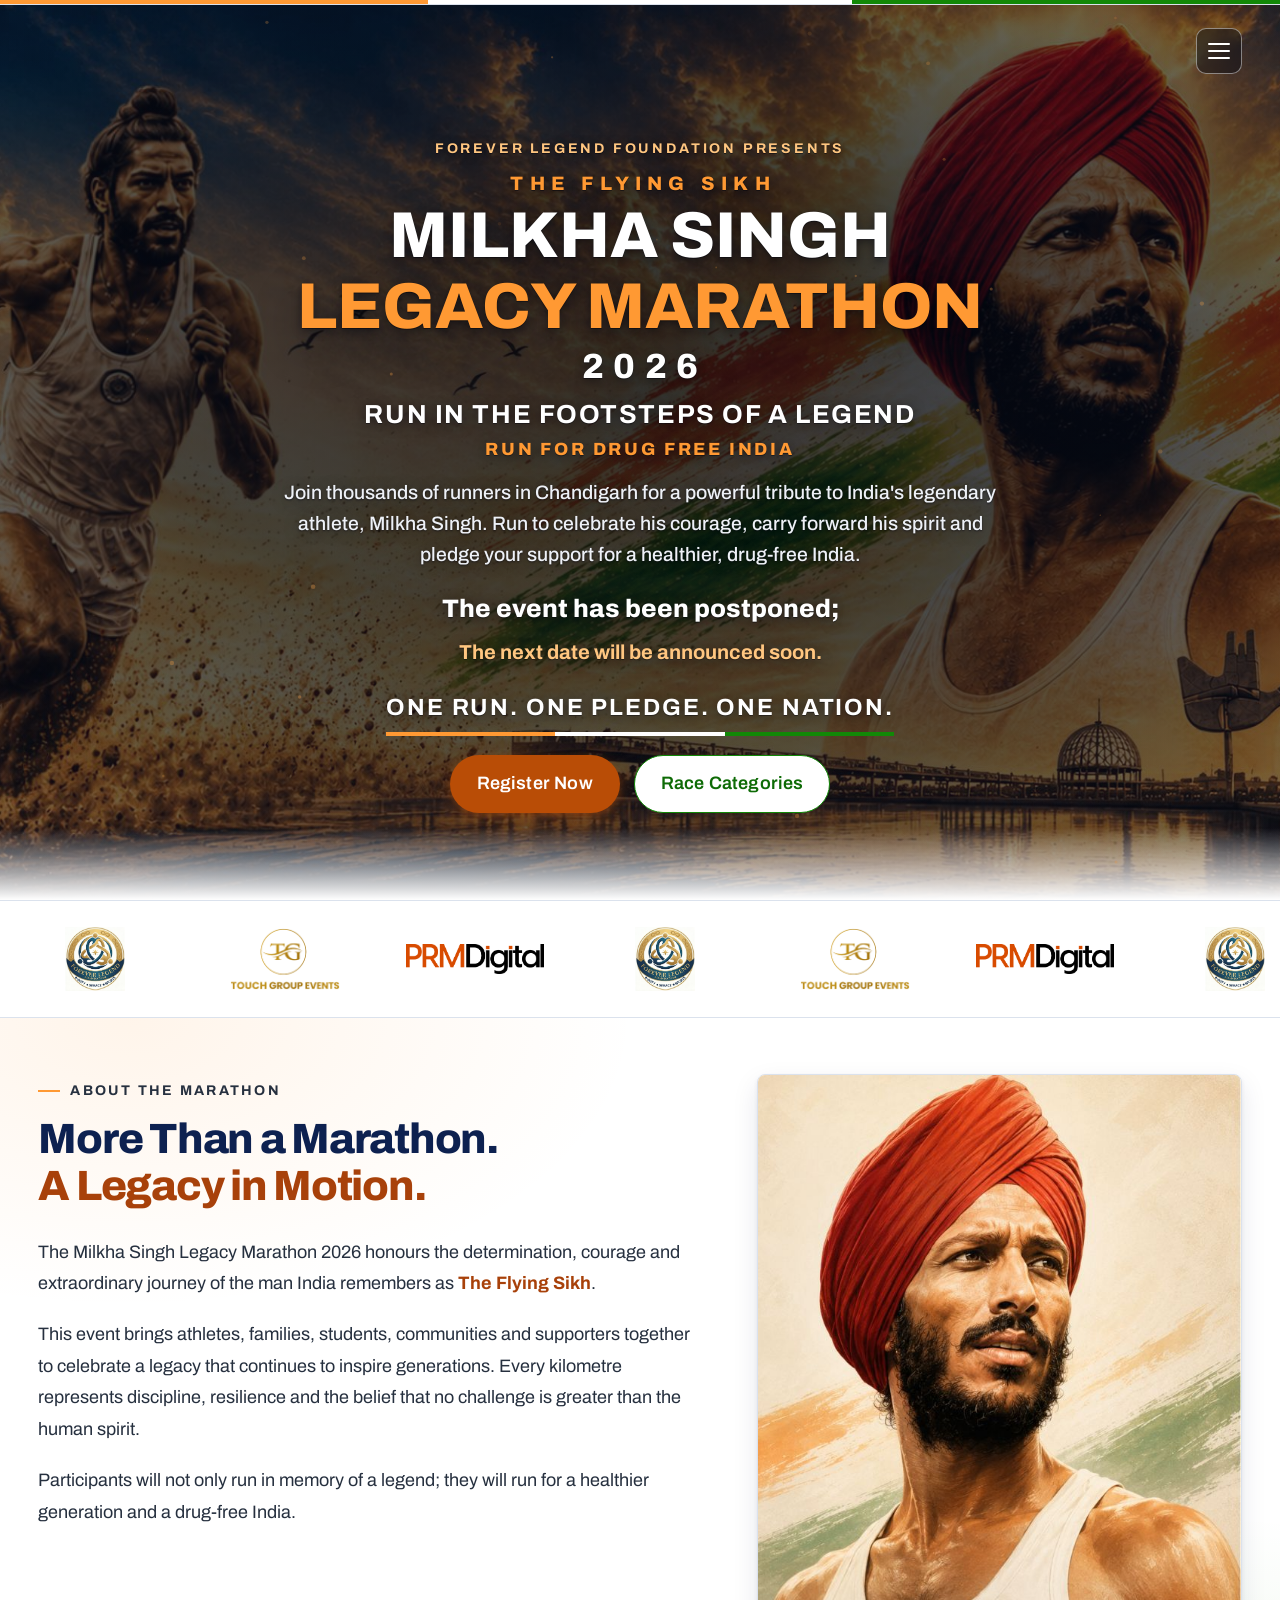
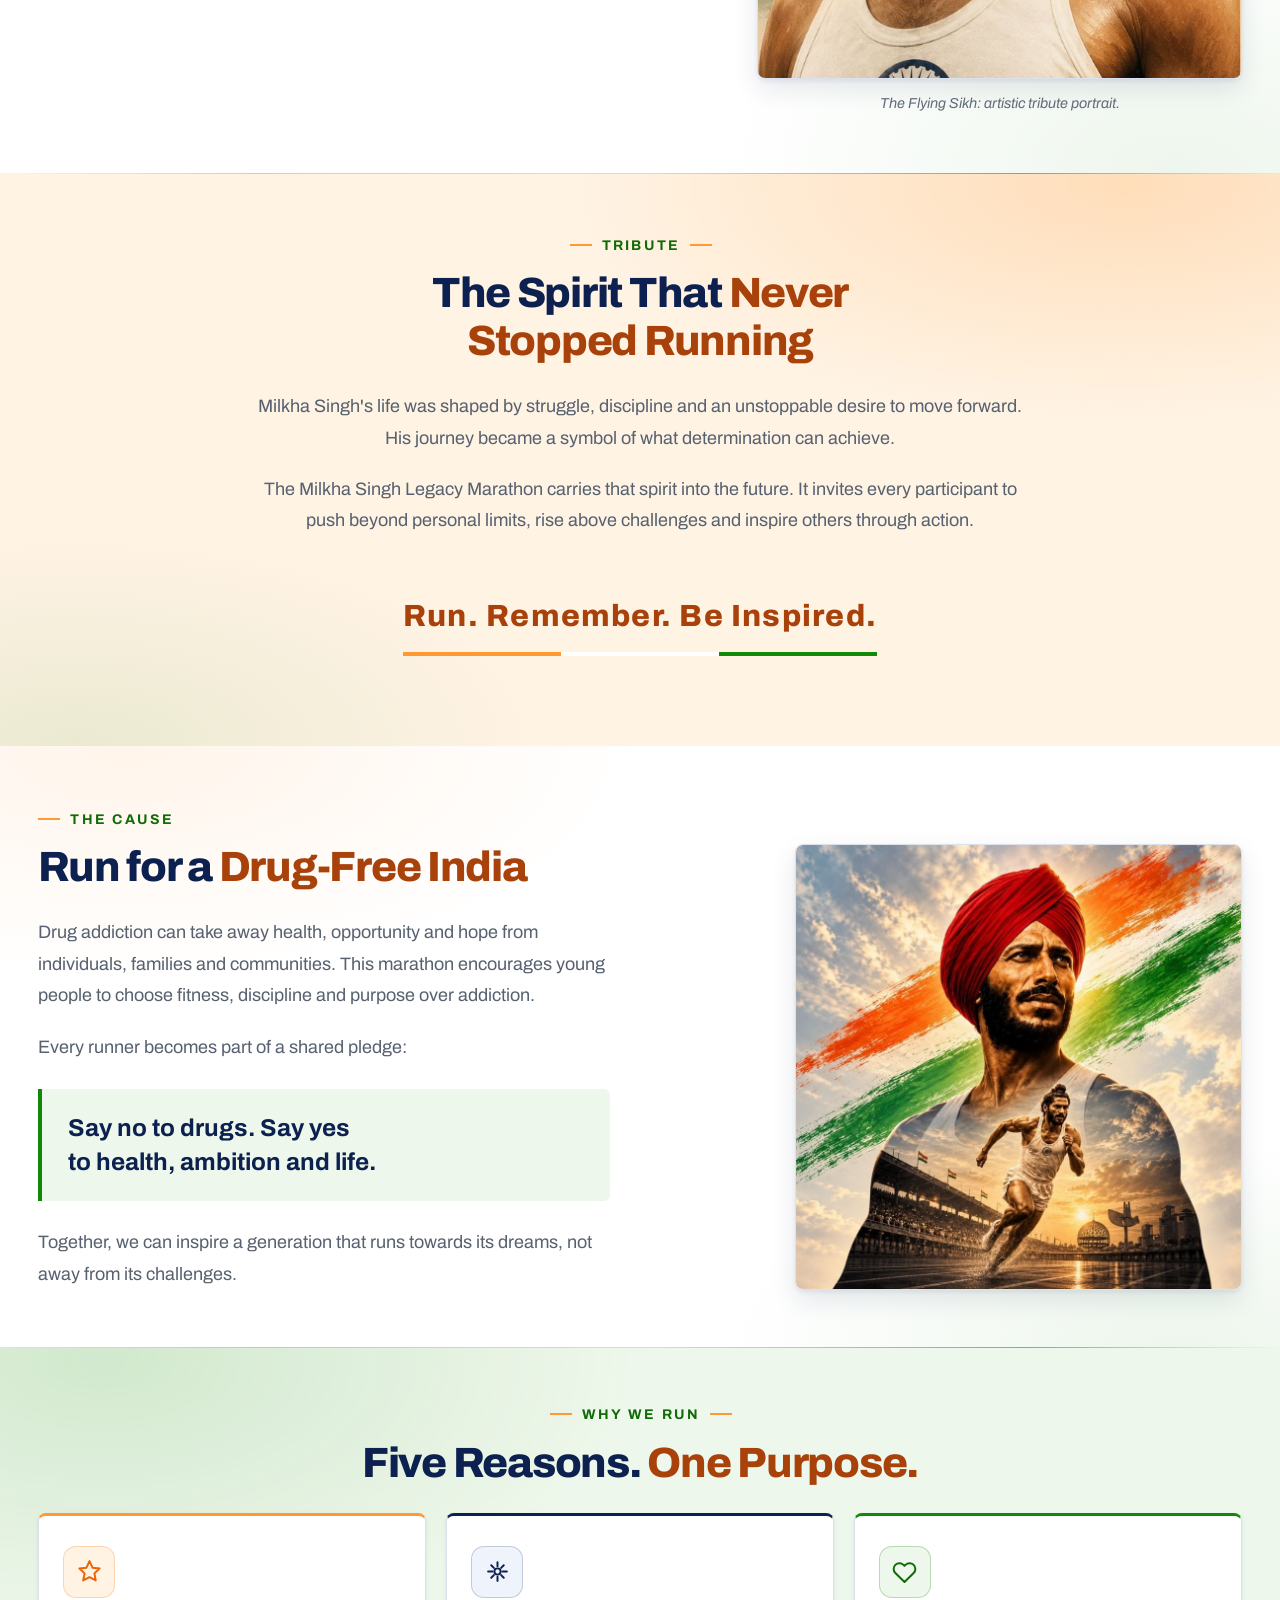
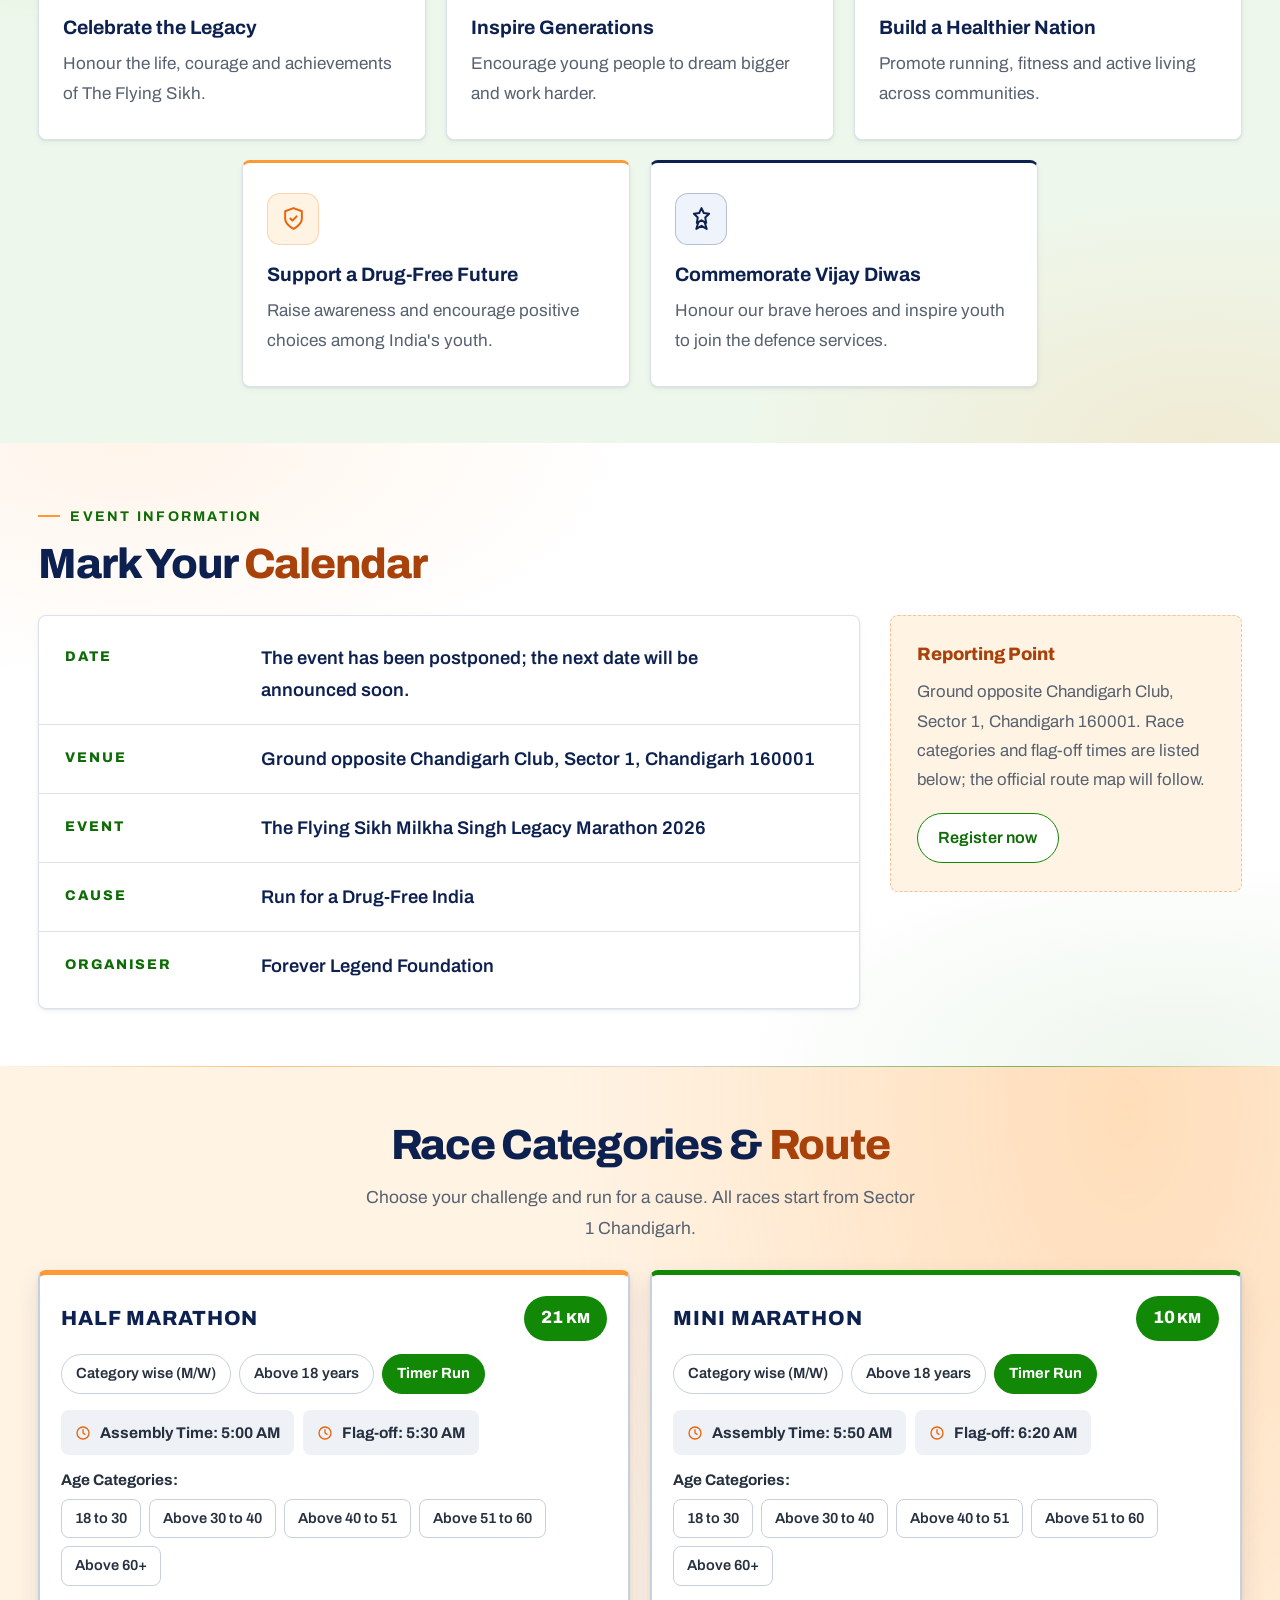
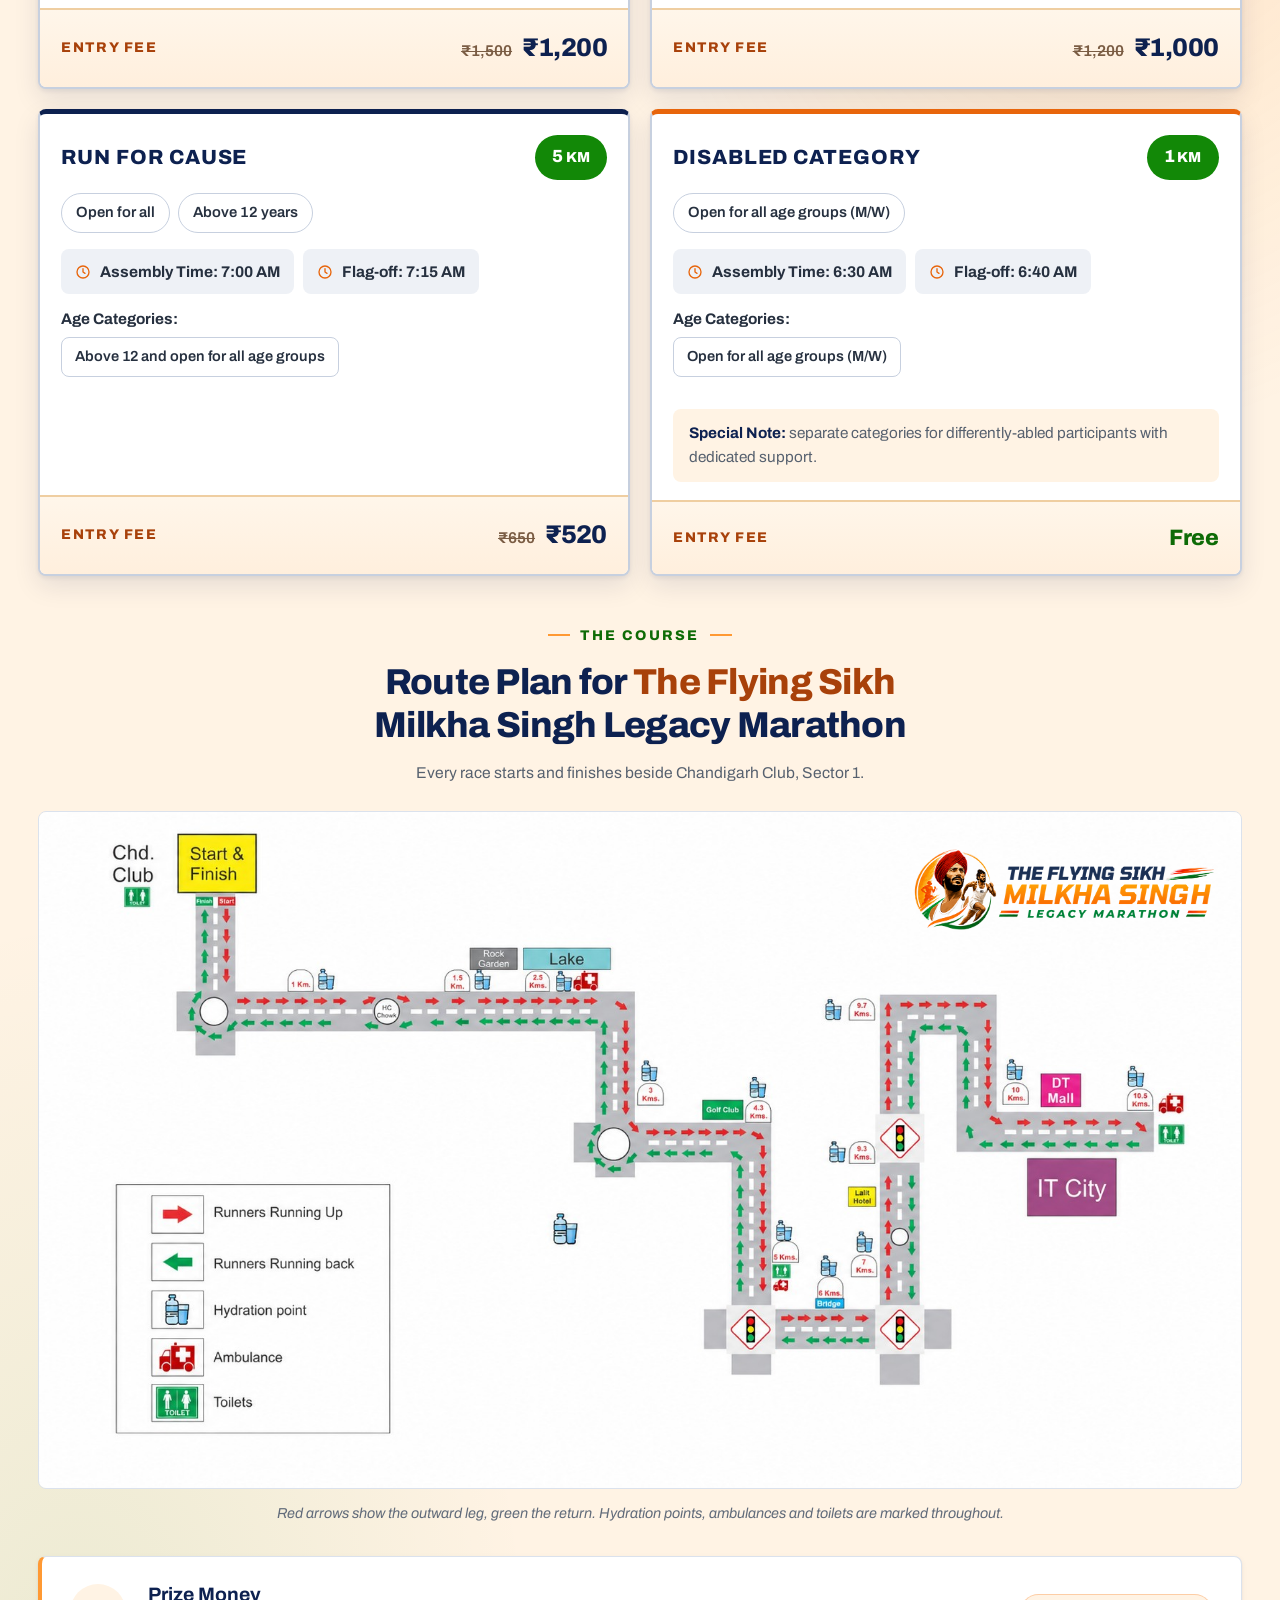
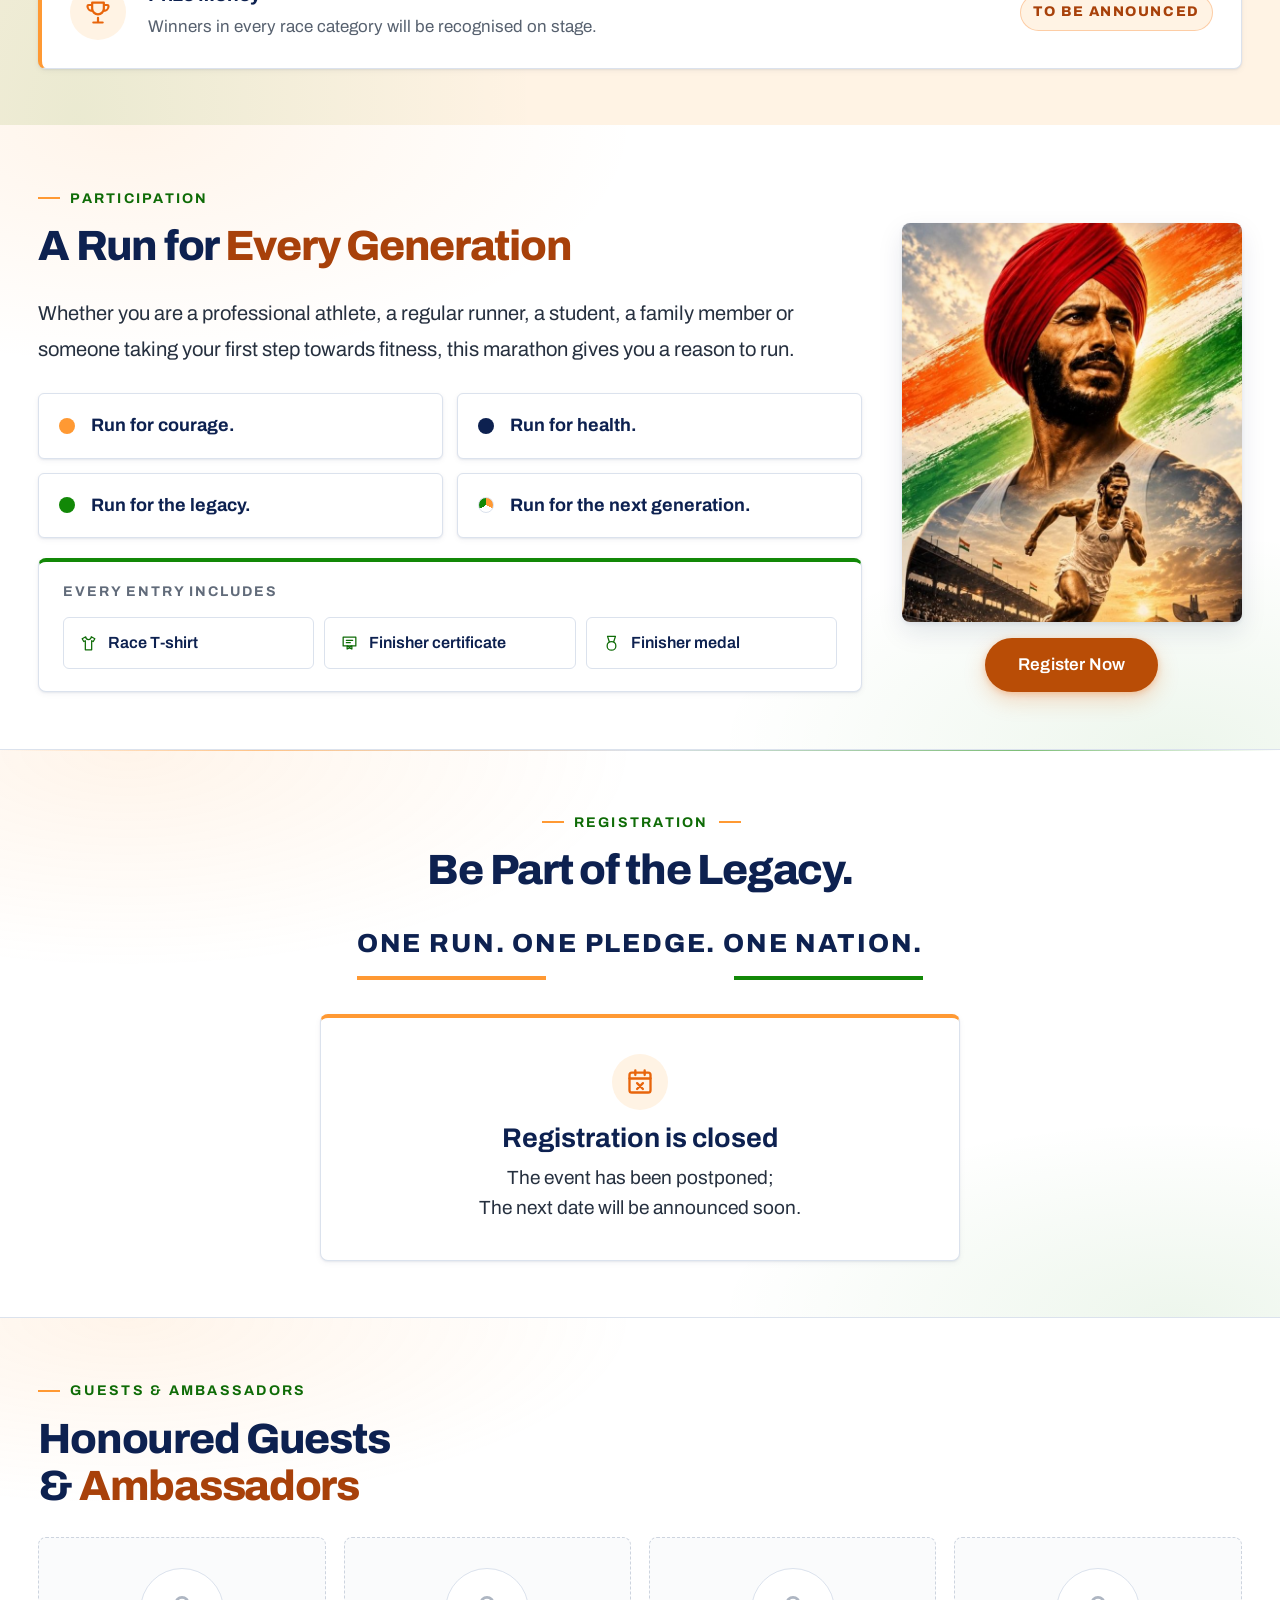
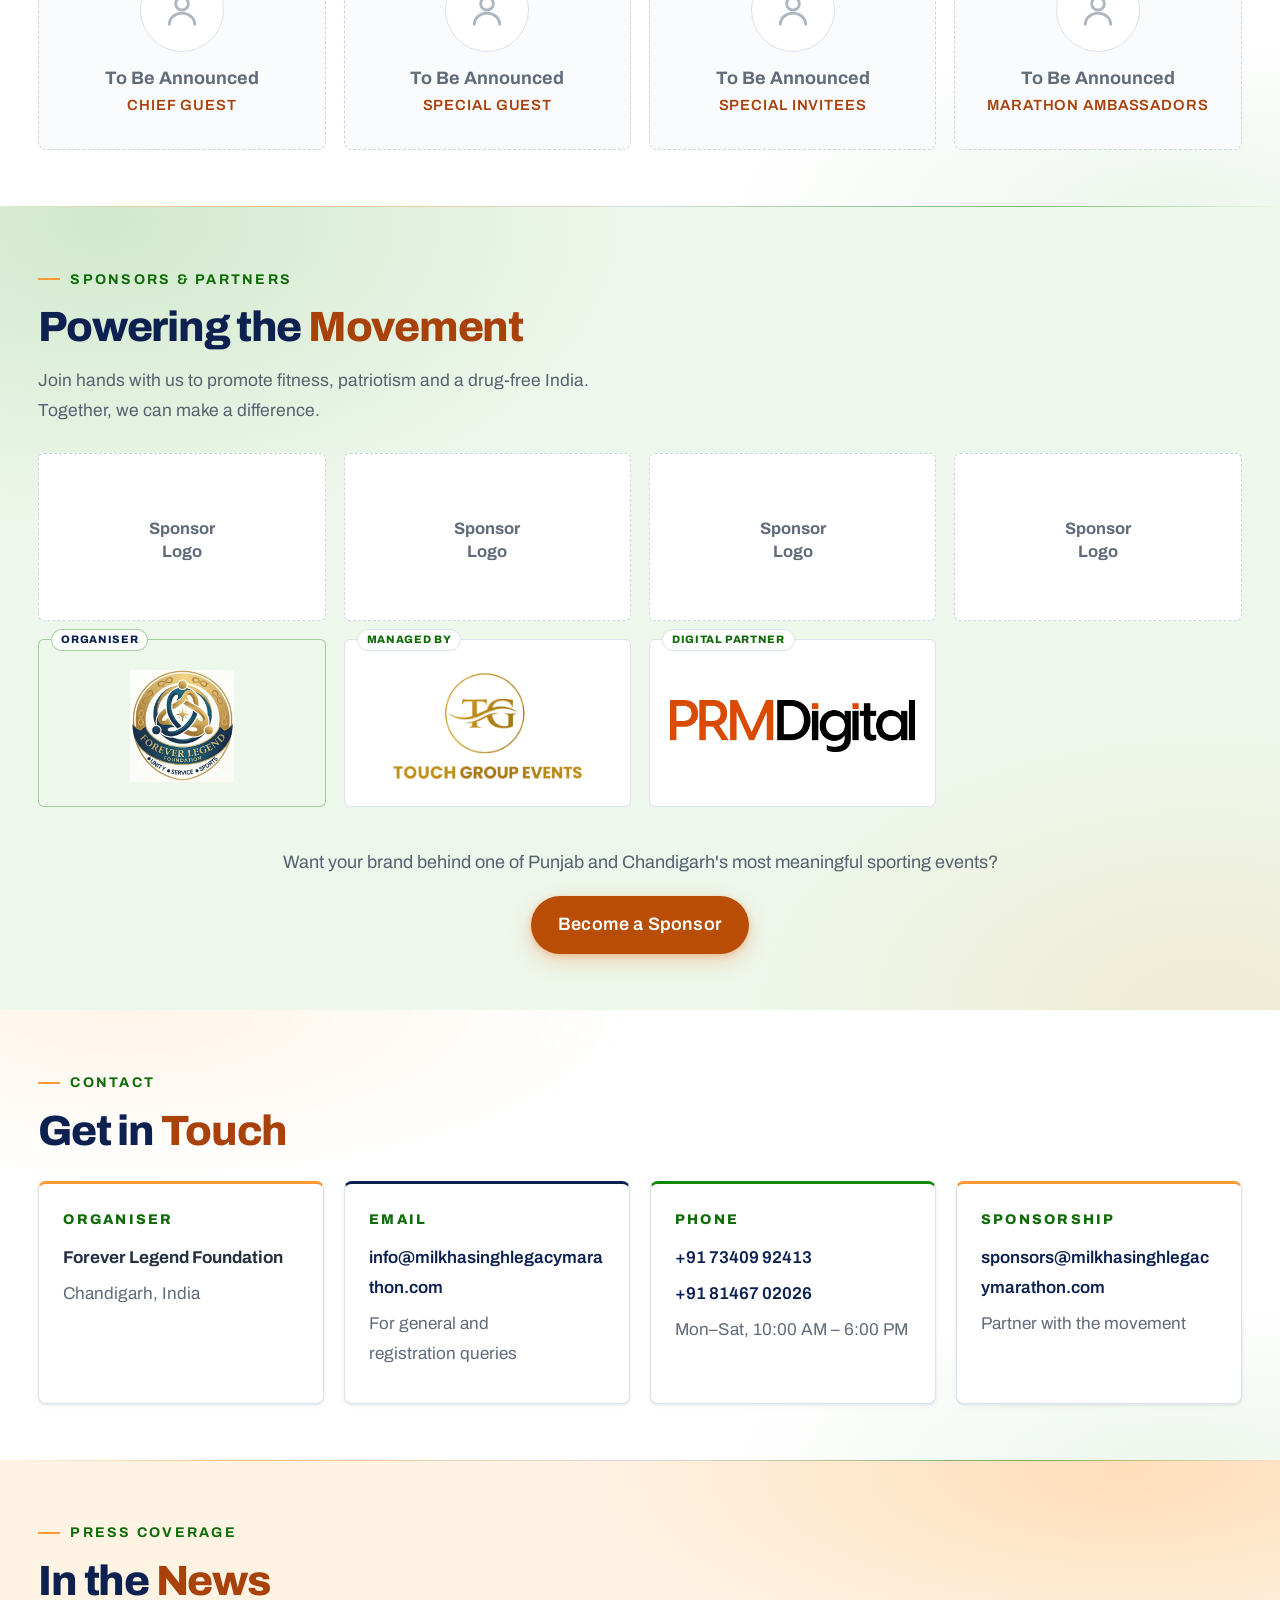
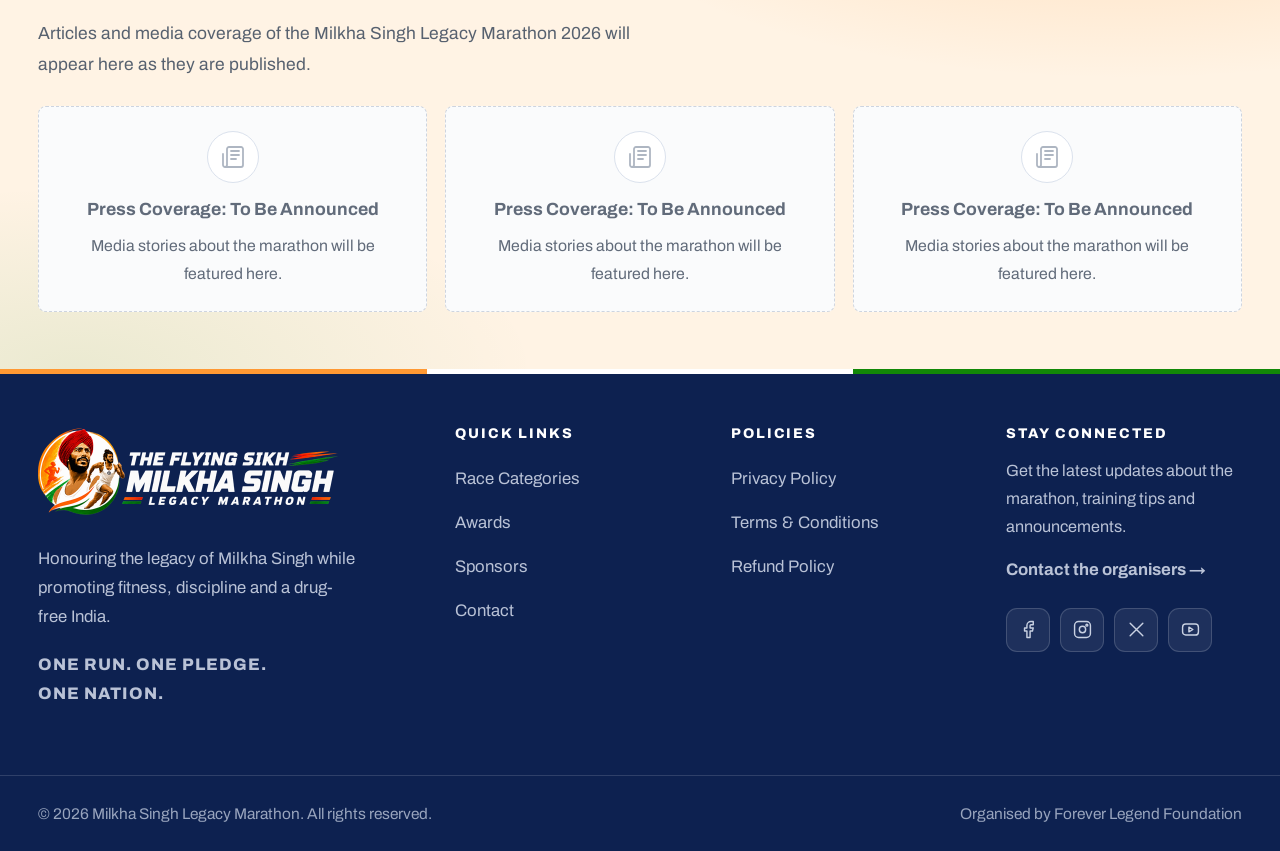
<file: index.html>
<!DOCTYPE html>
<!-- is-postponed: the event is postponed with no new date yet. It hides the date,
     countdown and registration form and shows the postponed notices. Unticking
     "Event postponed" in Admin › Website › Event, fees & media removes it (via
     api/site.php) without a new upload. -->
<html lang="en" class="no-js is-postponed">
<head>
<meta charset="UTF-8" />
<script>document.documentElement.classList.remove('no-js');</script>
<meta name="viewport" content="width=device-width, initial-scale=1.0" />

<title data-e="meta.title">The Flying Sikh Milkha Singh Legacy Marathon 2026 | Run for a Drug-Free India</title>
<meta name="description" content="The Flying Sikh Milkha Singh Legacy Marathon 2026 in Chandigarh. The event has been postponed; the next date will be announced soon." data-e="meta.description" />
<link rel="canonical" href="https://milkhasinghlegacymarathon.com/" />
<meta name="robots" content="index, follow" />
<meta name="google-site-verification" content="74FxEn74v0RXj6IdugDcx6wceZcv3Qr7b_JJGF8b-eE" />
<meta name="theme-color" content="#FF9933" />

<!-- Open Graph -->
<meta property="og:site_name" content="Milkha Singh Legacy Marathon 2026" />
<meta property="og:title" content="The Flying Sikh Milkha Singh Legacy Marathon 2026 | Run for a Drug-Free India" />
<meta property="og:description" content="The event has been postponed; the next date will be announced soon. One Run. One Pledge. One Nation." />
<meta property="og:type" content="website" />
<meta property="og:url" content="https://milkhasinghlegacymarathon.com/" />
<meta property="og:image" content="https://milkhasinghlegacymarathon.com/images/og-banner.svg" />
<meta property="og:image:width" content="1200" />
<meta property="og:image:height" content="630" />
<meta property="og:image:alt" content="The Flying Sikh Milkha Singh Legacy Marathon 2026, Chandigarh" />

<!-- Twitter -->
<meta name="twitter:card" content="summary_large_image" />
<meta name="twitter:title" content="The Flying Sikh Milkha Singh Legacy Marathon 2026 | Run for a Drug-Free India" />
<meta name="twitter:description" content="The event has been postponed; the next date will be announced soon." />
<meta name="twitter:image" content="https://milkhasinghlegacymarathon.com/images/og-banner.svg" />

<link rel="icon" href="images/favicon.png?v=2026" type="image/png" sizes="512x512" />
<link rel="apple-touch-icon" href="images/apple-touch-icon.png?v=2026" />
<link rel="preconnect" href="https://fonts.googleapis.com" />
<link rel="preconnect" href="https://fonts.gstatic.com" crossorigin />
<link href="https://fonts.googleapis.com/css2?family=Archivo:wght@400;500;600;700;800&display=swap" rel="stylesheet" />
<link rel="stylesheet" href="assets/css/styles.css?v=20260921-1" />
<!-- Content saved in the admin website editor, and the event settings the page
     scripts read (race start, early bird end, fees). Must stay in <head>. -->
<script src="api/site.php?page=index"></script>

<!-- Event schema: this is what makes Google show your date + venue in search results. -->
<script type="application/ld+json">
{
  "@context": "https://schema.org",
  "@type": "SportsEvent",
  "name": "The Flying Sikh Milkha Singh Legacy Marathon 2026",
  "description": "A tribute marathon honouring Milkha Singh, The Flying Sikh, promoting fitness and a drug-free India.",
  "startDate": "2026-12-20T06:00:00+05:30",
  "endDate": "2026-12-20T12:00:00+05:30",
  "eventStatus": "https://schema.org/EventPostponed",
  "eventAttendanceMode": "https://schema.org/OfflineEventAttendanceMode",
  "image": "https://milkhasinghlegacymarathon.com/images/og-banner.svg",
  "url": "https://milkhasinghlegacymarathon.com/",
  "location": {
    "@type": "Place",
    "name": "Ground opposite Chandigarh Club, Sector 1",
    "address": {
      "@type": "PostalAddress",
      "streetAddress": "Ground opposite Chandigarh Club, Sector 1",
      "addressLocality": "Chandigarh",
      "addressRegion": "Chandigarh",
      "postalCode": "160001",
      "addressCountry": "IN"
    }
  },
  "organizer": {
    "@type": "Organization",
    "name": "Forever Legend Foundation",
    "url": "https://milkhasinghlegacymarathon.com/"
  }
}
</script>
</head>
<body>

<a class="skip-link" href="#main" data-e="page.a1">Skip to content</a>

<!-- ============ NAV ============ -->
<!-- is-hero is set here, not only by main.js, so the first paint over the hero
     is already the lone menu button rather than a flash of the full bar. -->
<header class="nav is-hero" id="nav">
  <div class="wrap nav__inner">
    <a class="nav__brand" href="#hero">
      <img class="nav__logo" src="images/logo-lockup-2026.png"
           alt="The Flying Sikh Milkha Singh Legacy Marathon 2026"
           width="900" height="301" data-e="nav.img1" />
    </a>

    <nav class="nav__links" id="navLinks" aria-label="Main">
      <a href="#about" data-e="navLinks.a1">About</a>
      <a href="#tribute" data-e="navLinks.a2">Legacy</a>
      <a href="#cause" data-e="navLinks.a3">The Cause</a>
      <a href="#event-info" data-e="navLinks.a4">Event Info</a>
      <a href="#categories" data-e="navLinks.a5">Categories</a>
      <a href="#categories" data-e="navLinks.a6">Fees</a>
      <a href="#contact" data-e="navLinks.a7">Contact</a>
      <a class="btn btn--sm btn--primary" href="#register" data-e="navLinks.a8">Register Now</a>
    </nav>

    <button class="nav__toggle" id="navToggle" aria-label="Open menu" aria-expanded="false" aria-controls="navLinks">
      <span></span><span></span><span></span>
    </button>
  </div>
</header>

<main id="main">

<!-- ============ HERO ============ -->
<section class="hero" id="hero">
  <!-- Three layers: the still, the video that fades in over it once it is
       actually playing, and the shade the copy is read against. The still stays
       underneath, so anyone who never gets the video — reduced motion, data
       saver, a slow connection, a refused autoplay — sees the hero exactly as
       before. No src in the markup: main.js adds it after the page has loaded,
       so the video never competes with first paint. -->
  <div class="hero__bg" aria-hidden="true"></div>
  <video class="hero__video" id="heroVideo" muted loop playsinline preload="none"
         disablepictureinpicture aria-hidden="true" tabindex="-1"
         data-src="assets/video/hero-loop.mp4?v=20260911-1"></video>
  <div class="hero__shade" aria-hidden="true"></div>
  <canvas class="hero__dust" id="heroDust" aria-hidden="true"></canvas>
  <div class="wrap hero__inner">
    <div class="hero__panel">

    <p class="hero__eyebrow" data-e="hero.p1">Forever Legend Foundation Presents</p>

    <h1 class="hero__title" data-e="hero.h11">
      <span class="hero__flying">The Flying Sikh</span>
      <span>Milkha Singh</span>
      <span class="hero__title--accent">Legacy Marathon</span>
      <span class="hero__year">2026</span>
    </h1>

    <p class="hero__tagline" data-e="hero.p2">Run in the Footsteps of a Legend</p>
    <p class="hero__cause" data-e="hero.p3">Run for Drug Free India</p>

    <p class="hero__lead" data-e="hero.p4">
      Join thousands of runners in Chandigarh for a powerful tribute to India's legendary
      athlete, Milkha Singh. Run to celebrate his courage, carry forward his spirit and
      pledge your support for a healthier, drug-free India.
    </p>

    <div class="hero__meta">
      <div class="hero__meta-item">
        <svg viewBox="0 0 24 24" aria-hidden="true"><path d="M7 2v3M17 2v3M3 9h18M5 5h14a2 2 0 012 2v12a2 2 0 01-2 2H5a2 2 0 01-2-2V7a2 2 0 012-2z"/></svg>
        <time datetime="2026-12-20" data-e="hero.time1"><span class="hero__weekday">Sunday,</span> 20 December 2026</time>
      </div>
      <span class="hero__meta-sep" aria-hidden="true"></span>
      <div class="hero__meta-item" data-e="hero.div1">
        <svg viewBox="0 0 24 24" aria-hidden="true"><path d="M21 10c0 7-9 13-9 13s-9-6-9-13a9 9 0 0118 0z"/><circle cx="12" cy="10" r="3"/></svg>
        Chandigarh
      </div>
    </div>

    <!-- In place of the date line and countdown while postponed. -->
    <p class="hero__postponed postponed-note" data-e="hero.p6">
      <span>The event has been postponed;</span>
      <span>The next date will be announced soon.</span>
    </p>

    <p class="hero__slogan" data-e="hero.p5">One Run. One Pledge. One Nation.</p>

    <div class="hero__cta">
      <a class="btn btn--primary" href="#register" data-e="hero.a1">Register Now</a>
      <a class="btn btn--ghost" href="#categories" data-e="hero.a2">Race Categories</a>
    </div>

    </div><!-- /hero__panel -->

    <!-- Countdown -->
    <div class="countdown" id="countdown" role="group" aria-label="Time remaining until the marathon">
      <div class="countdown__unit"><b data-cd="days" aria-live="polite">--</b><span>Days</span></div>
      <div class="countdown__unit"><b data-cd="hours">--</b><span>Hours</span></div>
      <div class="countdown__unit"><b data-cd="mins">--</b><span>Minutes</span></div>
      <div class="countdown__unit"><b data-cd="secs">--</b><span>Seconds</span></div>
    </div>

  </div>
</section>

<!-- ============ SPONSOR STRIP ============ -->
<!-- Three confirmed logos so far. Add each new one to the FIRST list only, then
     copy that list over the other seven — they must stay identical or the loop
     will visibly jump. The number of copies is fixed at 8 in the CSS. -->
<section class="marquee" aria-label="Sponsors and partners">
  <div class="marquee__track" data-e-list="marquee">
    <ul class="marquee__set">
        <li><img src="images/sponsor-forever-legend.jpg" alt="Forever Legend Foundation" width="723" height="777" loading="lazy" decoding="async" /></li>
        <li><img src="images/sponsor-touch-group-events.png?v=2" alt="Touch Group Events" width="1834" height="1051" loading="lazy" decoding="async" /></li>
        <li><img src="images/sponsor-prm-digital.png" alt="PRM Digital" width="1716" height="367" loading="lazy" decoding="async" /></li>
    </ul>
    <ul class="marquee__set" aria-hidden="true">
        <li><img src="images/sponsor-forever-legend.jpg" alt="" width="723" height="777" aria-hidden="true" loading="lazy" decoding="async" /></li>
        <li><img src="images/sponsor-touch-group-events.png?v=2" alt="" width="1834" height="1051" aria-hidden="true" loading="lazy" decoding="async" /></li>
        <li><img src="images/sponsor-prm-digital.png" alt="" width="1716" height="367" aria-hidden="true" loading="lazy" decoding="async" /></li>
    </ul>
    <ul class="marquee__set" aria-hidden="true">
        <li><img src="images/sponsor-forever-legend.jpg" alt="" width="723" height="777" aria-hidden="true" loading="lazy" decoding="async" /></li>
        <li><img src="images/sponsor-touch-group-events.png?v=2" alt="" width="1834" height="1051" aria-hidden="true" loading="lazy" decoding="async" /></li>
        <li><img src="images/sponsor-prm-digital.png" alt="" width="1716" height="367" aria-hidden="true" loading="lazy" decoding="async" /></li>
    </ul>
    <ul class="marquee__set" aria-hidden="true">
        <li><img src="images/sponsor-forever-legend.jpg" alt="" width="723" height="777" aria-hidden="true" loading="lazy" decoding="async" /></li>
        <li><img src="images/sponsor-touch-group-events.png?v=2" alt="" width="1834" height="1051" aria-hidden="true" loading="lazy" decoding="async" /></li>
        <li><img src="images/sponsor-prm-digital.png" alt="" width="1716" height="367" aria-hidden="true" loading="lazy" decoding="async" /></li>
    </ul>
    <ul class="marquee__set" aria-hidden="true">
        <li><img src="images/sponsor-forever-legend.jpg" alt="" width="723" height="777" aria-hidden="true" loading="lazy" decoding="async" /></li>
        <li><img src="images/sponsor-touch-group-events.png?v=2" alt="" width="1834" height="1051" aria-hidden="true" loading="lazy" decoding="async" /></li>
        <li><img src="images/sponsor-prm-digital.png" alt="" width="1716" height="367" aria-hidden="true" loading="lazy" decoding="async" /></li>
    </ul>
    <ul class="marquee__set" aria-hidden="true">
        <li><img src="images/sponsor-forever-legend.jpg" alt="" width="723" height="777" aria-hidden="true" loading="lazy" decoding="async" /></li>
        <li><img src="images/sponsor-touch-group-events.png?v=2" alt="" width="1834" height="1051" aria-hidden="true" loading="lazy" decoding="async" /></li>
        <li><img src="images/sponsor-prm-digital.png" alt="" width="1716" height="367" aria-hidden="true" loading="lazy" decoding="async" /></li>
    </ul>
    <ul class="marquee__set" aria-hidden="true">
        <li><img src="images/sponsor-forever-legend.jpg" alt="" width="723" height="777" aria-hidden="true" loading="lazy" decoding="async" /></li>
        <li><img src="images/sponsor-touch-group-events.png?v=2" alt="" width="1834" height="1051" aria-hidden="true" loading="lazy" decoding="async" /></li>
        <li><img src="images/sponsor-prm-digital.png" alt="" width="1716" height="367" aria-hidden="true" loading="lazy" decoding="async" /></li>
    </ul>
    <ul class="marquee__set" aria-hidden="true">
        <li><img src="images/sponsor-forever-legend.jpg" alt="" width="723" height="777" aria-hidden="true" loading="lazy" decoding="async" /></li>
        <li><img src="images/sponsor-touch-group-events.png?v=2" alt="" width="1834" height="1051" aria-hidden="true" loading="lazy" decoding="async" /></li>
        <li><img src="images/sponsor-prm-digital.png" alt="" width="1716" height="367" aria-hidden="true" loading="lazy" decoding="async" /></li>
    </ul>
  </div>
</section>

<!-- ============ ABOUT ============ -->
<section class="section" id="about">
  <div class="wrap">
    <div class="about__grid">
      <div class="about__copy">
        <p class="section__eyebrow" data-e="about.p1">About the Marathon</p>
        <h2 class="section__title" data-e="about.h21">More Than a Marathon. <span class="accent">A Legacy in Motion.</span></h2>

        <p data-e="about.p2">
          The Milkha Singh Legacy Marathon 2026 honours the determination, courage and
          extraordinary journey of the man India remembers as <strong>The Flying Sikh</strong>.
        </p>
        <p data-e="about.p3">
          This event brings athletes, families, students, communities and supporters together
          to celebrate a legacy that continues to inspire generations. Every kilometre
          represents discipline, resilience and the belief that no challenge is greater than
          the human spirit.
        </p>
        <p data-e="about.p4">
          Participants will not only run in memory of a legend; they will run for a healthier
          generation and a drug-free India.
        </p>
      </div>

      <figure class="about__media">
        <img src="images/milkha-portrait.jpg"
             alt="Artistic tribute portrait of Milkha Singh, The Flying Sikh, wearing a red turban against a tricolor brushstroke background"
             width="640" height="800" loading="lazy" decoding="async" data-e="about.img1" />
        <figcaption data-e="about.figcaption1">The Flying Sikh: artistic tribute portrait.</figcaption>
      </figure>
    </div>
  </div>
</section>

<!-- ============ TRIBUTE ============ -->
<section class="section section--alt" id="tribute">
  <div class="wrap tribute">
    <p class="section__eyebrow" data-e="tribute.p1">Tribute</p>
    <h2 class="section__title" data-e="tribute.h21">The Spirit That <span class="accent">Never Stopped Running</span></h2>

    <div class="tribute__copy">
      <p data-e="tribute.p2">
        Milkha Singh's life was shaped by struggle, discipline and an unstoppable desire to
        move forward. His journey became a symbol of what determination can achieve.
      </p>
      <p data-e="tribute.p3">
        The Milkha Singh Legacy Marathon carries that spirit into the future. It invites every
        participant to push beyond personal limits, rise above challenges and inspire others
        through action.
      </p>
    </div>

    <p class="tribute__slogan" data-e="tribute.p4">Run. Remember. Be Inspired.</p>
  </div>
</section>

<!-- ============ CAUSE ============ -->
<section class="section" id="cause">
  <div class="wrap">
    <p class="section__eyebrow" data-e="cause.p1">The Cause</p>

    <div class="cause__grid">
      <div class="cause__copy">
        <!-- Non-breaking hyphen: balancing the two lines was splitting the compound
         as "Drug-" / "Free India". -->
    <h2 class="section__title" data-e="cause.h21">Run for a <span class="accent">Drug&#8209;Free India</span></h2>
        <p data-e="cause.p2">
          Drug addiction can take away health, opportunity and hope from individuals, families
          and communities. This marathon encourages young people to choose fitness, discipline
          and purpose over addiction.
        </p>
        <p data-e="cause.p3">Every runner becomes part of a shared pledge:</p>

        <blockquote class="pledge" data-e="cause.blockquote1">
          Say no to drugs. Say yes to health, ambition and life.
        </blockquote>

        <p data-e="cause.p4">
          Together, we can inspire a generation that runs towards its dreams, not away from its
          challenges.
        </p>
      </div>

      <figure class="cause__media">
        <img src="images/cause-legacy.jpg"
             alt="Milkha Singh in a red turban against the tricolour, with a runner in mid-stride across a stadium and the Chandigarh skyline at sunrise below him"
             width="900" height="900" loading="lazy" decoding="async" data-e="cause.img1" />
      </figure>
    </div>
  </div>
</section>

<!-- ============ PURPOSE CARDS ============ -->
<section class="section section--alt-green" id="purpose">
  <div class="wrap">
    <p class="section__eyebrow" data-e="purpose.p1">Why We Run</p>
    <h2 class="section__title" data-e="purpose.h21">Five Reasons. <span class="accent">One Purpose.</span></h2>

    <div class="cards">
      <article class="card">
        <div class="card__icon" aria-hidden="true">
          <svg viewBox="0 0 24 24"><path d="M12 2l2.9 6.3 6.8.8-5 4.7 1.3 6.8L12 17.3 5.9 20.6 7.3 13.8l-5-4.7 6.8-.8z"/></svg>
        </div>
        <h3 data-e="purpose.h31">Celebrate the Legacy</h3>
        <p data-e="purpose.p2">Honour the life, courage and achievements of The Flying Sikh.</p>
      </article>

      <article class="card">
        <div class="card__icon" aria-hidden="true">
          <svg viewBox="0 0 24 24"><path d="M12 3v4M12 17v4M3 12h4M17 12h4M6 6l2.5 2.5M15.5 15.5L18 18M18 6l-2.5 2.5M8.5 15.5L6 18"/><circle cx="12" cy="12" r="3"/></svg>
        </div>
        <h3 data-e="purpose.h32">Inspire Generations</h3>
        <p data-e="purpose.p3">Encourage young people to dream bigger and work harder.</p>
      </article>

      <article class="card">
        <div class="card__icon" aria-hidden="true">
          <svg viewBox="0 0 24 24"><path d="M20.8 5.6a5.5 5.5 0 00-7.8 0L12 6.6l-1-1a5.5 5.5 0 00-7.8 7.8l1 1L12 22l7.8-7.6 1-1a5.5 5.5 0 000-7.8z"/></svg>
        </div>
        <h3 data-e="purpose.h33">Build a Healthier Nation</h3>
        <p data-e="purpose.p4">Promote running, fitness and active living across communities.</p>
      </article>

      <article class="card">
        <div class="card__icon" aria-hidden="true">
          <svg viewBox="0 0 24 24"><path d="M12 22s8-4 8-10V5l-8-3-8 3v7c0 6 8 10 8 10z"/><path d="M9 12l2 2 4-4"/></svg>
        </div>
        <h3 data-e="purpose.h34">Support a Drug-Free Future</h3>
        <p data-e="purpose.p5">Raise awareness and encourage positive choices among India's youth.</p>
      </article>

      <article class="card card--vijay">
        <div class="card__icon" aria-hidden="true">
          <svg viewBox="0 0 24 24"><path d="M12 2l2.2 4.7 5.1.7-3.7 3.7.9 5.1L12 13.7 7.5 16.2l.9-5.1L4.7 7.4l5.1-.7z"/><path d="M9 15.5L7 22l5-3 5 3-2-6.5"/></svg>
        </div>
        <h3 data-e="purpose.h35">Commemorate Vijay Diwas</h3>
        <p data-e="purpose.p6">Honour our brave heroes and inspire youth to join the defence services.</p>
      </article>
    </div>
  </div>
</section>

<!-- ============ EVENT INFO ============ -->
<section class="section" id="event-info">
  <div class="wrap">
    <p class="section__eyebrow" data-e="event-info.p1">Event Information</p>
    <h2 class="section__title" data-e="event-info.h21">Mark Your <span class="accent">Calendar</span></h2>

    <div class="info">
      <dl class="info__list">
        <div class="info__row">
          <dt data-e="event-info.dt1">Date</dt>
          <dd class="when-scheduled" data-e="event-info.dd1">Sunday, 20 December 2026</dd>
          <dd class="when-postponed" data-e="event-info.dd6">The event has been postponed; the next date will be announced soon.</dd>
        </div>
        <div class="info__row">
          <dt data-e="event-info.dt2">Venue</dt>
          <dd data-e="event-info.dd2">Ground opposite Chandigarh Club, Sector 1, Chandigarh 160001</dd>
        </div>
        <div class="info__row">
          <dt data-e="event-info.dt3">Event</dt>
          <dd data-e="event-info.dd3">The Flying Sikh Milkha Singh Legacy Marathon 2026</dd>
        </div>
        <div class="info__row">
          <dt data-e="event-info.dt4">Cause</dt>
          <dd data-e="event-info.dd4">Run for a Drug-Free India</dd>
        </div>
        <div class="info__row">
          <dt data-e="event-info.dt5">Organiser</dt>
          <dd data-e="event-info.dd5">Forever Legend Foundation</dd>
        </div>
      </dl>

      <aside class="info__note">
        <h3 data-e="event-info.h31">Reporting Point</h3>
        <p data-e="event-info.p2">
          Ground opposite Chandigarh Club, Sector 1, Chandigarh 160001. Race categories and
          flag-off times are listed below; the official route map will follow.
        </p>
        <a class="btn btn--ghost btn--sm" href="#register" data-e="event-info.a1">Register now</a>
      </aside>
    </div>
  </div>
</section>

<!-- ============ RACE CATEGORIES ============ -->
<section class="section section--alt" id="categories">
  <div class="wrap">
    <h2 class="section__title" data-e="categories.h21">Race Categories &amp; <span class="accent">Route</span></h2>
    <p class="section__sub" data-e="categories.p1">
      Choose your challenge and run for a cause. All races start from Sector 1 Chandigarh.
    </p>

    <p class="offer" data-e="categories.p2">
      <span class="offer__text">Early bird: Get up to <span class="offer__nowrap"><b>&#8377;300</b> discount</span></span>
      <span class="offer__until">Till 7 October 2026</span>
    </p>

    <div class="race-grid">

      <article class="race-card">
        <header class="race-card__head">
          <h3 data-e="header.h31">Half Marathon</h3>
          <span class="race-card__dist" data-e="header.span1">21<span>KM</span></span>
        </header>

        <ul class="race-card__tags">
          <li data-e="categories.li1">Category wise (M/W)</li>
          <li data-e="categories.li2">Above 18 years</li>
          <li class="is-live" data-e="categories.li3">Timer Run</li>
        </ul>

        <ul class="race-card__times">
          <li data-e="categories.li4">
            <svg viewBox="0 0 24 24" aria-hidden="true"><circle cx="12" cy="12" r="9"/><path d="M12 7v5l3 2"/></svg>
            Assembly Time: 5:00 AM
          </li>
          <li data-e="categories.li5">
            <svg viewBox="0 0 24 24" aria-hidden="true"><circle cx="12" cy="12" r="9"/><path d="M12 7v5l3 2"/></svg>
            Flag-off: 5:30 AM
          </li>
        </ul>

        <div class="race-card__ages">
          <h4 data-e="categories.h41">Age Categories:</h4>
          <ul>
            <li data-e="categories.li6">18 to 30</li>
            <li data-e="categories.li7">Above 30 to 40</li>
            <li data-e="categories.li8">Above 40 to 51</li>
            <li data-e="categories.li9">Above 51 to 60</li>
            <li data-e="categories.li10">Above 60+</li>
          </ul>
        </div>

        <p class="race-card__fee" data-e="categories.p3">
          <span class="race-card__fee-label">Entry fee</span>
          <span class="race-card__fee-amt"><s>&#8377;1,500</s><b>&#8377;1,200</b></span>
        </p>
      </article>

      <article class="race-card race-card--mini">
        <header class="race-card__head">
          <h3 data-e="header.h32">Mini Marathon</h3>
          <span class="race-card__dist" data-e="header.span2">10<span>KM</span></span>
        </header>

        <ul class="race-card__tags">
          <li data-e="categories.li11">Category wise (M/W)</li>
          <li data-e="categories.li12">Above 18 years</li>
          <li class="is-live" data-e="categories.li13">Timer Run</li>
        </ul>

        <ul class="race-card__times">
          <li data-e="categories.li14">
            <svg viewBox="0 0 24 24" aria-hidden="true"><circle cx="12" cy="12" r="9"/><path d="M12 7v5l3 2"/></svg>
            Assembly Time: 5:50 AM
          </li>
          <li data-e="categories.li15">
            <svg viewBox="0 0 24 24" aria-hidden="true"><circle cx="12" cy="12" r="9"/><path d="M12 7v5l3 2"/></svg>
            Flag-off: 6:20 AM
          </li>
        </ul>

        <div class="race-card__ages">
          <h4 data-e="categories.h42">Age Categories:</h4>
          <ul>
            <li data-e="categories.li16">18 to 30</li>
            <li data-e="categories.li17">Above 30 to 40</li>
            <li data-e="categories.li18">Above 40 to 51</li>
            <li data-e="categories.li19">Above 51 to 60</li>
            <li data-e="categories.li20">Above 60+</li>
          </ul>
        </div>

        <p class="race-card__fee" data-e="categories.p4">
          <span class="race-card__fee-label">Entry fee</span>
          <span class="race-card__fee-amt"><s>&#8377;1,200</s><b>&#8377;1,000</b></span>
        </p>
      </article>

      <article class="race-card race-card--cause">
        <header class="race-card__head">
          <h3 data-e="header.h33">Run for Cause</h3>
          <span class="race-card__dist" data-e="header.span3">5<span>KM</span></span>
        </header>

        <ul class="race-card__tags">
          <li data-e="categories.li21">Open for all</li>
          <li data-e="categories.li22">Above 12 years</li>
        </ul>

        <ul class="race-card__times">
          <li data-e="categories.li23">
            <svg viewBox="0 0 24 24" aria-hidden="true"><circle cx="12" cy="12" r="9"/><path d="M12 7v5l3 2"/></svg>
            Assembly Time: 7:00 AM
          </li>
          <li data-e="categories.li24">
            <svg viewBox="0 0 24 24" aria-hidden="true"><circle cx="12" cy="12" r="9"/><path d="M12 7v5l3 2"/></svg>
            Flag-off: 7:15 AM
          </li>
        </ul>

        <div class="race-card__ages">
          <h4 data-e="categories.h43">Age Categories:</h4>
          <ul>
            <li data-e="categories.li25">Above 12 and open for all age groups</li>
          </ul>
        </div>

        <p class="race-card__fee" data-e="categories.p5">
          <span class="race-card__fee-label">Entry fee</span>
          <span class="race-card__fee-amt"><s>&#8377;650</s><b>&#8377;520</b></span>
        </p>
      </article>

      <article class="race-card race-card--para">
        <header class="race-card__head">
          <h3 data-e="header.h34">Disabled Category</h3>
          <span class="race-card__dist" data-e="header.span4">1<span>KM</span></span>
        </header>

        <ul class="race-card__tags">
          <li data-e="categories.li26">Open for all age groups (M/W)</li>
        </ul>

        <ul class="race-card__times">
          <li data-e="categories.li27">
            <svg viewBox="0 0 24 24" aria-hidden="true"><circle cx="12" cy="12" r="9"/><path d="M12 7v5l3 2"/></svg>
            Assembly Time: 6:30 AM
          </li>
          <li data-e="categories.li28">
            <svg viewBox="0 0 24 24" aria-hidden="true"><circle cx="12" cy="12" r="9"/><path d="M12 7v5l3 2"/></svg>
            Flag-off: 6:40 AM
          </li>
        </ul>

        <div class="race-card__ages">
          <h4 data-e="categories.h44">Age Categories:</h4>
          <ul>
            <li data-e="categories.li29">Open for all age groups (M/W)</li>
          </ul>
        </div>

        <p class="race-card__note" data-e="categories.p6">
          <strong>Special Note:</strong> separate categories for differently-abled participants
          with dedicated support.
        </p>

        <p class="race-card__fee" data-e="categories.p7">
          <span class="race-card__fee-label">Entry fee</span>
          <span class="race-card__fee-amt"><b class="is-free">Free</b></span>
        </p>
      </article>

    </div>

    <div class="route__head">
      <span class="route__eyebrow" data-e="categories.span1">The Course</span>
      <h3 class="route__title" data-e="categories.h31">Route Plan for <span class="accent">The Flying Sikh</span> Milkha Singh Legacy Marathon</h3>
      <p class="route__note" data-e="categories.p8">Every race starts and finishes beside Chandigarh Club, Sector 1.</p>
    </div>

    <figure class="route">
      <div class="route__map">
        <img src="images/route-map.jpg"
             alt="Route map. Start and finish beside Chandigarh Club, out past Rock Garden and the Lake through HC Chowk, on by the Golf Club and the Bridge, then round to DT Mall and IT City. Red arrows show the outward leg and green the return. Hydration points, ambulances, toilets and traffic signals are marked, with distance markers from 1 km to 10.5 km."
             width="1672" height="941" loading="lazy" decoding="async" data-e="categories.img1" />
        <img class="route__logo" src="images/logo-lockup-2026.png" alt=""
             width="900" height="301" loading="lazy" decoding="async" data-e="categories.img2" />
      </div>
      <figcaption data-e="categories.figcaption1">
        Red arrows show the outward leg, green the return. Hydration points,
        ambulances and toilets are marked throughout.
      </figcaption>
    </figure>

    <div class="prize" id="awards">
      <div class="prize__icon" aria-hidden="true">
        <svg viewBox="0 0 24 24"><path d="M8 21h8M12 17v4M7 4h10v5a5 5 0 01-10 0zM7 6H4a1 1 0 00-1 1c0 2.2 1.8 4 4 4M17 6h3a1 1 0 011 1c0 2.2-1.8 4-4 4"/></svg>
      </div>
      <div class="prize__copy">
        <h3 data-e="awards.h31">Prize Money</h3>
        <p data-e="awards.p1">
          Winners in every race category will be recognised on stage.
        </p>
      </div>
      <span class="card__badge" data-e="awards.span1">To be announced</span>
    </div>
  </div>
</section>

<!-- ============ ENTRY FEES ============ -->
<section class="section" id="participation">
  <div class="wrap">
    <p class="section__eyebrow" data-e="participation.p1">Participation</p>

    <div class="fees">
      <div class="fees__main participation">
        <h2 class="section__title" data-e="participation.h21">A Run for <span class="accent">Every Generation</span></h2>
        <p class="lead" data-e="participation.p2">
          Whether you are a professional athlete, a regular runner, a student, a family member
          or someone taking your first step towards fitness, this marathon gives you a reason
          to run.
        </p>

        <ul class="reasons">
          <li data-e="participation.li1">Run for courage.</li>
          <li data-e="participation.li2">Run for health.</li>
          <li data-e="participation.li3">Run for the legacy.</li>
          <li data-e="participation.li4">Run for the next generation.</li>
        </ul>

        <div class="fees__includes">
        <h3 data-e="participation.h31">Every entry includes</h3>
          <ul>
            <li data-e="participation.li5">
              <svg viewBox="0 0 24 24" aria-hidden="true"><path d="M8.5 3.5 4 6l2 3.5 2-1V20h8V8.5l2 1L20 6l-4.5-2.5a3.5 3.5 0 0 1-7 0Z"/></svg>
              Race T-shirt
            </li>
            <li data-e="participation.li6">
              <svg viewBox="0 0 24 24" aria-hidden="true"><path d="M4 4h16v11H4z"/><path d="M8 8h8M8 11h5"/><path d="M9 19v-4l3 1.6L15 15v4l-3-1.5Z"/></svg>
              Finisher certificate
            </li>
            <li data-e="participation.li7">
              <svg viewBox="0 0 24 24" aria-hidden="true"><circle cx="12" cy="15" r="5.5"/><path d="M9.2 9.8 7 3h10l-2.2 6.8"/></svg>
              Finisher medal
            </li>
          </ul>
        </div>

      </div>

      <aside class="fees__aside">
        <img class="fees__art"
             src="images/milkha-legacy-portrait-tall.jpg"
             alt="Milkha Singh in a red turban looking out over the Chandigarh skyline, a runner in mid-stride across the stadium below him and the tricolour swept across the sky."
             width="700" height="1029" loading="lazy" decoding="async" data-e="participation.img1" />


        <p class="fees__cta" data-e="participation.p3">
          <a class="btn btn--primary btn--lg" href="#register">Register Now</a>
        </p>
      </aside>

    </div>
  </div>
</section>

<!-- ============ REGISTER ============ -->
<section class="section section--register" id="register">
  <div class="wrap">
    <p class="section__eyebrow" data-e="register.p1">Registration</p>
    <h2 class="section__title" data-e="register.h21">Be Part of the Legacy.</h2>

    <p class="register__slogan" data-e="register.p2">One Run. One Pledge. One Nation.</p>

    <!-- Shown instead of the form while the event is postponed. The API refuses
         entries at the same time (registration_open() in api/lib.php). -->
    <div class="reg-closed postponed-note" role="status">
      <span class="reg-closed__icon" aria-hidden="true">
        <svg viewBox="0 0 24 24"><rect x="3" y="4" width="18" height="17" rx="2"/><path d="M3 9h18M8 2v4M16 2v4M9.5 13l5 5M14.5 13l-5 5"/></svg>
      </span>
      <h3 class="reg-closed__title" data-e="register.h31">Registration is closed</h3>
      <p class="reg-closed__text" data-e="register.p3">The event has been postponed;<br />The next date will be announced soon.</p>
    </div>

    <aside class="fees__deal" aria-label="Early bird offer">
      <span class="fees__deal-icon" aria-hidden="true">
        <svg viewBox="0 0 24 24"><path d="M20.6 13.4l-7.2 7.2a2 2 0 01-2.8 0L3 13V3h10l7.6 7.6a2 2 0 010 2.8z"/><circle cx="7.5" cy="7.5" r="1.5"/></svg>
      </span>
      <span class="fees__deal-line" data-e="register.span1">
        <b>Early bird discount</b>
        <span>Till 7 October 2026.</span>
      </span>
      <span class="fees__deal-save" data-e="register.span2">
        <em>Save up to</em>
        <b>&#8377;300</b>
      </span>
    </aside>

    <form class="reg" id="regForm" novalidate>

      <fieldset class="reg__block">
        <legend class="reg__legend" data-e="regForm.legend1">Your details</legend>
        <p class="reg__required-note" data-e="regForm.p1">Fields marked <span class="reg__req" aria-hidden="true">*</span> are required.</p>
        <div class="reg__grid">
          <p class="reg__field reg__field--wide">
            <label for="regName" data-e="regForm.label1">Full name <span class="reg__req" aria-hidden="true">*</span></label>
            <input aria-describedby="fullName-err" id="regName" name="fullName" type="text" autocomplete="name" required />
            <span class="reg__err" id="fullName-err" data-err="fullName"></span>
          </p>
          <p class="reg__field">
            <label for="regEmail" data-e="regForm.label2">Email <span class="reg__req" aria-hidden="true">*</span></label>
            <input aria-describedby="email-err" id="regEmail" name="email" type="email" autocomplete="email" required />
            <span class="reg__err" id="email-err" data-err="email"></span>
          </p>
          <p class="reg__field">
            <label for="regMobile" data-e="regForm.label3">Mobile <span class="reg__req" aria-hidden="true">*</span></label>
            <input aria-describedby="mobile-err" id="regMobile" name="mobile" type="tel"
                   inputmode="numeric" autocomplete="tel" pattern="[6-9][0-9]{9}"
                   placeholder="10-digit mobile number" maxlength="10" required />
            <span class="reg__err" id="mobile-err" data-err="mobile"></span>
          </p>
          <p class="reg__field">
            <label for="regCategory" data-e="regForm.label4">Race category <span class="reg__req" aria-hidden="true">*</span></label>
            <select aria-describedby="category-err" id="regCategory" name="category" required>
              <option value="">Select your race</option>
              <option value="half">Half Marathon (21 KM)</option>
              <option value="mini">Mini Marathon (10 KM)</option>
              <option value="cause">Run for Cause (5 KM)</option>
              <option value="para">Disabled Category (1 KM)</option>
            </select>
            <span class="reg__err" id="category-err" data-err="category"></span>
          </p>
          <p class="reg__field">
            <label for="regDob" data-e="regForm.label5">Date of birth <span class="reg__req" aria-hidden="true">*</span></label>
            <input aria-describedby="dob-err" id="regDob" name="dob" type="text"
                   inputmode="numeric" autocomplete="bday" placeholder="DD-MM-YYYY"
                   pattern="[0-9]{2}-[0-9]{2}-[0-9]{4}" maxlength="10" required />
            <span class="reg__err" id="dob-err" data-err="dob"></span>
          </p>
          <p class="reg__field">
            <label for="regAgeOut" data-e="regForm.label6">Age on race day</label>
            <output class="reg__age" id="regAgeOut" for="regDob" aria-live="polite">&mdash;</output>
            <span class="reg__err" data-err="age"></span>
          </p>
          <p class="reg__field">
            <label for="regGender" data-e="regForm.label7">Gender <span class="reg__req" aria-hidden="true">*</span></label>
            <select aria-describedby="gender-err" id="regGender" name="gender" required>
              <option value="">Select</option>
              <option>Male</option>
              <option>Female</option>
              <option>Other</option>
            </select>
            <span class="reg__err" id="gender-err" data-err="gender"></span>
          </p>
          <p class="reg__field">
            <label for="regState" data-e="regForm.label8">State <span class="reg__req" aria-hidden="true">*</span></label>
            <select aria-describedby="state-err" id="regState" name="state" autocomplete="address-level1" required>
              <option value="">Select your state</option>
              <optgroup label="States">
                <option>Andhra Pradesh</option><option>Arunachal Pradesh</option><option>Assam</option>
                <option>Bihar</option><option>Chhattisgarh</option><option>Goa</option>
                <option>Gujarat</option><option>Haryana</option><option>Himachal Pradesh</option>
                <option>Jharkhand</option><option>Karnataka</option><option>Kerala</option>
                <option>Madhya Pradesh</option><option>Maharashtra</option><option>Manipur</option>
                <option>Meghalaya</option><option>Mizoram</option><option>Nagaland</option>
                <option>Odisha</option><option>Punjab</option><option>Rajasthan</option>
                <option>Sikkim</option><option>Tamil Nadu</option><option>Telangana</option>
                <option>Tripura</option><option>Uttar Pradesh</option><option>Uttarakhand</option>
                <option>West Bengal</option>
              </optgroup>
              <optgroup label="Union territories">
                <option>Andaman and Nicobar Islands</option><option>Chandigarh</option>
                <option>Dadra and Nagar Haveli and Daman and Diu</option><option>Delhi</option>
                <option>Jammu and Kashmir</option><option>Ladakh</option>
                <option>Lakshadweep</option><option>Puducherry</option>
              </optgroup>
              <option>Outside India</option>
            </select>
            <span class="reg__err" id="state-err" data-err="state"></span>
          </p>
          <p class="reg__field">
            <label for="regCity" data-e="regForm.label9">City <span class="reg__req" aria-hidden="true">*</span></label>
            <input aria-describedby="city-err" id="regCity" name="city" type="text" autocomplete="address-level2" required />
            <span class="reg__err" id="city-err" data-err="city"></span>
          </p>
          <p class="reg__field">
            <label for="regTshirt" data-e="regForm.label10">T-shirt size <span class="reg__req" aria-hidden="true">*</span></label>
            <select aria-describedby="tshirtSize-err" id="regTshirt" name="tshirtSize" required>
              <option value="">Select</option>
              <option>XS</option><option>S</option><option>M</option>
              <option>L</option><option>XL</option><option>XXL</option>
            </select>
            <span class="reg__err" id="tshirtSize-err" data-err="tshirtSize"></span>
          </p>
          <p class="reg__field">
            <label for="regIdType" data-e="regForm.label11">Photo ID proof <span class="reg__req" aria-hidden="true">*</span></label>
            <select aria-describedby="idProofType-err" id="regIdType" name="idProofType" required>
              <option value="">Select</option>
              <option>Aadhaar</option>
              <option>PAN</option>
              <option>Passport</option>
              <option>Driving Licence</option>
              <option>Voter ID</option>
            </select>
            <span class="reg__err" id="idProofType-err" data-err="idProofType"></span>
          </p>
          <p class="reg__field">
            <label for="regIdFile" data-e="regForm.label12">Upload ID proof <span class="reg__req" aria-hidden="true">*</span></label>
            <input aria-describedby="idProofFile-hint idProofFile-err" id="regIdFile" name="idProofFile" type="file"
                   accept="image/jpeg,image/png,image/webp,application/pdf" required />
            <span class="reg__hint" id="idProofFile-hint" data-e="regForm.span1">JPG, PNG or PDF, max 5&nbsp;MB.</span>
            <span class="reg__err" id="idProofFile-err" data-err="idProofFile"></span>
          </p>
          <p class="reg__field">
            <label for="regEmPhone" data-e="regForm.label13">Emergency contact number <span>(optional)</span></label>
            <input aria-describedby="emergencyPhone-err" id="regEmPhone" name="emergencyPhone" type="tel" inputmode="numeric" maxlength="15" />
            <span class="reg__err" id="emergencyPhone-err" data-err="emergencyPhone"></span>
          </p>
        </div>
      </fieldset>

      <div class="reg__summary" id="regSummary" hidden>
        <span class="reg__summary-label">Entry fee</span>
        <span class="reg__summary-amount" id="regAmount"></span>
        <span class="reg__summary-note" id="regNote"></span>
      </div>

      <div class="reg__consent">
        <h3 class="reg__consent-title" data-e="regForm.h31">
          Declaration <span class="reg__req" aria-hidden="true">*</span>
        </h3>
        <label>
          <input type="checkbox" name="declaration" value="1" required />
          <span data-e="regForm.span2">
            I confirm that I am physically and mentally fit to take part, that the details
            I have given above are correct, and that I take part entirely at my own risk.
            I agree that photographs and video taken at the event may be used by the
            organisers, and I accept the
            <a href="terms-conditions.html">terms &amp; conditions</a>.
          </span>
        </label>
        <span class="reg__err" data-err="declaration"></span>
      </div>

      <div class="reg__actions">
        <button class="btn btn--primary btn--lg" type="submit" id="regSubmit">
          Continue to payment
        </button>
        <p class="reg__status" id="regStatus" role="status" aria-live="polite"></p>
      </div>
    </form>

    <div class="reg__done" id="regDone" hidden>
      <h3 data-e="regDone.h31">You&rsquo;re registered</h3>
      <p>Your registration number is <b id="regDoneId"></b>. A confirmation has been sent to
      your email. Please keep this number for race-day collection.</p>
      <p class="reg__done-due" id="regDoneDue" hidden></p>
      <p class="reg__done-again" data-e="regDone.p1">Registering someone else? The form above is ready for the next runner.</p>
    </div>

  </div>
</section>

<!-- ============ AMBASSADORS ============ -->
<section class="section" id="ambassadors">
  <div class="wrap">
    <p class="section__eyebrow" data-e="ambassadors.p1">Guests &amp; Ambassadors</p>
    <h2 class="section__title" data-e="ambassadors.h21">Honoured Guests &amp; <span class="accent">Ambassadors</span></h2>

    <!-- TODO: replace each with the confirmed person (photo, name, honours,
         discipline). The role under each name is the category, so the four
         stay in this order as names are confirmed. -->
    <div class="ambassadors__grid">
      <article class="ambassador-card">
        <div class="ambassador-card__avatar" aria-hidden="true">
          <svg viewBox="0 0 24 24"><circle cx="12" cy="8" r="4"/><path d="M4 21c0-4 3.6-7 8-7s8 3 8 7"/></svg>
        </div>
        <h4 data-e="ambassadors.h41">To Be Announced</h4>
        <p data-e="ambassadors.p2">Chief Guest</p>
      </article>
      <article class="ambassador-card">
        <div class="ambassador-card__avatar" aria-hidden="true">
          <svg viewBox="0 0 24 24"><circle cx="12" cy="8" r="4"/><path d="M4 21c0-4 3.6-7 8-7s8 3 8 7"/></svg>
        </div>
        <h4 data-e="ambassadors.h42">To Be Announced</h4>
        <p data-e="ambassadors.p3">Special Guest</p>
      </article>
      <article class="ambassador-card">
        <div class="ambassador-card__avatar" aria-hidden="true">
          <svg viewBox="0 0 24 24"><circle cx="12" cy="8" r="4"/><path d="M4 21c0-4 3.6-7 8-7s8 3 8 7"/></svg>
        </div>
        <h4 data-e="ambassadors.h43">To Be Announced</h4>
        <p data-e="ambassadors.p4">Special Invitees</p>
      </article>
      <article class="ambassador-card">
        <div class="ambassador-card__avatar" aria-hidden="true">
          <svg viewBox="0 0 24 24"><circle cx="12" cy="8" r="4"/><path d="M4 21c0-4 3.6-7 8-7s8 3 8 7"/></svg>
        </div>
        <h4 data-e="ambassadors.h44">To Be Announced</h4>
        <p data-e="ambassadors.p5">Marathon Ambassadors</p>
      </article>
    </div>
  </div>
</section>

<!-- ============ SPONSORS ============ -->
<section class="section section--alt-green" id="sponsors">
  <div class="wrap">
    <p class="section__eyebrow" data-e="sponsors.p1">Sponsors &amp; Partners</p>
    <h2 class="section__title" data-e="sponsors.h21">Powering the <span class="accent">Movement</span></h2>
    <p class="section__sub" data-e="sponsors.p2">
      Join hands with us to promote fitness, patriotism and a drug-free India. Together, we
      can make a difference.
    </p>

    <!-- TODO: replace tiles with real sponsor logos as they are confirmed -->
    <div class="sponsors__grid" data-e-list="sponsors">
      <!-- TODO: replace each with a confirmed sponsor logo. Keep the count at
           four so the three badged tiles below stay together on the last row.
           A logo tile is sponsor-tile sponsor-tile--logo with a
           sponsor-tile__badge; add sponsor-tile--mark for square artwork, which
           at the 64px height used for wide wordmarks reads half the size of its
           neighbours. The Liv Up logo that sat here is still in
           images/sponsor-liv-up.png. -->
      <div class="sponsor-tile"><span>Sponsor<br />Logo</span></div>
      <div class="sponsor-tile"><span>Sponsor<br />Logo</span></div>
      <div class="sponsor-tile"><span>Sponsor<br />Logo</span></div>
      <div class="sponsor-tile"><span>Sponsor<br />Logo</span></div>
      <div class="sponsor-tile sponsor-tile--org">
        <span class="sponsor-tile__badge">Organiser</span>
        <img src="images/sponsor-forever-legend.jpg" alt="Forever Legend Foundation: Unity, Service, Sports" width="723" height="777" loading="lazy" decoding="async" />
      </div>
      <div class="sponsor-tile sponsor-tile--logo sponsor-tile--mark">
        <span class="sponsor-tile__badge">Managed By</span>
        <img src="images/sponsor-touch-group-events.png?v=2" alt="Touch Group Events" width="1834" height="1051" loading="lazy" decoding="async" />
      </div>
      <div class="sponsor-tile sponsor-tile--logo">
        <span class="sponsor-tile__badge">Digital Partner</span>
        <img src="images/sponsor-prm-digital.png" alt="PRM Digital" width="1716" height="367" loading="lazy" decoding="async" />
      </div>
    </div>

    <div class="sponsors__cta">
      <p data-e="sponsors.p3">Want your brand behind one of Punjab and Chandigarh's most meaningful sporting events?</p>
      <a class="btn btn--primary" href="sponsor.html" data-e="sponsors.a1">Become a Sponsor</a>
    </div>
  </div>
</section>

<!-- ============ CONTACT ============ -->
<section class="section" id="contact">
  <div class="wrap">
    <p class="section__eyebrow" data-e="contact.p1">Contact</p>
    <h2 class="section__title" data-e="contact.h21">Get in <span class="accent">Touch</span></h2>

    <div class="contact__grid">
      <div class="contact__card">
        <h3 data-e="contact.h31">Organiser</h3>
        <p data-e="contact.p2"><strong>Forever Legend Foundation</strong></p>
        <p class="muted" data-e="contact.p3">Chandigarh, India</p>
      </div>

      <div class="contact__card">
        <h3 data-e="contact.h32">Email</h3>
        <p data-e="contact.p4"><a href="mailto:info@milkhasinghlegacymarathon.com">info@milkhasinghlegacymarathon.com</a></p>
        <p class="muted" data-e="contact.p5">For general and registration queries</p>
      </div>

      <div class="contact__card">
        <h3 data-e="contact.h33">Phone</h3>
        <p data-e="contact.p6"><a href="tel:+917340992413">+91 73409 92413</a></p>
        <p data-e="contact.p7"><a href="tel:+918146702026">+91 81467 02026</a></p>
        <p class="muted" data-e="contact.p8">Mon–Sat, 10:00 AM – 6:00 PM</p>
      </div>

      <div class="contact__card">
        <h3 data-e="contact.h34">Sponsorship</h3>
        <p data-e="contact.p9"><a href="mailto:sponsors@milkhasinghlegacymarathon.com">sponsors@milkhasinghlegacymarathon.com</a></p>
        <p class="muted" data-e="contact.p10">Partner with the movement</p>
      </div>
    </div>
  </div>
</section>

<!-- ============ PRESS COVERAGE ============ -->
<section class="section section--alt" id="press">
  <div class="wrap">
    <p class="section__eyebrow" data-e="press.p1">Press Coverage</p>
    <h2 class="section__title" data-e="press.h21">In the <span class="accent">News</span></h2>
    <p class="section__sub" data-e="press.p2">
      Articles and media coverage of the Milkha Singh Legacy Marathon 2026 will appear here as
      they are published.
    </p>

    <div class="press__grid">
      <article class="press-card press-card--tba">
        <div class="press-card__tba-icon" aria-hidden="true">
          <svg viewBox="0 0 24 24"><path d="M4 22h16a2 2 0 002-2V4a2 2 0 00-2-2H8a2 2 0 00-2 2v16a2 2 0 01-2 2zm0 0a2 2 0 01-2-2V9"/><path d="M10 6h8M10 10h8M10 14h5"/></svg>
        </div>
        <h4 data-e="press.h41">Press Coverage: To Be Announced</h4>
        <p data-e="press.p3">Media stories about the marathon will be featured here.</p>
      </article>
      <article class="press-card press-card--tba">
        <div class="press-card__tba-icon" aria-hidden="true">
          <svg viewBox="0 0 24 24"><path d="M4 22h16a2 2 0 002-2V4a2 2 0 00-2-2H8a2 2 0 00-2 2v16a2 2 0 01-2 2zm0 0a2 2 0 01-2-2V9"/><path d="M10 6h8M10 10h8M10 14h5"/></svg>
        </div>
        <h4 data-e="press.h42">Press Coverage: To Be Announced</h4>
        <p data-e="press.p4">Media stories about the marathon will be featured here.</p>
      </article>
      <article class="press-card press-card--tba">
        <div class="press-card__tba-icon" aria-hidden="true">
          <svg viewBox="0 0 24 24"><path d="M4 22h16a2 2 0 002-2V4a2 2 0 00-2-2H8a2 2 0 00-2 2v16a2 2 0 01-2 2zm0 0a2 2 0 01-2-2V9"/><path d="M10 6h8M10 10h8M10 14h5"/></svg>
        </div>
        <h4 data-e="press.h43">Press Coverage: To Be Announced</h4>
        <p data-e="press.p5">Media stories about the marathon will be featured here.</p>
      </article>
    </div>
  </div>
</section>

</main>

<!-- ============ FOOTER ============ -->
<footer class="footer">
  <div class="wrap footer__inner">

    <div class="footer__brand">
      <img class="footer__logo" src="images/logo-lockup-white.png"
           alt="The Flying Sikh Milkha Singh Legacy Marathon 2026"
           width="600" height="200" loading="lazy" decoding="async" data-e="footer.img1" />
      <p data-e="footer.p1">
        Honouring the legacy of Milkha Singh while promoting fitness, discipline and a
        drug-free India.
      </p>
      <p class="footer__slogan" data-e="footer.p2">One Run. One Pledge. One Nation.</p>
    </div>

    <nav class="footer__col" aria-label="Quick links">
      <h4 data-e="footer.h41">Quick Links</h4>
      <a href="#categories" data-e="footer.a1">Race Categories</a>
      <a href="#awards" data-e="footer.a2">Awards</a>
      <a href="#sponsors" data-e="footer.a3">Sponsors</a>
      <a href="#contact" data-e="footer.a4">Contact</a>
    </nav>

    <nav class="footer__col" aria-label="Policies">
      <h4 data-e="footer.h42">Policies</h4>
      <a href="privacy-policy.html" data-e="footer.a5">Privacy Policy</a>
      <a href="terms-conditions.html" data-e="footer.a6">Terms &amp; Conditions</a>
      <a href="refund-policy.html" data-e="footer.a7">Refund Policy</a>
    </nav>

    <div class="footer__col">
      <h4 data-e="footer.h43">Stay Connected</h4>
      <p class="footer__connect" data-e="footer.p3">
        Get the latest updates about the marathon, training tips and announcements.
      </p>
      <a class="footer__notify-link" href="#contact" data-e="footer.a8">Contact the organisers &rarr;</a>
      <div class="footer__social">
        <!-- TODO: replace href="#" with real profile URLs, or delete the
             icons. As-is they are dead links that do nothing when tapped. -->
        <a href="#" aria-label="Facebook" rel="noopener noreferrer" data-e="footer.a9">
          <svg viewBox="0 0 24 24" aria-hidden="true"><path d="M18 2h-3a5 5 0 00-5 5v3H7v4h3v8h4v-8h3l1-4h-4V7a1 1 0 011-1h3z"/></svg>
        </a>
        <a href="#" aria-label="Instagram" rel="noopener noreferrer" data-e="footer.a10">
          <svg viewBox="0 0 24 24" aria-hidden="true"><rect x="2" y="2" width="20" height="20" rx="5"/><circle cx="12" cy="12" r="4"/><circle cx="17.5" cy="6.5" r="1.2"/></svg>
        </a>
        <a href="#" aria-label="X" rel="noopener noreferrer" data-e="footer.a11">
          <svg viewBox="0 0 24 24" aria-hidden="true"><path d="M4 4l16 16M20 4L4 20"/></svg>
        </a>
        <a href="#" aria-label="YouTube" rel="noopener noreferrer" data-e="footer.a12">
          <svg viewBox="0 0 24 24" aria-hidden="true"><rect x="2" y="5" width="20" height="14" rx="4"/><path d="M10 9l5 3-5 3z"/></svg>
        </a>
      </div>
    </div>

  </div>

  <div class="wrap footer__bottom">
    <p data-e="footer.p4">&copy; 2026 Milkha Singh Legacy Marathon. All rights reserved.</p>
    <p class="muted" data-e="footer.p5">Organised by Forever Legend Foundation</p>
  </div>
</footer>

<button class="to-top" id="toTop" type="button" aria-label="Back to top">
  <svg viewBox="0 0 24 24" aria-hidden="true"><path d="M12 19V5M5 12l7-7 7 7"/></svg>
</button>

<script src="assets/js/main.js?v=20260921-1" defer></script>
<script src="assets/js/register.js?v=20260921-1" defer></script>
</body>
</html>
</file>
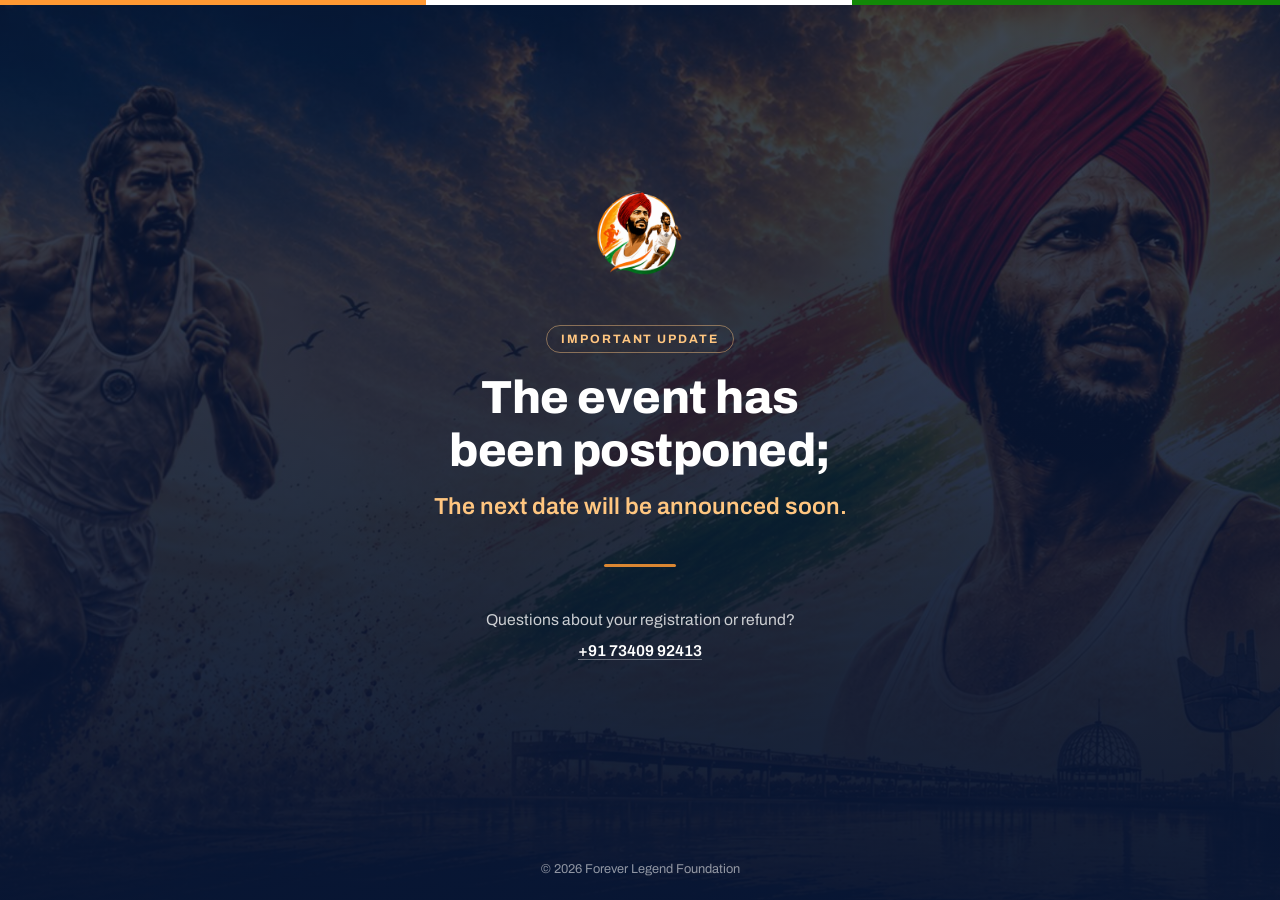
<file: offline.html>
<!DOCTYPE html>
<html lang="en">
<head>
<meta charset="UTF-8" />
<meta name="viewport" content="width=device-width, initial-scale=1.0" />
<!-- Shown for every public page while the website is closed (see .htaccess).
     noindex tells Google to drop the site from its results; robots.txt must
     keep allowing crawling, or Google never sees this. -->
<meta name="robots" content="noindex, nofollow" />
<title>Event postponed | Milkha Singh Legacy Marathon</title>
<meta name="description" content="The event has been postponed; the next date will be announced soon." />
<link rel="icon" href="/images/favicon.png?v=2026" type="image/png" sizes="512x512" />
<link rel="apple-touch-icon" href="/images/apple-touch-icon.png?v=2026" />
<link rel="preconnect" href="https://fonts.googleapis.com" />
<link rel="preconnect" href="https://fonts.gstatic.com" crossorigin />
<link href="https://fonts.googleapis.com/css2?family=Archivo:wght@400;600;700;800&display=swap" rel="stylesheet" />
<style>
  :root {
    --navy: #0D2150; --saffron: #FF9933; --saffron-soft: #FFC680; --green: #128807;
    --font: 'Archivo', system-ui, -apple-system, 'Segoe UI', sans-serif;
  }
  *, *::before, *::after { box-sizing: border-box; }
  html, body { height: 100%; margin: 0; }
  body {
    min-height: 100vh; min-height: 100svh;
    display: flex; flex-direction: column;
    font-family: var(--font); color: #fff; background: #081634;
    -webkit-font-smoothing: antialiased;
  }
  .bg {
    position: fixed; inset: 0; z-index: -1;
    background:
      linear-gradient(180deg, rgba(8, 22, 52, .78) 0%, rgba(8, 22, 52, .88) 55%, rgba(8, 22, 52, .97) 100%),
      url('/images/hero-bg.jpg') center / cover no-repeat;
  }
  .flag { height: 5px; background: linear-gradient(90deg, var(--saffron) 0 33.3%, #fff 33.3% 66.6%, var(--green) 66.6% 100%); }
  main {
    flex: 1; display: grid; place-items: center;
    padding: clamp(40px, 8vh, 96px) 20px;
  }
  .card { width: 100%; max-width: 680px; text-align: center; }
  .logo { display: block; width: clamp(76px, 18vw, 104px); height: auto; margin: 0 auto clamp(24px, 4.5vh, 36px); }
  .eyebrow {
    display: inline-block; margin: 0 0 18px; padding: 6px 14px;
    border: 1px solid rgba(255, 198, 128, .45); border-radius: 999px;
    font-size: .76rem; font-weight: 700; letter-spacing: .16em; text-transform: uppercase;
    color: var(--saffron-soft);
  }
  h1 {
    margin: 0; font-weight: 800; letter-spacing: -.01em; text-wrap: balance;
    font-size: clamp(1.7rem, 5.2vw, 2.9rem); line-height: 1.15;
  }
  .next {
    margin: 14px 0 0; font-weight: 600; text-wrap: balance;
    font-size: clamp(1.1rem, 3vw, 1.45rem); line-height: 1.4;
    color: var(--saffron-soft);
  }
  .rule { width: 72px; height: 3px; margin: clamp(28px, 5vh, 40px) auto; border-radius: 3px; background: var(--saffron); opacity: .85; }
  .contact { margin: 0; font-size: .98rem; line-height: 1.7; color: rgba(255, 255, 255, .78); }
  .contact .line { display: block; margin-bottom: 4px; }
  .contact a { white-space: nowrap; color: #fff; font-weight: 600; text-decoration: none; border-bottom: 1px solid rgba(255, 255, 255, .35); }
  .contact a:hover, .contact a:focus-visible { border-bottom-color: var(--saffron-soft); outline: none; }
  footer { padding: 18px 20px 24px; text-align: center; font-size: .8rem; color: rgba(255, 255, 255, .55); }
</style>
</head>
<body>
<div class="bg" aria-hidden="true"></div>
<div class="flag" aria-hidden="true"></div>

<main>
  <div class="card">
    <img class="logo" src="/images/favicon.png?v=2026"
         alt="Milkha Singh Legacy Marathon" width="512" height="512" />

    <p class="eyebrow">Important update</p>
    <h1>The event has been postponed;</h1>
    <p class="next">The next date will be announced soon.</p>

    <div class="rule" aria-hidden="true"></div>

    <p class="contact">
      <span class="line">Questions about your registration or refund?</span>
      <a href="tel:+917340992413">+91 73409 92413</a>
    </p>
  </div>
</main>

<footer>&copy; 2026 Forever Legend Foundation</footer>
</body>
</html>
</file>
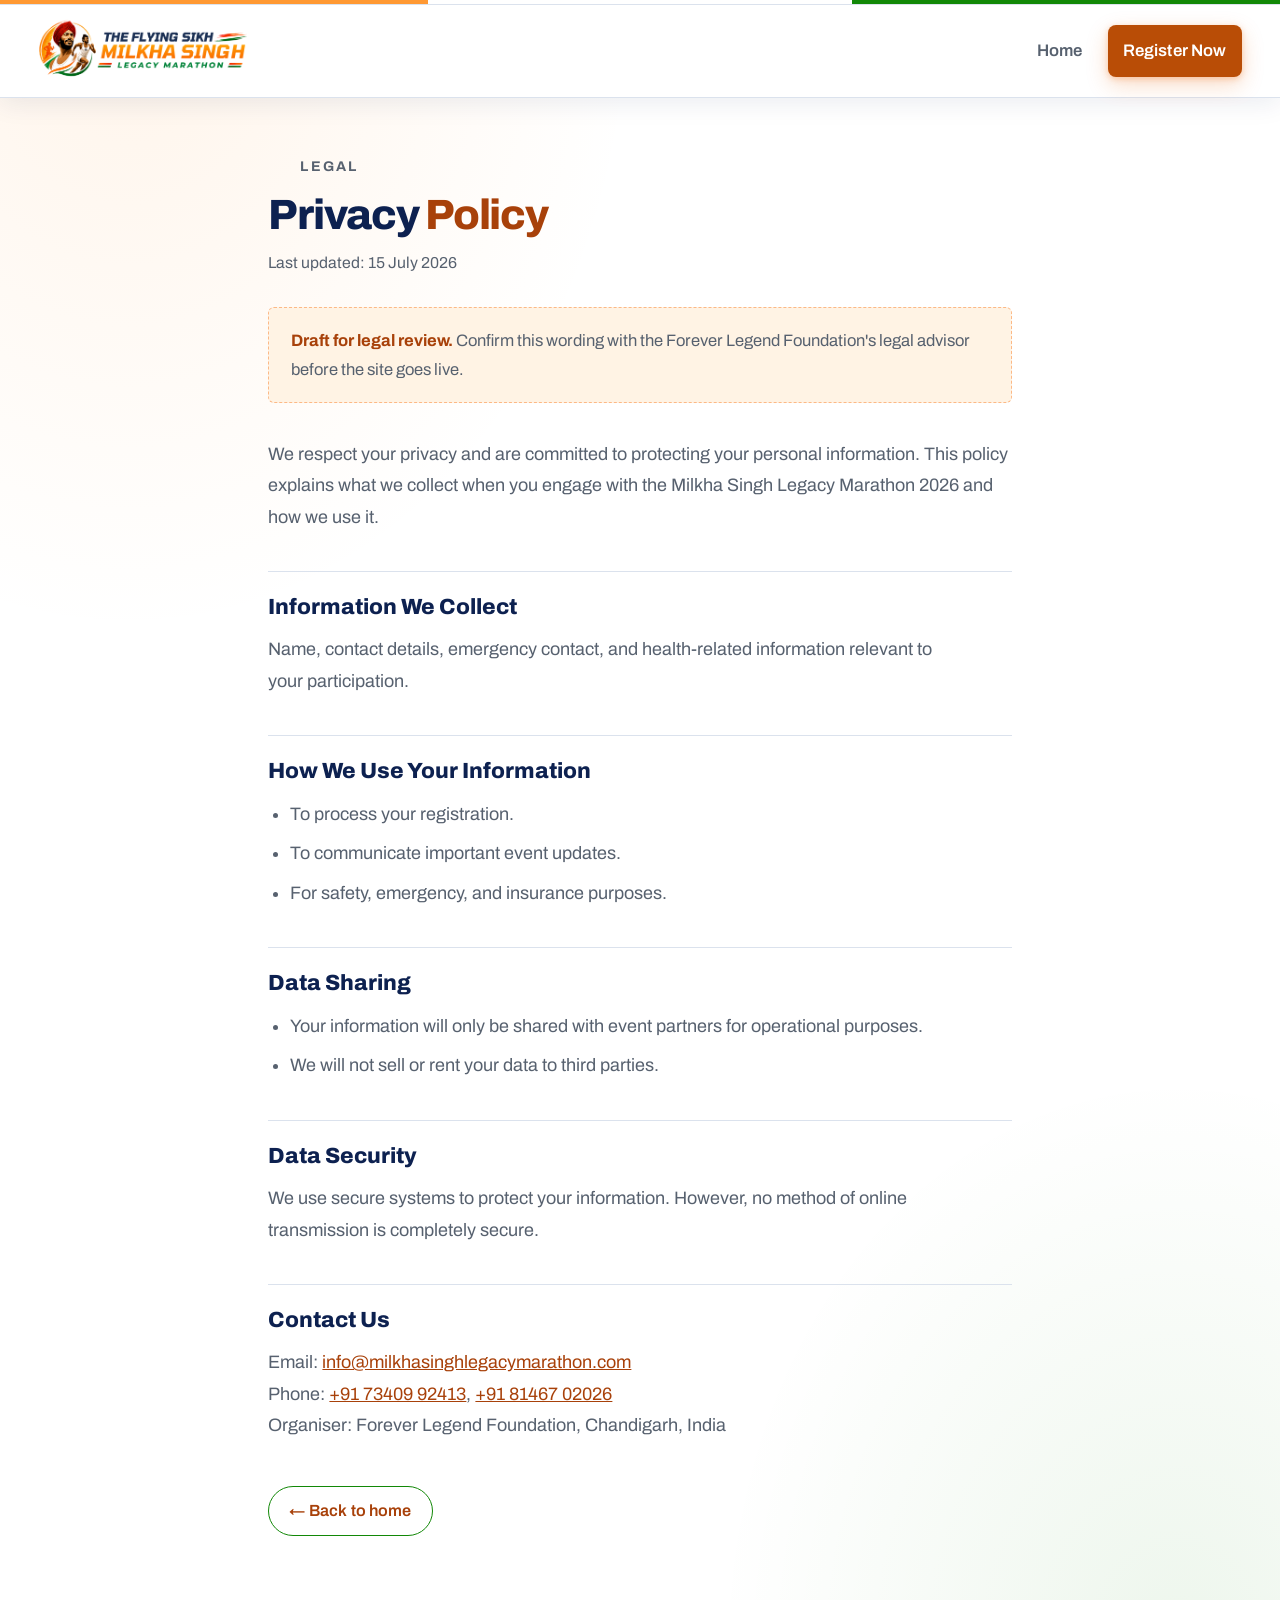
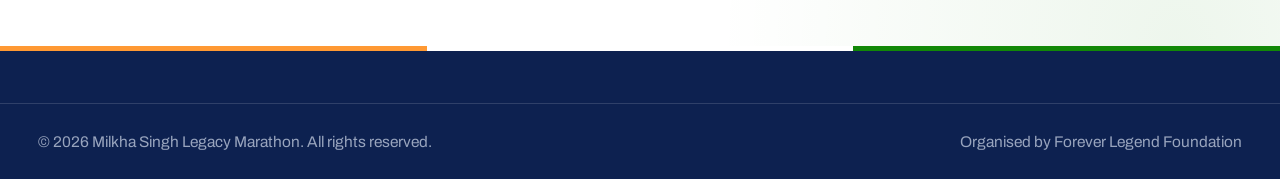
<file: privacy-policy.html>
<!DOCTYPE html>
<html lang="en">
<head>
<meta charset="UTF-8" />
<meta name="viewport" content="width=device-width, initial-scale=1.0" />
<title data-e="meta.title">Privacy Policy | Milkha Singh Legacy Marathon 2026</title>
<meta name="description" content="How the Milkha Singh Legacy Marathon 2026 collects, uses and protects participant information." data-e="meta.description" />
<link rel="canonical" href="https://milkhasinghlegacymarathon.com/privacy-policy.html" />
<meta name="robots" content="index, follow" />
<link rel="icon" href="images/favicon.png?v=2026" type="image/png" sizes="512x512" />
<link rel="apple-touch-icon" href="images/apple-touch-icon.png?v=2026" />
<link rel="preconnect" href="https://fonts.googleapis.com" />
<link rel="preconnect" href="https://fonts.gstatic.com" crossorigin />
<link href="https://fonts.googleapis.com/css2?family=Archivo:wght@400;500;600;700;800&display=swap" rel="stylesheet" />
<link rel="stylesheet" href="assets/css/styles.css?v=20260921-1" />
<script src="api/site.php?page=privacy-policy"></script>
</head>
<body>

<header class="nav is-stuck">
  <div class="wrap nav__inner">
    <a class="nav__brand" href="index.html">
      <img class="nav__logo" src="images/logo-lockup-2026.png"
           alt="The Flying Sikh Milkha Singh Legacy Marathon 2026"
           width="900" height="301" data-e="header.img1" />
    </a>
    <nav class="nav__links" aria-label="Main">
      <a href="index.html" data-e="header.a1">Home</a>
      <a class="btn btn--sm btn--primary" href="index.html#register" data-e="header.a2">Register Now</a>
    </nav>
  </div>
</header>

<main class="policy">
  <div class="wrap">
    <p class="section__eyebrow" data-e="main.p1">Legal</p>
    <h1 class="section__title" data-e="main.h11">Privacy <span class="accent">Policy</span></h1>
    <p class="policy__updated" data-e="main.p2">Last updated: <time datetime="2026-07-15">15 July 2026</time></p>

    <!-- LEGAL REVIEW REQUIRED: this is a working draft, not vetted legal copy. -->
    <div class="policy__note" data-e="main.div1">
      <strong>Draft for legal review.</strong> Confirm this wording with the Forever Legend
      Foundation's legal advisor before the site goes live.
    </div>

    <p data-e="main.p3">
      We respect your privacy and are committed to protecting your personal information. This
      policy explains what we collect when you engage with the Milkha Singh Legacy Marathon
      2026 and how we use it.
    </p>

    <h2 data-e="main.h21">Information We Collect</h2>
    <p data-e="main.p4">
      Name, contact details, emergency contact, and health-related information relevant to
      your participation.
    </p>

    <h2 data-e="main.h22">How We Use Your Information</h2>
    <ul>
      <li data-e="main.li1">To process your registration.</li>
      <li data-e="main.li2">To communicate important event updates.</li>
      <li data-e="main.li3">For safety, emergency, and insurance purposes.</li>
    </ul>

    <h2 data-e="main.h23">Data Sharing</h2>
    <ul>
      <li data-e="main.li4">Your information will only be shared with event partners for operational purposes.</li>
      <li data-e="main.li5">We will not sell or rent your data to third parties.</li>
    </ul>

    <h2 data-e="main.h24">Data Security</h2>
    <p data-e="main.p5">
      We use secure systems to protect your information. However, no method of online
      transmission is completely secure.
    </p>

    <h2 data-e="main.h25">Contact Us</h2>
    <p data-e="main.p6">
      Email: <a href="mailto:info@milkhasinghlegacymarathon.com">info@milkhasinghlegacymarathon.com</a><br />
      Phone: <a href="tel:+917340992413">+91 73409 92413</a>, <a href="tel:+918146702026">+91 81467 02026</a><br />
      Organiser: Forever Legend Foundation, Chandigarh, India
    </p>

    <p class="policy__back" data-e="main.p7"><a class="btn btn--ghost btn--sm" href="index.html">&larr; Back to home</a></p>
  </div>
</main>

<footer class="footer">
  <div class="wrap footer__bottom">
    <p data-e="footer.p1">&copy; 2026 Milkha Singh Legacy Marathon. All rights reserved.</p>
    <p class="muted" data-e="footer.p2">Organised by Forever Legend Foundation</p>
  </div>
</footer>

</body>
</html>
</file>
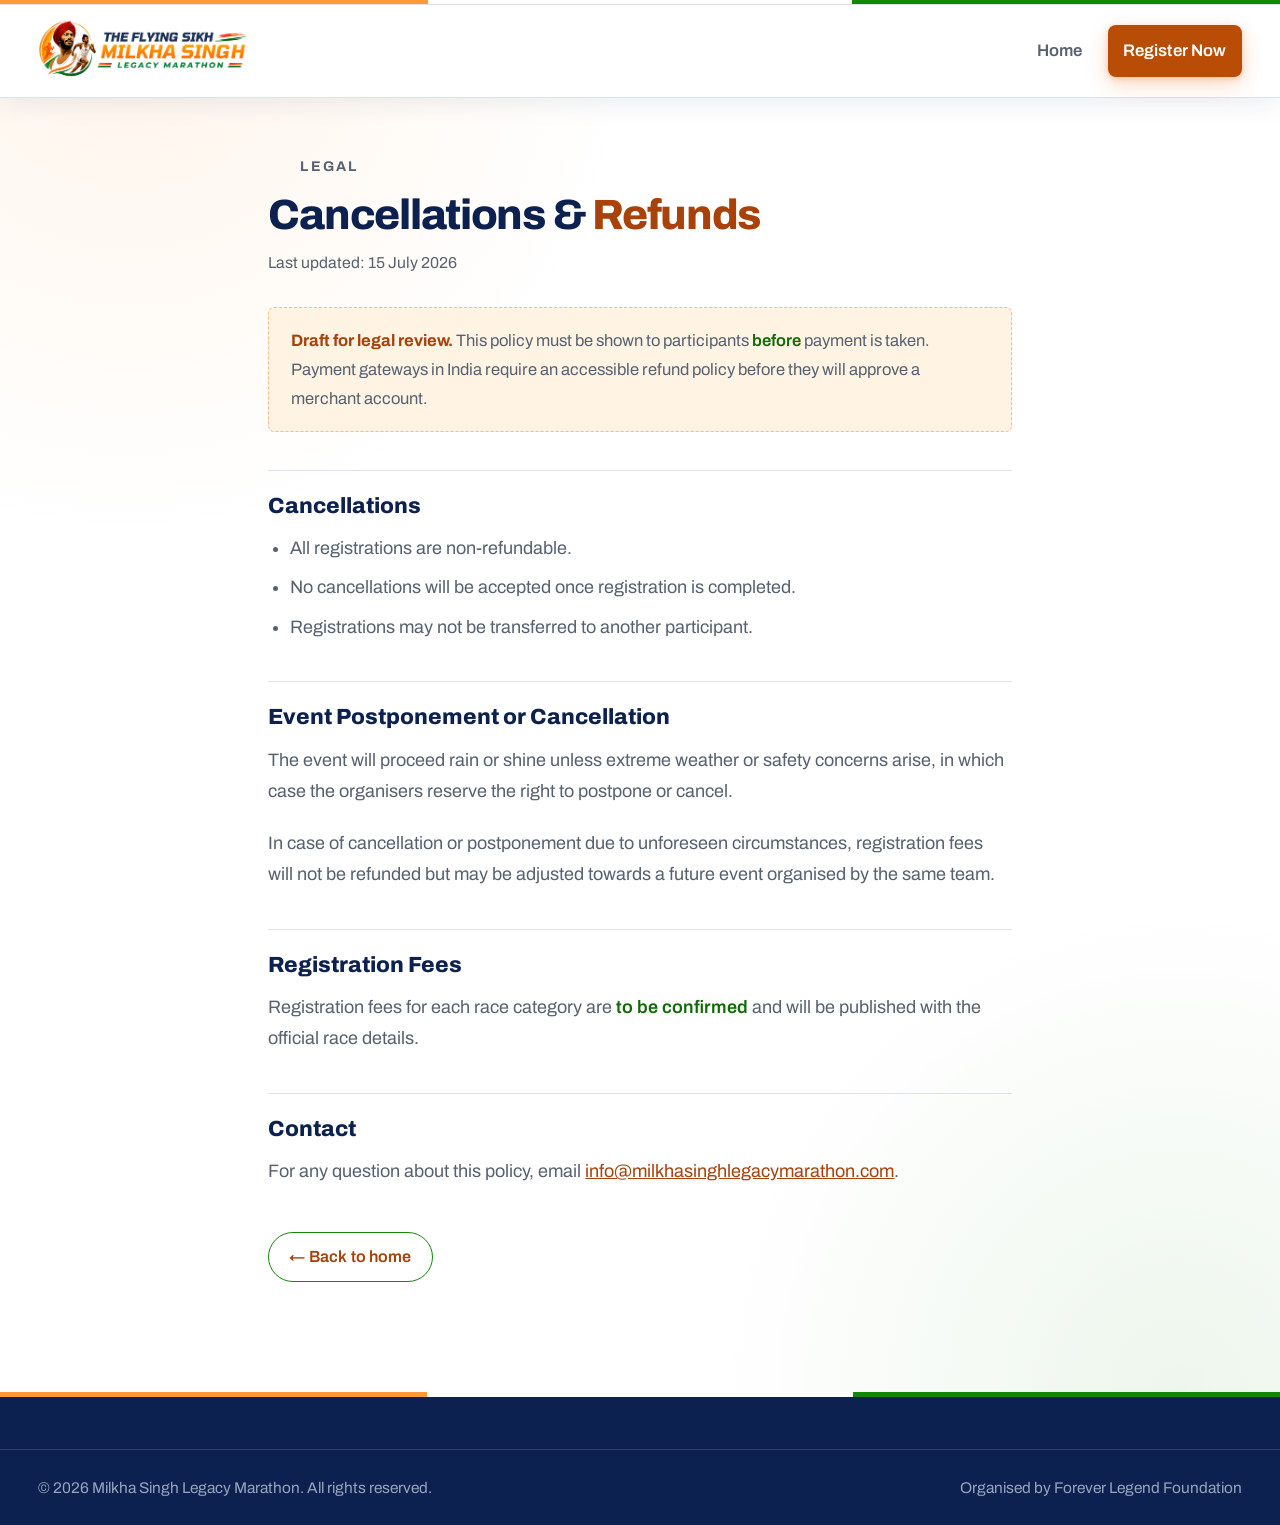
<file: refund-policy.html>
<!DOCTYPE html>
<html lang="en">
<head>
<meta charset="UTF-8" />
<meta name="viewport" content="width=device-width, initial-scale=1.0" />
<title data-e="meta.title">Cancellations &amp; Refunds | Milkha Singh Legacy Marathon 2026</title>
<meta name="description" content="Cancellation and refund policy for Milkha Singh Legacy Marathon 2026 registrations." data-e="meta.description" />
<link rel="canonical" href="https://milkhasinghlegacymarathon.com/refund-policy.html" />
<meta name="robots" content="index, follow" />
<link rel="icon" href="images/favicon.png?v=2026" type="image/png" sizes="512x512" />
<link rel="apple-touch-icon" href="images/apple-touch-icon.png?v=2026" />
<link rel="preconnect" href="https://fonts.googleapis.com" />
<link rel="preconnect" href="https://fonts.gstatic.com" crossorigin />
<link href="https://fonts.googleapis.com/css2?family=Archivo:wght@400;500;600;700;800&display=swap" rel="stylesheet" />
<link rel="stylesheet" href="assets/css/styles.css?v=20260921-1" />
<script src="api/site.php?page=refund-policy"></script>
</head>
<body>

<header class="nav is-stuck">
  <div class="wrap nav__inner">
    <a class="nav__brand" href="index.html">
      <img class="nav__logo" src="images/logo-lockup-2026.png"
           alt="The Flying Sikh Milkha Singh Legacy Marathon 2026"
           width="900" height="301" data-e="header.img1" />
    </a>
    <nav class="nav__links" aria-label="Main">
      <a href="index.html" data-e="header.a1">Home</a>
      <a class="btn btn--sm btn--primary" href="index.html#register" data-e="header.a2">Register Now</a>
    </nav>
  </div>
</header>

<main class="policy">
  <div class="wrap">
    <p class="section__eyebrow" data-e="main.p1">Legal</p>
    <h1 class="section__title" data-e="main.h11">Cancellations &amp; <span class="accent">Refunds</span></h1>
    <p class="policy__updated" data-e="main.p2">Last updated: <time datetime="2026-07-15">15 July 2026</time></p>

    <!-- LEGAL REVIEW REQUIRED. Note: a no-refund policy must be disclosed BEFORE
         payment to satisfy Indian payment-gateway requirements (Razorpay/PayU). -->
    <div class="policy__note" data-e="main.div1">
      <strong>Draft for legal review.</strong> This policy must be shown to participants
      <em>before</em> payment is taken. Payment gateways in India require an accessible refund
      policy before they will approve a merchant account.
    </div>

    <h2 data-e="main.h21">Cancellations</h2>
    <ul>
      <li data-e="main.li1">All registrations are non-refundable.</li>
      <li data-e="main.li2">No cancellations will be accepted once registration is completed.</li>
      <li data-e="main.li3">Registrations may not be transferred to another participant.</li>
    </ul>

    <h2 data-e="main.h22">Event Postponement or Cancellation</h2>
    <p data-e="main.p3">
      The event will proceed rain or shine unless extreme weather or safety concerns arise, in
      which case the organisers reserve the right to postpone or cancel.
    </p>
    <p data-e="main.p4">
      In case of cancellation or postponement due to unforeseen circumstances, registration
      fees will not be refunded but may be adjusted towards a future event organised by the
      same team.
    </p>

    <h2 data-e="main.h23">Registration Fees</h2>
    <p data-e="main.p5">
      Registration fees for each race category are <em>to be confirmed</em> and will be
      published with the official race details.
    </p>

    <h2 data-e="main.h24">Contact</h2>
    <p data-e="main.p6">
      For any question about this policy, email
      <a href="mailto:info@milkhasinghlegacymarathon.com">info@milkhasinghlegacymarathon.com</a>.
    </p>

    <p class="policy__back" data-e="main.p7"><a class="btn btn--ghost btn--sm" href="index.html">&larr; Back to home</a></p>
  </div>
</main>

<footer class="footer">
  <div class="wrap footer__bottom">
    <p data-e="footer.p1">&copy; 2026 Milkha Singh Legacy Marathon. All rights reserved.</p>
    <p class="muted" data-e="footer.p2">Organised by Forever Legend Foundation</p>
  </div>
</footer>

</body>
</html>
</file>
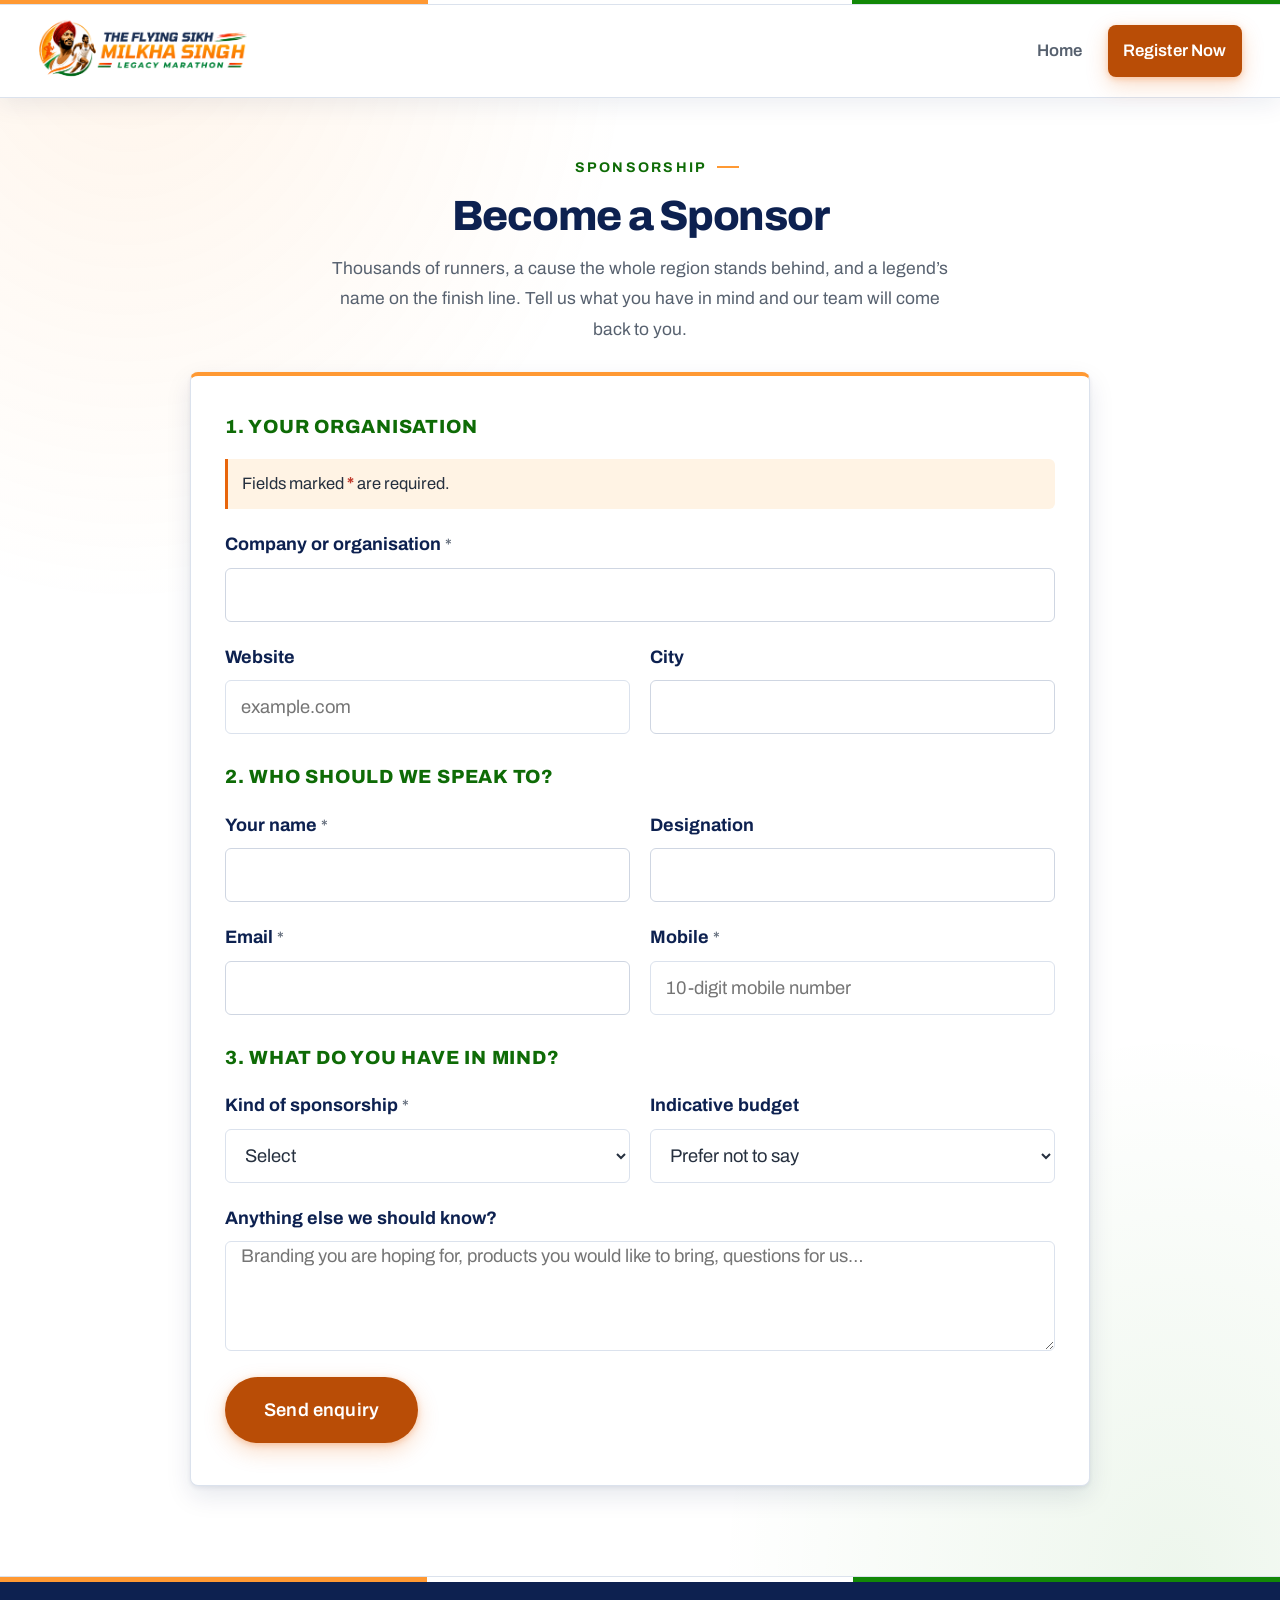
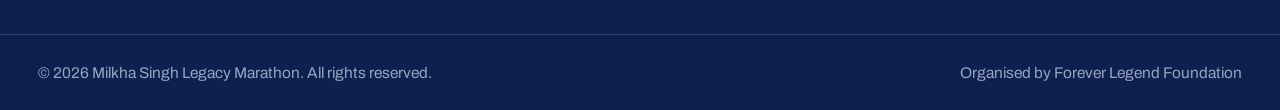
<file: sponsor.html>
<!DOCTYPE html>
<html lang="en">
<head>
<meta charset="UTF-8" />
<meta name="viewport" content="width=device-width, initial-scale=1.0" />
<title data-e="meta.title">Become a Sponsor | Milkha Singh Legacy Marathon 2026</title>
<meta name="description" content="Put your brand behind The Flying Sikh Milkha Singh Legacy Marathon 2026 in Chandigarh. Tell us what you have in mind and our team will be in touch." data-e="meta.description" />
<link rel="canonical" href="https://milkhasinghlegacymarathon.com/sponsor.html" />
<meta name="robots" content="index, follow" />
<link rel="icon" href="images/favicon.png?v=2026" type="image/png" sizes="512x512" />
<link rel="apple-touch-icon" href="images/apple-touch-icon.png?v=2026" />
<link rel="preconnect" href="https://fonts.googleapis.com" />
<link rel="preconnect" href="https://fonts.gstatic.com" crossorigin />
<link href="https://fonts.googleapis.com/css2?family=Archivo:wght@400;500;600;700;800&display=swap" rel="stylesheet" />
<link rel="stylesheet" href="assets/css/styles.css?v=20260921-1" />
<script src="api/site.php?page=sponsor"></script>
</head>
<body>

<header class="nav is-stuck">
  <div class="wrap nav__inner">
    <a class="nav__brand" href="index.html">
      <img class="nav__logo" src="images/logo-lockup-2026.png"
           alt="The Flying Sikh Milkha Singh Legacy Marathon 2026"
           width="900" height="301" data-e="header.img1" />
    </a>
    <nav class="nav__links" aria-label="Main">
      <a href="index.html" data-e="header.a1">Home</a>
      <a class="btn btn--sm btn--primary" href="index.html#register" data-e="header.a2">Register Now</a>
    </nav>
  </div>
</header>

<main class="section section--register section--standalone">
  <div class="wrap">
    <p class="section__eyebrow" data-e="main.p1">Sponsorship</p>
    <h2 class="section__title" data-e="main.h21">Become a Sponsor</h2>

    <p class="section__sub" data-e="main.p2">
      Thousands of runners, a cause the whole region stands behind, and a legend&rsquo;s name
      on the finish line. Tell us what you have in mind and our team will come back to you.
    </p>

    <form class="reg" id="sponsorForm" novalidate>

      <fieldset class="reg__block">
        <legend class="reg__legend" data-e="sponsorForm.legend1">1. Your organisation</legend>

        <p class="reg__required-note" data-e="sponsorForm.p1">Fields marked <span class="reg__req" aria-hidden="true">*</span> are required.</p>

        <div class="reg__grid">
          <p class="reg__field reg__field--wide">
            <label for="spCompany" data-e="sponsorForm.label1">Company or organisation <span class="reg__req" aria-hidden="true">*</span></label>
            <input aria-describedby="company-err" id="spCompany" name="company" type="text"
                   autocomplete="organization" maxlength="160" required />
            <span class="reg__err" id="company-err" data-err="company"></span>
          </p>
          <p class="reg__field">
            <label for="spWebsite" data-e="sponsorForm.label2">Website</label>
            <input aria-describedby="website-err" id="spWebsite" name="website" type="text"
                   inputmode="url" placeholder="example.com" maxlength="190" />
            <span class="reg__err" id="website-err" data-err="website"></span>
          </p>
          <p class="reg__field">
            <label for="spCity" data-e="sponsorForm.label3">City</label>
            <input id="spCity" name="city" type="text" autocomplete="address-level2" maxlength="90" />
          </p>
        </div>
      </fieldset>

      <fieldset class="reg__block">
        <legend class="reg__legend" data-e="sponsorForm.legend2">2. Who should we speak to?</legend>

        <div class="reg__grid">
          <p class="reg__field">
            <label for="spName" data-e="sponsorForm.label4">Your name <span class="reg__req" aria-hidden="true">*</span></label>
            <input aria-describedby="contactName-err" id="spName" name="contactName" type="text"
                   autocomplete="name" maxlength="120" required />
            <span class="reg__err" id="contactName-err" data-err="contactName"></span>
          </p>
          <p class="reg__field">
            <label for="spDesignation" data-e="sponsorForm.label5">Designation</label>
            <input id="spDesignation" name="designation" type="text"
                   autocomplete="organization-title" maxlength="120" />
          </p>
          <p class="reg__field">
            <label for="spEmail" data-e="sponsorForm.label6">Email <span class="reg__req" aria-hidden="true">*</span></label>
            <input aria-describedby="email-err" id="spEmail" name="email" type="email"
                   autocomplete="email" maxlength="190" required />
            <span class="reg__err" id="email-err" data-err="email"></span>
          </p>
          <p class="reg__field">
            <label for="spMobile" data-e="sponsorForm.label7">Mobile <span class="reg__req" aria-hidden="true">*</span></label>
            <input aria-describedby="mobile-err" id="spMobile" name="mobile" type="tel"
                   inputmode="numeric" autocomplete="tel" pattern="[6-9][0-9]{9}"
                   placeholder="10-digit mobile number" maxlength="10" required />
            <span class="reg__err" id="mobile-err" data-err="mobile"></span>
          </p>
        </div>
      </fieldset>

      <fieldset class="reg__block">
        <legend class="reg__legend" data-e="sponsorForm.legend3">3. What do you have in mind?</legend>

        <div class="reg__grid">
          <p class="reg__field">
            <label for="spTier" data-e="sponsorForm.label8">Kind of sponsorship <span class="reg__req" aria-hidden="true">*</span></label>
            <select aria-describedby="tier-err" id="spTier" name="tier" required>
              <option value="">Select</option>
              <option value="title">Title Sponsor</option>
              <option value="presenting">Presenting Sponsor</option>
              <option value="associate">Associate Sponsor</option>
              <option value="category">Race Category Sponsor</option>
              <option value="inkind">In-kind Partner (goods or services)</option>
              <option value="unsure">Not sure yet &mdash; advise me</option>
            </select>
            <span class="reg__err" id="tier-err" data-err="tier"></span>
          </p>
          <p class="reg__field">
            <label for="spBudget" data-e="sponsorForm.label9">Indicative budget</label>
            <select id="spBudget" name="budget">
              <option value="">Prefer not to say</option>
              <option value="under1">Under &#8377;1 lakh</option>
              <option value="1to5">&#8377;1&ndash;5 lakh</option>
              <option value="5to10">&#8377;5&ndash;10 lakh</option>
              <option value="over10">Above &#8377;10 lakh</option>
            </select>
          </p>
          <p class="reg__field reg__field--wide">
            <label for="spMessage" data-e="sponsorForm.label10">Anything else we should know?</label>
            <textarea id="spMessage" name="message" rows="4" maxlength="2000"
                      placeholder="Branding you are hoping for, products you would like to bring, questions for us&hellip;"></textarea>
          </p>
        </div>
      </fieldset>

      <div class="reg__actions">
        <button class="btn btn--primary btn--lg" type="submit" id="spSubmit">
          Send enquiry
        </button>
        <p class="reg__status" id="spStatus" role="status" aria-live="polite"></p>
      </div>

    </form>

    <div class="reg__done" id="spDone" hidden>
      <h3 data-e="spDone.h31">Thank you &mdash; we have your enquiry</h3>
      <p>Your reference is <b id="spDoneRef"></b>. A member of our team will be in touch
      shortly, and we have emailed you a copy for your records.</p>
      <p class="policy__back" data-e="spDone.p1"><a class="btn btn--ghost btn--sm" href="index.html">&larr; Back to home</a></p>
    </div>

  </div>
</main>

<footer class="footer">
  <div class="wrap footer__bottom">
    <p data-e="footer.p1">&copy; 2026 Milkha Singh Legacy Marathon. All rights reserved.</p>
    <p class="muted" data-e="footer.p2">Organised by Forever Legend Foundation</p>
  </div>
</footer>

<script src="assets/js/sponsor.js?v=20260921-1"></script>
</body>
</html>
</file>
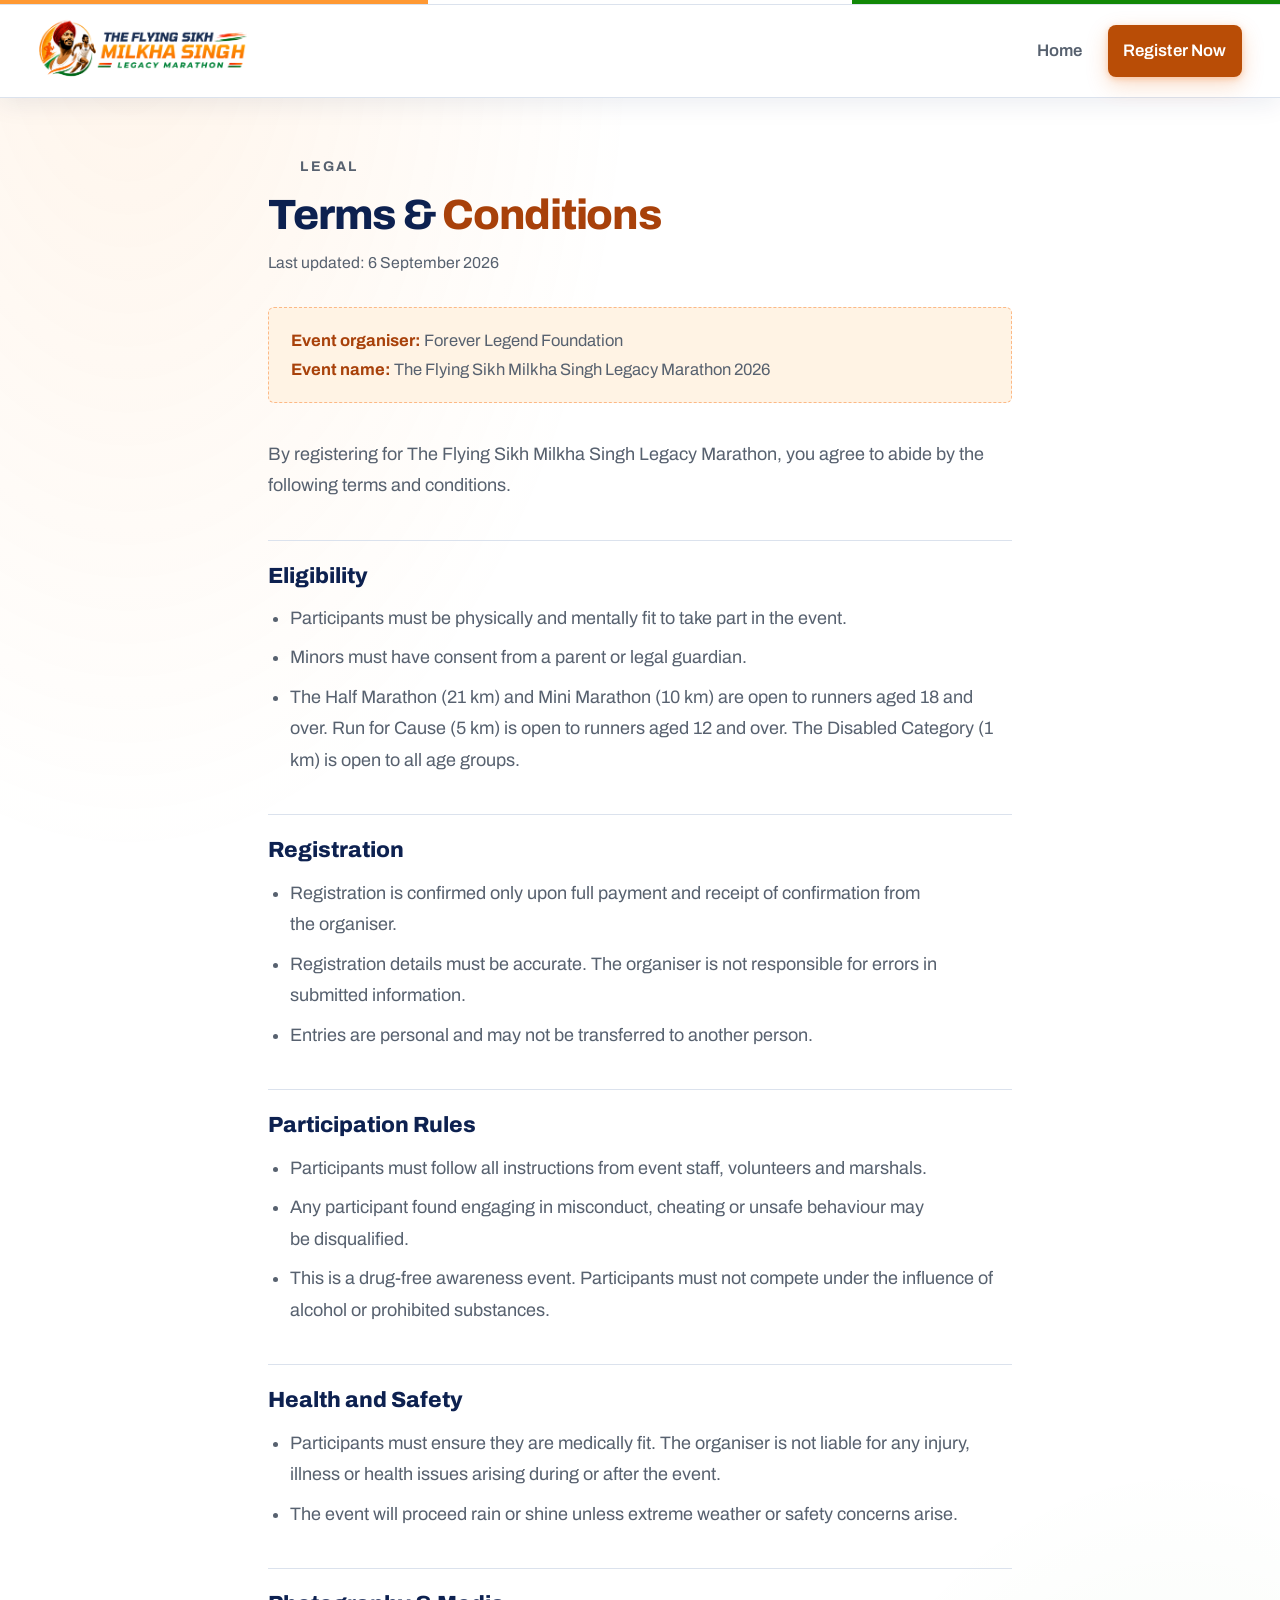
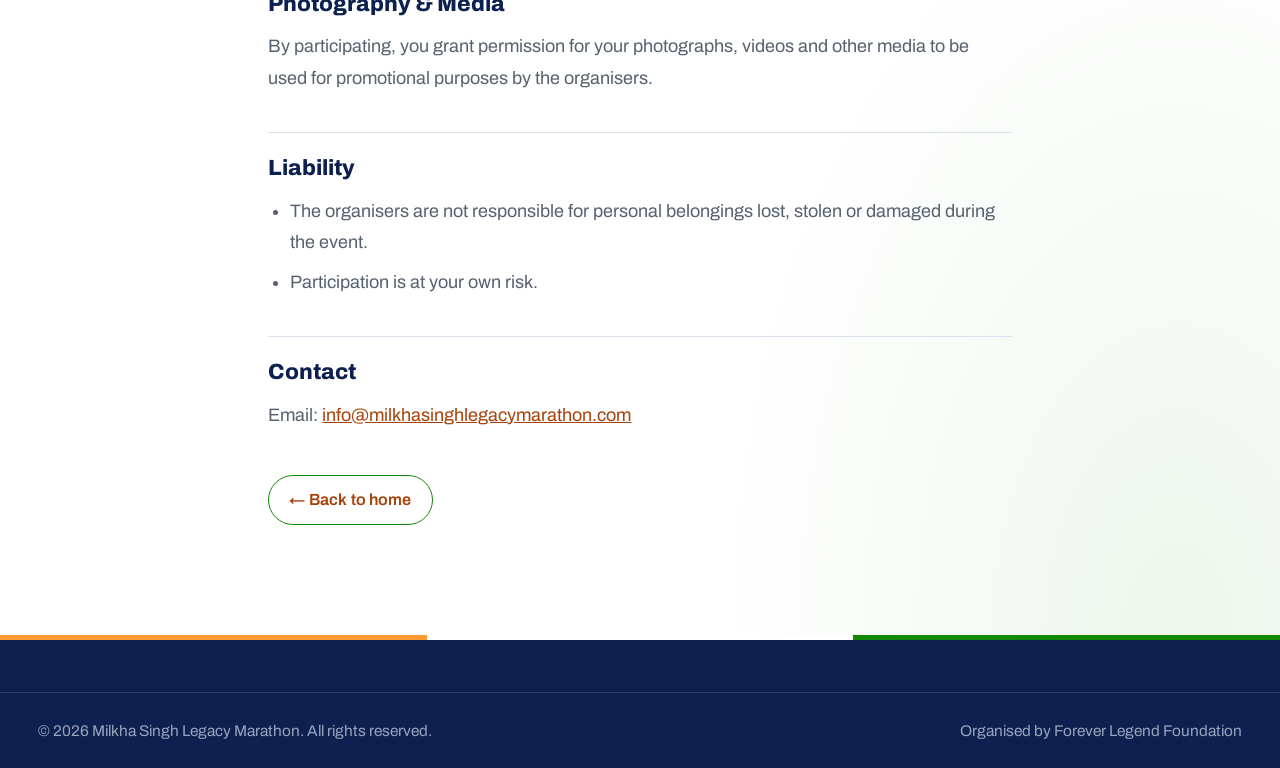
<file: terms-conditions.html>
<!DOCTYPE html>
<html lang="en">
<head>
<meta charset="UTF-8" />
<meta name="viewport" content="width=device-width, initial-scale=1.0" />
<title data-e="meta.title">Terms &amp; Conditions | Milkha Singh Legacy Marathon 2026</title>
<meta name="description" content="Participation terms and conditions for the Milkha Singh Legacy Marathon 2026, Chandigarh." data-e="meta.description" />
<link rel="canonical" href="https://milkhasinghlegacymarathon.com/terms-conditions.html" />
<meta name="robots" content="index, follow" />
<link rel="icon" href="images/favicon.png?v=2026" type="image/png" sizes="512x512" />
<link rel="apple-touch-icon" href="images/apple-touch-icon.png?v=2026" />
<link rel="preconnect" href="https://fonts.googleapis.com" />
<link rel="preconnect" href="https://fonts.gstatic.com" crossorigin />
<link href="https://fonts.googleapis.com/css2?family=Archivo:wght@400;500;600;700;800&display=swap" rel="stylesheet" />
<link rel="stylesheet" href="assets/css/styles.css?v=20260921-1" />
<script src="api/site.php?page=terms-conditions"></script>
</head>
<body>

<header class="nav is-stuck">
  <div class="wrap nav__inner">
    <a class="nav__brand" href="index.html">
      <img class="nav__logo" src="images/logo-lockup-2026.png"
           alt="The Flying Sikh Milkha Singh Legacy Marathon 2026"
           width="900" height="301" data-e="header.img1" />
    </a>
    <nav class="nav__links" aria-label="Main">
      <a href="index.html" data-e="header.a1">Home</a>
      <a class="btn btn--sm btn--primary" href="index.html#register" data-e="header.a2">Register Now</a>
    </nav>
  </div>
</header>

<main class="policy">
  <div class="wrap">
    <p class="section__eyebrow" data-e="main.p1">Legal</p>
    <h1 class="section__title" data-e="main.h11">Terms &amp; <span class="accent">Conditions</span></h1>
    <p class="policy__updated" data-e="main.p2">Last updated: <time datetime="2026-09-06">6 September 2026</time></p>

    <p class="policy__note" data-e="main.p3">
      <strong>Event organiser:</strong> Forever Legend Foundation<br />
      <strong>Event name:</strong> The Flying Sikh Milkha Singh Legacy Marathon 2026
    </p>

    <p data-e="main.p4">
      By registering for The Flying Sikh Milkha Singh Legacy Marathon, you agree to abide by
      the following terms and conditions.
    </p>

    <h2 data-e="main.h21">Eligibility</h2>
    <ul>
      <li data-e="main.li1">Participants must be physically and mentally fit to take part in the event.</li>
      <li data-e="main.li2">Minors must have consent from a parent or legal guardian.</li>
      <li data-e="main.li3">
        The Half Marathon (21 km) and Mini Marathon (10 km) are open to runners aged 18 and
        over. Run for Cause (5 km) is open to runners aged 12 and over. The Disabled Category
        (1 km) is open to all age groups.
      </li>
    </ul>

    <h2 data-e="main.h22">Registration</h2>
    <ul>
      <li data-e="main.li4">
        Registration is confirmed only upon full payment and receipt of confirmation from the
        organiser.
      </li>
      <li data-e="main.li5">
        Registration details must be accurate. The organiser is not responsible for errors in
        submitted information.
      </li>
      <li data-e="main.li6">Entries are personal and may not be transferred to another person.</li>
    </ul>

    <h2 data-e="main.h23">Participation Rules</h2>
    <ul>
      <li data-e="main.li7">Participants must follow all instructions from event staff, volunteers and marshals.</li>
      <li data-e="main.li8">
        Any participant found engaging in misconduct, cheating or unsafe behaviour may be
        disqualified.
      </li>
      <li data-e="main.li9">
        This is a drug-free awareness event. Participants must not compete under the influence
        of alcohol or prohibited substances.
      </li>
    </ul>

    <h2 data-e="main.h24">Health and Safety</h2>
    <ul>
      <li data-e="main.li10">
        Participants must ensure they are medically fit. The organiser is not liable for any
        injury, illness or health issues arising during or after the event.
      </li>
      <li data-e="main.li11">
        The event will proceed rain or shine unless extreme weather or safety concerns arise.
      </li>
    </ul>

    <h2 data-e="main.h25">Photography &amp; Media</h2>
    <p data-e="main.p5">
      By participating, you grant permission for your photographs, videos and other media to be
      used for promotional purposes by the organisers.
    </p>

    <h2 data-e="main.h26">Liability</h2>
    <ul>
      <li data-e="main.li12">
        The organisers are not responsible for personal belongings lost, stolen or damaged
        during the event.
      </li>
      <li data-e="main.li13">Participation is at your own risk.</li>
    </ul>

    <h2 data-e="main.h27">Contact</h2>
    <p data-e="main.p6">Email: <a href="mailto:info@milkhasinghlegacymarathon.com">info@milkhasinghlegacymarathon.com</a></p>

    <p class="policy__back" data-e="main.p7"><a class="btn btn--ghost btn--sm" href="index.html">&larr; Back to home</a></p>
  </div>
</main>

<footer class="footer">
  <div class="wrap footer__bottom">
    <p data-e="footer.p1">&copy; 2026 Milkha Singh Legacy Marathon. All rights reserved.</p>
    <p class="muted" data-e="footer.p2">Organised by Forever Legend Foundation</p>
  </div>
</footer>

</body>
</html>
</file>
<file: assets/css/styles.css>
/* ==========================================================================
   Milkha Singh Legacy Marathon 2026 — light tricolor theme
   Palette follows the Indian flag: saffron #FF9933, white, green #128807,
   with chakra navy for text. Matches the srsftge.com look.
   ========================================================================== */

:root {
  --saffron:       #FF9933;
  --saffron-deep:  #E8650B;  /* darkened for text contrast on white */
  --green:         #128807;
  --green-deep:    #0E6B06;
  --navy:          #0D2150;   /* chakra navy — headings. Deepened: the old
                                 #12295B read washed out beside saffron */
  --ink:           #26303F;   /* body text */
  --ink-dim:       #57616F;
  --ink-mute:      #616B7A;

  --bg:            #FFFFFF;
  /* The tints were within a couple of steps of white, so alternating sections
     read as one flat expanse. Deepened enough to actually separate, and no
     further — every value here is still checked against --ink-mute below. */
  --bg-saffron:    #FFF3E4;   /* soft saffron tint */
  --bg-green:      #EEF7EB;   /* soft green tint */
  --surface:       #FFFFFF;
  --border:        #DBE2ED;   /* was #E7EAF0: card edges barely registered */
  --border-strong: #C7D0DF;   /* for edges that should be seen, not felt */

  /* Type scale, on an 18px root. The page had drifted to forty distinct sizes
     with a lot of real reading matter down at 13-15px; these five are the only
     steps anything should use. Nothing in the set is below 14px. */
  --fs-xs:         .78rem;   /* 14px — hints, errors, eyebrow labels */
  --fs-sm:         .87rem;   /* 15.7px — field labels, chips, buttons, nav */
  --fs-md:         .95rem;   /* 17px — inputs, card body copy */
  --fs-lg:         1.06rem;  /* 19px — body copy that needs to lead */

  --radius:        6px;
  --radius-lg:     8px;
  --wrap:          1440px;

  --font: 'Archivo', system-ui, -apple-system, 'Segoe UI', sans-serif;
  --font-display: var(--font);          /* single unified family */
  --accent: var(--saffron-deep);        /* kept for JS compatibility */

  /* --saffron-deep is a fine colour for a fill, a border or an icon, but as
     TEXT it measures about 3.1:1 on white and less on the tints — below the
     4.5:1 that body-sized text needs. This is the same hue taken far enough
     down to be readable, and it is what every text rule uses now. Audited
     across the whole page, not guessed. */
  --saffron-text:  #A8410A;

  /* --ink-mute was chosen at 4.83:1 against pure white. On the deepened
     section tints it fell to 4.42:1, so it comes down a step to hold 4.5:1
     everywhere it is actually used. */

  /* Shadows were single layers at .05 and .07 alpha — technically present,
     visually absent, which is most of why the site read as flat. Each is now
     two layers: a tight contact shadow that seats the card on the page, and a
     wider ambient one that gives it height. Tinted with the brand navy rather
     than neutral black, so they warm into the palette instead of greying it. */
  --shadow-soft: 0 1px 2px rgba(13, 33, 80, .07),
                 0 2px 6px rgba(13, 33, 80, .05);
  --shadow:      0 2px 4px rgba(13, 33, 80, .07),
                 0 10px 26px rgba(13, 33, 80, .10);
  --shadow-lift: 0 4px 8px rgba(13, 33, 80, .09),
                 0 18px 44px rgba(13, 33, 80, .16);
  --ease:        cubic-bezier(.22,.61,.36,1);

  --tricolor: linear-gradient(90deg,
      var(--saffron) 0%, var(--saffron) 33.4%,
      #FFFFFF 33.4%, #FFFFFF 66.6%,
      var(--green) 66.6%, var(--green) 100%);

  /* ---- Section washes ----------------------------------------------------
     The flat tints made every second screen read as one dead expanse. Each
     wash is two large, soft blooms in the flag's own colours, set on opposite
     corners so the tricolour is felt across the block rather than drawn on it.
     Alphas are deliberately low: this is depth, not decoration, and every one
     was re-measured against the body text afterwards. The register section
     already did exactly this by hand; these tokens make it the system.

     Percentage sizes, so the blooms scale with the section instead of sitting
     in a fixed 700px puddle at the top of a tall one. */
  --wash-neutral:
    radial-gradient(ellipse 62% 60% at 10% 0%,   rgba(255,153,51,.10), transparent 64%),
    radial-gradient(ellipse 58% 56% at 92% 100%, rgba(18,136,7,.075),  transparent 62%);

  --wash-saffron:
    radial-gradient(ellipse 66% 62% at 88% 2%,   rgba(255,153,51,.24), transparent 66%),
    radial-gradient(ellipse 58% 58% at 6% 100%,  rgba(18,136,7,.085),  transparent 62%);

  --wash-green:
    radial-gradient(ellipse 64% 60% at 8% 2%,    rgba(18,136,7,.13),   transparent 65%),
    radial-gradient(ellipse 58% 56% at 94% 100%, rgba(255,153,51,.13), transparent 62%);

  /* A hairline seam where two washed sections meet, so the join reads as a
     deliberate edge rather than a colour that gave up. */
  --seam: linear-gradient(90deg,
      transparent 0%,
      rgba(255,153,51,.55) 20%,
      rgba(190,200,215,.55) 50%,
      rgba(18,136,7,.55) 80%,
      transparent 100%);
}

/* ---------- Reset ---------- */
*, *::before, *::after { box-sizing: border-box; }
/* The root was left at the 16px default while body was set to 17px, so the
   site ran two different scales at once: everything written in rem — which is
   most of the stylesheet — measured against 16, and everything inheriting from
   body measured against 17. Raising the root fixes the mismatch AND lifts every
   rem value in one move. A percentage, not a px value, so a reader who has set
   a larger default in their browser still gets it. */
html {
  font-size: 112.5%;              /* 18px */
  /* Clears the fixed bar: 92px plus its 5px offset and a little air. */
  scroll-behavior: smooth; scroll-padding-top: 112px;
}
body {
  margin: 0;
  background: var(--bg);
  color: var(--ink);
  font-family: var(--font);
  font-size: 1rem;                /* was a hardcoded 17px, adrift from the root */
  line-height: 1.75;
  -webkit-font-smoothing: antialiased;
  overflow-x: hidden;
}
/* Set while the mobile menu is open so the page behind it cannot scroll. */
body.is-nav-open { overflow: hidden; }

img, svg { max-width: 100%; height: auto; display: block; }
a { color: inherit; }

h1, h2, h3, h4 { margin: 0; line-height: 1.2; color: var(--navy); font-weight: 700; }
p  { margin: 0 0 1.1em; }

.wrap { width: 100%; max-width: var(--wrap); margin-inline: auto; padding-inline: clamp(22px, 3vw, 40px); }

.sr-only {
  position: absolute; width: 1px; height: 1px; padding: 0; margin: -1px;
  overflow: hidden; clip: rect(0 0 0 0); white-space: nowrap; border: 0;
}
.skip-link {
  position: absolute; top: -60px; left: 12px; z-index: 200;
  background: var(--navy); color: #fff; padding: 10px 18px;
  border-radius: 0 0 10px 10px; font-weight: 700; text-decoration: none;
  transition: top .2s var(--ease);
}
.skip-link:focus { top: 0; }

:focus-visible { outline: 3px solid var(--saffron-deep); outline-offset: 3px; border-radius: 4px; }

.accent { color: var(--saffron-text); }
.muted  { color: var(--ink-mute); font-size: .92rem; }

/* Tricolor ribbon across the very top of every page */
body::before {
  content: '';
  position: fixed; top: 0; left: 0; right: 0; height: 5px; z-index: 300;
  background: var(--tricolor);
  border-bottom: 1px solid var(--border);
}

/* ---------- Buttons ---------- */
.btn {
  display: inline-flex; align-items: center; justify-content: center; gap: 8px;
  min-height: 46px;
  padding: 12px 26px;
  border: 1px solid transparent;
  border-radius: 999px;
  font: inherit; font-weight: 600; letter-spacing: .01em;
  text-decoration: none; cursor: pointer;
  transition: box-shadow .18s var(--ease), background .18s var(--ease),
              border-color .18s var(--ease);
}

.btn--primary {
  /* White on --saffron-deep measures 3.33:1 — below AA for text this size, on
     the one control the whole page is pointing at. This deeper saffron carries
     white at 4.72:1 and, being richer, reads as the more expensive colour. */
  background: #B94D06;
  color: #fff;
}
.btn--primary:hover { background: #A8410A; }

/* Presses should feel like presses. A 0ms state change reads as a dead
   control, especially on touch where there is no hover to confirm the tap. */
.btn:active { transform: translateY(1px) scale(.995); }
.btn { transition: background .18s var(--ease), border-color .18s var(--ease),
                   box-shadow .18s var(--ease), transform .08s var(--ease); }

.btn--ghost {
  border-color: var(--green);
  color: var(--green-deep);
  background: #fff;
}
.btn--ghost:hover { background: var(--bg-green); border-color: var(--green-deep); }

.btn--lg { min-height: 56px; padding: 16px 38px; font-size: 1.02rem; }
.btn--sm { min-height: 44px; padding: 10px 20px; font-size: .9rem; }

/* ---------- Nav ---------- */
.nav {
  position: fixed; inset: 5px 0 auto 0; z-index: 100;
  background: rgba(255,255,255,.85);
  backdrop-filter: blur(10px);
  transition: box-shadow .3s var(--ease), background .3s var(--ease);
  border-bottom: 1px solid transparent;
}
.nav.is-stuck {
  background: rgba(255,255,255,.96);
  border-bottom-color: var(--border);
  box-shadow: 0 6px 24px rgba(18,41,91,.08);
}
/* Bar and logo scale together, so the headroom above and below the lockup stays
   at about 22px from the burger breakpoint all the way up. Fixed at 92/70 the
   nav overflowed its own container at 1001px — the narrowest width that still
   shows the full link list — leaving 20px between the logo and the links. */
.nav__inner {
  display: flex; align-items: center; justify-content: space-between; gap: 20px;
  min-height: clamp(78px, 7.2vw, 92px);
}

.nav__brand { display: flex; align-items: center; gap: 12px; text-decoration: none; }

/* The lockup already carries the event name, so the wordmark that used to sit
   beside it is gone. Sized by height: the bar is 92px and the logo 70px, which
   leaves 11px of air above and below. There was room for it — at 1280 the gap
   between the logo and the nav links was 214px, and it is still 166px at this
   size. Width follows the 3:1 artwork. */
.nav__logo {
  height: clamp(56px, 5.5vw, 70px);
  width: auto;
  max-width: 62vw;          /* never crowds out the menu button on a phone */
  object-fit: contain;
  display: block;
}

.nav__links { display: flex; align-items: center; gap: 4px; }
.nav__links a {
  padding: 10px 14px; border-radius: 8px;
  font-size: .93rem; font-weight: 600; color: var(--ink-dim);
  text-decoration: none; white-space: nowrap;
  transition: color .18s var(--ease), background .18s var(--ease);
}
.nav__links a:not(.btn):hover { color: var(--saffron-text); background: var(--bg-saffron); }
.nav__links .btn { color: #fff; margin-left: 8px; }

/* Current section, set by the scroll-spy in main.js */
.nav__links a[aria-current="true"]:not(.btn) {
  color: var(--saffron-text);
  background: var(--bg-saffron);
}

/* ---------- Back to top ---------- */
.to-top {
  position: fixed; right: 22px; bottom: 22px; z-index: 90;
  width: 48px; height: 48px; padding: 13px;
  display: grid; place-items: center;
  background: #fff; color: var(--navy);
  border: 1px solid var(--border); border-radius: 50%;
  box-shadow: var(--shadow);
  cursor: pointer;
  opacity: 0; visibility: hidden; transform: translateY(12px);
  transition: opacity .25s var(--ease), transform .25s var(--ease),
              visibility .25s var(--ease), border-color .18s var(--ease);
}
.to-top.is-visible { opacity: 1; visibility: visible; transform: none; }
.to-top:hover { border-color: var(--saffron); transform: translateY(-3px); }
.to-top svg {
  width: 20px; height: 20px;
  fill: none; stroke: currentColor; stroke-width: 2.2;
  stroke-linecap: round; stroke-linejoin: round;
}

.nav__toggle {
  display: none;
  width: 46px; height: 46px; padding: 11px;
  background: #fff; border: 1px solid var(--border);
  border-radius: 10px; cursor: pointer;
}
.nav__toggle span { display: block; height: 2px; background: var(--navy); border-radius: 2px; transition: transform .25s var(--ease), opacity .2s var(--ease); }
.nav__toggle span + span { margin-top: 5px; }
.nav__toggle[aria-expanded="true"] span:nth-child(1) { transform: translateY(7px) rotate(45deg); }
.nav__toggle[aria-expanded="true"] span:nth-child(2) { opacity: 0; }
.nav__toggle[aria-expanded="true"] span:nth-child(3) { transform: translateY(-7px) rotate(-45deg); }

/* Over the hero the bar steps aside: no logo, no links, no white band across
   the video — only the menu button, frosted like the countdown tiles so it
   belongs to the picture. main.js drops .is-hero as the hero's foot reaches
   the bar, and the full bar fades back in. Placed after .is-stuck and ahead
   of nothing that outranks it, so it wins over both bar backgrounds. */
.nav__brand { transition: opacity .3s var(--ease), visibility .3s var(--ease); }
.nav.is-hero {
  background: transparent;
  border-bottom-color: transparent;
  box-shadow: none;
  backdrop-filter: none; -webkit-backdrop-filter: none;
}
.nav.is-hero .nav__brand { opacity: 0; visibility: hidden; }
.nav.is-hero .nav__toggle {
  display: block;
  background: rgba(5, 9, 20, .45);
  border-color: rgba(255, 255, 255, .45);
  backdrop-filter: blur(6px); -webkit-backdrop-filter: blur(6px);
  transition: background .18s var(--ease), border-color .18s var(--ease);
}
.nav.is-hero .nav__toggle:hover { background: rgba(5, 9, 20, .68); border-color: #fff; }
.nav.is-hero .nav__toggle:focus-visible { outline: 3px solid var(--saffron); outline-offset: 3px; }
.nav.is-hero .nav__toggle span { background: #fff; }

/* With no bar for a full-width sheet to hang from, the menu opens as a card
   under the button, its right edge on the content column's. */
.nav.is-hero .nav__links {
  position: fixed; left: auto; bottom: auto;
  top: calc(5px + (clamp(78px, 7.2vw, 92px) + 46px) / 2 + 10px);
  right: max(clamp(22px, 3vw, 40px), calc((100% - var(--wrap)) / 2 + clamp(22px, 3vw, 40px)));
  width: min(320px, calc(100% - 44px));
  flex-direction: column; align-items: stretch; gap: 2px;
  padding: 12px;
  background: rgba(255, 255, 255, .98);
  backdrop-filter: blur(16px); -webkit-backdrop-filter: blur(16px);
  border: 1px solid var(--border); border-radius: 16px;
  box-shadow: 0 24px 60px rgba(5, 9, 20, .35);
  transform: translateY(-8px);
  opacity: 0; visibility: hidden; pointer-events: none;
  transition: opacity .22s var(--ease), transform .22s var(--ease), visibility .22s;
}
.nav.is-hero .nav__links.is-open { opacity: 1; visibility: visible; transform: none; pointer-events: auto; }
.nav.is-hero .nav__links a { padding: 12px 14px; font-size: 1rem; }
.nav.is-hero .nav__links .btn { margin: 8px 0 0; }

/* ---------- Hero ---------- */
.hero {
  position: relative;
  min-height: 100svh;
  display: flex; align-items: center;
  /* The first screen should be the whole hero, countdown included. With the
     bar gone over the hero only the menu button needs clearing, and every gap
     below scales with the viewport's HEIGHT (vh), so a 1366×657 laptop tightens
     where a 1080p monitor keeps the full spacing. A hero taller than the screen
     also made `cover` scale the 16:9 video by height — 1.16× and a third of the
     frame cropped away at 1480 wide — which is what read as over-zoomed. */
  padding: clamp(56px, 8vh, 88px) 0 clamp(14px, 2.4vh, 32px);
  overflow: hidden;
  text-align: center;
}
.hero__bg {
  position: absolute; inset: 0; z-index: 0;
  /* The still. It is the whole hero when there is no video, and stays
     underneath when there is one, so the fade-in never passes through black. */
  background: url('../../images/hero-bg.jpg') center 34% / cover no-repeat;
}

/* The video sits between the still and the shade. object-position matches the
   still's 34%, so the framing does not jump as it fades in over it. */
.hero__video {
  position: absolute; inset: 0; z-index: 0;
  width: 100%; height: 100%;
  object-fit: cover; object-position: center 34%;
  opacity: 0;
  transition: opacity .9s var(--ease);
  pointer-events: none;
}
.hero.has-video .hero__video { opacity: 1; }

/* The shade the copy is read against. It used to be the top layers of the
   .hero__bg background stack, which works over a still — but a video has to go
   BETWEEN the picture and the shade, so the shade is its own element now. */
.hero__shade {
  position: absolute; inset: 0; z-index: 0;
  pointer-events: none;
  background:
    /* The shade behind the copy, stretched across the whole section. It is very
       wide and comparatively shallow, so it still falls away above and below
       the text — a band of shade rather than a flat dark over everything — but
       reaches both edges instead of ending at the text column. */
    radial-gradient(
      ellipse 96% 62% at 50% 44%,
      rgba(5, 9, 20, .74) 0%,
      rgba(5, 9, 20, .66) 40%,
      rgba(5, 9, 20, .44) 68%,
      rgba(5, 9, 20, .16) 88%,
      rgba(5, 9, 20, .04) 100%),
    linear-gradient(180deg,
      rgba(10,16,32,.42) 0%,
      rgba(10,16,32,.22) 34%,
      rgba(10,16,32,.26) 64%,
      rgba(10,16,32,.55) 100%);
}
/* Dust motes drawn by main.js. Sits above the artwork, below the copy, and
   never intercepts a tap. */
.hero__dust {
  position: absolute; inset: 0; z-index: 0;
  width: 100%; height: 100%;
  pointer-events: none;
}

.hero__shade::after {
  content: ''; position: absolute; inset: 0;
  /* Fade into the white section below. Kept to the last 8%: with the hero now
     one screen tall the countdown sits near its foot, and a longer fade put
     the dark tiles on a muddy grey instead of on the picture. */
  background: linear-gradient(180deg, transparent 92%, #FFFFFF 100%);
}
.hero__inner { position: relative; z-index: 1; }

/* A pool of shade rather than a card.
 *
 * The previous version put the copy on a bordered, blurred panel — UI furniture
 * laid over a photograph, which hid the artwork it was meant to sit in. This is
 * an elliptical gradient with no edge at all: densest behind the words, fading
 * to nothing well before it reaches anything you could call a boundary. It
 * reads as light falling on the picture, and the picture stays whole.
 *
 * The element carries no border, radius or blur on purpose. The moment it has
 * an edge it becomes a box again.
 */
.hero__panel {
  position: relative;
  max-width: 1000px;
  margin-inline: auto;
  padding: 0 clamp(18px, 4vw, 60px);
  /* No background of its own: the shade lives on .hero__shade so it can span the
     whole section rather than stopping at the width of the text column. */
}

.hero__eyebrow {
  font-size: .78rem; font-weight: 700; letter-spacing: .2em; text-transform: uppercase;
  /* The eyebrow sits at the top of the pool where the shade is thinnest, and
     at 12px it is the smallest type in the hero. Full saffron measures 4.1:1
     there; lifting it two steps reaches 5.67:1 and, being lighter than the
     saffron below it, it also stops competing with the title. */
  color: #FFC680; margin-bottom: clamp(6px, 1.2vh, 14px);
  text-shadow: 0 1px 0 rgba(3, 6, 14, .5), 0 2px 10px rgba(3, 6, 14, .55);
}

.hero__title {
  /* Capped by height as well as width: on a short laptop screen the title is
     what gives way first, a step at a time, rather than the countdown falling
     off the bottom. */
  font-size: clamp(2.3rem, min(6.5vw, 7.2vh), 4.6rem);
  font-weight: 800;
  line-height: 1.06;
  /* Capitals are wider and sit closer together than mixed case, so the negative
     tracking that suited "Milkha Singh" would crowd "MILKHA SINGH". Nudged to
     zero, and the line height opened slightly since capitals have no
     descenders to fill the gap. */
  letter-spacing: 0;
  line-height: 1.1;
  text-transform: uppercase;
  color: #fff;
  /* Three layers, the way a title is set over film. A single large blur just
     smears; separating the jobs is what gives the letters depth:
       1. a hairline contact shadow that lifts the glyph off the picture
       2. a short shadow for form
       3. a wide, faint ambient pool that quiets the busy artwork behind it
     None of them are heavy enough to read as a drop shadow. */
  text-shadow:
    0 1px 0   rgba(3, 6, 14, .40),
    0 3px 10px rgba(3, 6, 14, .48),
    0 16px 44px rgba(3, 6, 14, .40);
  /* The stroke is painted BEHIND the fill, so it sharpens the edge against
     high-frequency detail without thickening the letterform. */
  paint-order: stroke fill;
  -webkit-text-stroke: 0.6px rgba(3, 6, 14, .28);
  margin-bottom: clamp(8px, 1.4vh, 16px);
}
.hero__title span { display: block; }
.hero__flying {
  font-size: max(.86rem, .3em);   /* .3em alone bottomed out at 12.4px on a phone */
  font-weight: 800;
  letter-spacing: .32em; text-indent: .32em;
  text-transform: uppercase;
  color: var(--saffron);
  margin-bottom: 6px;
}
.hero__title--accent { color: var(--saffron); }
.hero__year {
  /* Was .44em in --ink-mute with .42em tracking: small, grey and spaced so
     wide it read as a caption rather than part of the title. Bigger, heavier,
     navy, and less airy. */
  font-size: .54em; font-weight: 800; letter-spacing: .26em;
  color: #fff;
  margin-top: 4px; text-indent: .26em;
}

.hero__tagline {
  font-size: clamp(1.05rem, min(2.4vw, 3.1vh), 1.45rem);
  line-height: 1.3;
  font-weight: 700; color: #fff; margin-bottom: 6px;
  text-shadow: 0 1px 0 rgba(3, 6, 14, .4), 0 2px 12px rgba(3, 6, 14, .5);
  /* Set in capitals, which need a little tracking to stay readable at this
     size, and a touch more weight to hold up against the title above. */
  text-transform: uppercase;
  letter-spacing: .06em;
}

/* The campaign line, directly under the tagline it belongs with. Saffron and
   uppercase so it carries without competing with the title above or the
   tricolour-underlined slogan further down. */
.hero__cause {
  font-size: clamp(.82rem, 1.7vw, .98rem);
  font-weight: 800; letter-spacing: .16em; text-transform: uppercase;
  /* Full brand saffron: against the panel it measures 5.14:1, where straight
     over the artwork it managed only 3.07:1 and had to be paled down. Putting
     the copy on a surface we control is what bought that back. */
  color: var(--saffron);
  text-shadow: 0 1px 0 rgba(3, 6, 14, .45), 0 2px 12px rgba(3, 6, 14, .55);
  line-height: 1.4;
  margin-bottom: clamp(8px, 1.6vh, 18px);
}

.hero__lead {
  max-width: 740px; margin: 0 auto clamp(10px, 1.9vh, 22px);
  color: #EEF1F7;
  font-size: clamp(1rem, 2.2vh, 1.08rem);
  font-weight: 500;
  /* 1.8 was three lines of air as much as three lines of text; 1.6 still
     reads openly at this measure. */
  line-height: 1.6;
  /* Lighter than the title's: body copy carrying a heavy shadow looks smudged
     at this size. */
  text-shadow: 0 1px 2px rgba(3, 6, 14, .55), 0 2px 16px rgba(3, 6, 14, .4);
}

.hero__meta {
  display: flex; align-items: center; justify-content: center;
  flex-wrap: wrap; gap: 14px 20px; margin-bottom: clamp(10px, 1.8vh, 20px);
}
.hero__meta-item {
  display: inline-flex; align-items: center; gap: 11px;
  font-weight: 800; font-size: clamp(1.15rem, 2.4vw, 1.45rem); color: #fff;
  text-shadow: 0 1px 0 rgba(3, 6, 14, .4), 0 2px 12px rgba(3, 6, 14, .5);
}
.hero__meta-item svg {
  width: 26px; height: 26px; flex: none;
  fill: none; stroke: var(--saffron); stroke-width: 2;
  stroke-linecap: round; stroke-linejoin: round;
}
.hero__meta-sep { width: 5px; height: 5px; border-radius: 50%; background: var(--green); }

/* The day is part of the date rather than a badge beside it: "Sunday,
   20 December 2026" reads as one fact, where a pill in a different size, case
   and tracking read as a fourth, unrelated thing. Pale saffron keeps the
   emphasis the pill gave it — the eyebrow's #FFC680, 5.67:1 on the shade even
   where it is thinnest, and this is large bold type that needs only 3:1. */
.hero__weekday { color: #FFC680; }

.hero__slogan {
  display: inline-block;
  font-size: clamp(1rem, min(2.2vw, 2.7vh), 1.3rem);
  line-height: 1.35;
  font-weight: 700; letter-spacing: .08em; text-transform: uppercase;
  color: #fff;
  text-shadow: 0 1px 0 rgba(3, 6, 14, .4), 0 2px 12px rgba(3, 6, 14, .5);
  padding-bottom: 8px; margin-bottom: clamp(12px, 2.2vh, 26px);
  border-bottom: 4px solid;
  border-image: var(--tricolor) 1;
}

.hero__cta { display: flex; flex-wrap: wrap; justify-content: center; gap: 14px; margin-bottom: 0; }

/* Short laptop screens (1366×657 and the like): vh scaling alone left the hero
   24px taller than the screen, so the pieces that stop scaling at their
   minimums — padding, title, lead, buttons — step down a size as well. */
@media (min-width: 621px) and (max-height: 700px) {
  .hero { padding-top: 48px; padding-bottom: 12px; }
  .hero__title { font-size: clamp(2.3rem, min(6.5vw, 6.6vh), 4.6rem); }
  .hero__lead { font-size: .95rem; line-height: 1.5; }
  .hero__inner .countdown { margin-top: 12px; }
  .hero__cta .btn { min-height: 46px; padding: 11px 26px; font-size: .95rem; }
}

/* Breathing room between the buttons and the countdown below them. */
.hero__inner .countdown { margin-top: clamp(12px, 2.2vh, 26px); }

/* ---------- Countdown ---------- */
/* Smaller tiles: at 118×95 the four boxes were the heaviest thing in the hero
   after the title, louder than the Register button they sit under. */
.countdown {
  display: grid; grid-template-columns: repeat(4, minmax(64px, 94px));
  justify-content: center; gap: 10px;
}
.countdown__unit {
  padding: clamp(7px, 1.1vh, 12px) 6px;
  /* Frosted rather than solid white, so the tiles sit in the picture instead
     of punching four white holes through it. */
  background: rgba(5, 9, 20, .58);
  backdrop-filter: blur(10px);
  border: 1px solid rgba(255, 255, 255, .2);
  border-top: 3px solid var(--saffron);
  border-radius: var(--radius);
}
/* White, not navy: a navy edge is invisible against the darkened artwork. */
.countdown__unit:nth-child(2) { border-top-color: #fff; }
.countdown__unit:nth-child(3) { border-top-color: var(--green); }
.countdown__unit:nth-child(4) { border-top-color: var(--saffron); }
.countdown__unit b {
  display: block;
  font-size: clamp(1.3rem, min(2.6vw, 3.3vh), 1.8rem);
  font-weight: 800;
  line-height: 1.1; color: #fff;
  font-variant-numeric: tabular-nums;
}
.countdown__unit span {
  display: block; margin-top: 4px;
  font-size: .7rem; font-weight: 700; letter-spacing: .12em;
  text-transform: uppercase; color: rgba(255, 255, 255, .86);
}

/* ---------- Sections ---------- */
.section {
  padding: clamp(42px, 4.4vw, 62px) 0; position: relative;
  background-color: var(--bg);
  background-image: var(--wash-neutral);
}
/* Tints are set explicitly, not by :nth-of-type — reordering or removing a
   section used to silently break the light/tinted rhythm. The solid stays as
   background-color, so the section keeps its identity if the image is ever
   dropped or fails to paint. */
.section--alt {
  background-color: var(--bg-saffron);
  background-image: var(--wash-saffron);
}
.section--alt-green {
  background-color: var(--bg-green);
  background-image: var(--wash-green);
}

/* The seam sits on the tinted sections only: white-on-white needs no help,
   and a rule on every single boundary would stripe the whole page. */
.section--alt::before,
.section--alt-green::before,
.section--register::before {
  content: ''; position: absolute; inset: 0 0 auto 0; height: 1px;
  background: var(--seam);
}

/* Sections that carry their own artwork or colour opt out — a wash on top of
   a photograph is just haze. */
.hero, .footer { background-image: none; }

/* A standalone page opens on this section, so there is nothing above it for a
   seam to separate it from — it would read as a stray rule under the header. */
.section--standalone::before { content: none; }

.section__eyebrow {
  font-size: var(--fs-xs); font-weight: 700; letter-spacing: .16em; text-transform: uppercase;
  color: var(--green-deep); margin-bottom: 12px;
}
.section__title {
  font-size: clamp(1.65rem, 3.4vw, 2.35rem);
  font-weight: 800;
  line-height: 1.12;
  letter-spacing: -.03em;
  color: var(--navy);
  margin-bottom: 14px;
}
.section__sub { max-width: 620px; color: var(--ink-dim); font-size: .97rem; margin-bottom: 26px; }
/* Sections with no intro paragraph would otherwise sit tighter than the
   rest — keep the gap before the content identical either way. */
.section:not(:has(.section__sub)) .section__title { margin-bottom: 26px; }

.lead { font-size: 1.12rem; color: var(--ink); }

/* ---------- About ---------- */
.about__grid {
  display: grid; grid-template-columns: 1.15fr .85fr;
  gap: clamp(30px, 5vw, 64px); align-items: start;
}
/* All three paragraphs read as one block. The first was a .lead — 17.92px in
   --ink against 17px in --ink-dim for the other two. Not enough of a jump to
   register as hierarchy, just enough to look like two different sizes had been
   used by accident. Unified on the darker ink, which is also the more legible
   of the two. */
.about__copy p { color: var(--ink); }
.about__copy strong { color: var(--saffron-text); }

.about__media { margin: 0; }
.about__media img {
  width: 100%; border-radius: var(--radius-lg);
  border: 1px solid var(--border); box-shadow: var(--shadow);
}
.about__media figcaption,
.route figcaption {
  margin-top: 12px; font-size: .8rem; color: var(--ink-mute); text-align: center; font-style: italic;
}

/* ---------- Tribute ---------- */
.tribute { max-width: 860px; text-align: center; }
.tribute .section__title { margin-inline: auto; }
.tribute__copy p { color: var(--ink-dim); }
.tribute__slogan {
  display: inline-block;
  margin-top: 32px;
  font-size: clamp(1.15rem, 2.8vw, 1.7rem);
  font-weight: 800; letter-spacing: .04em;
  color: var(--saffron-text);
  padding-bottom: 10px;
  border-bottom: 4px solid;
  border-image: var(--tricolor) 1;
}

/* ---------- Cause ---------- */
/* The heading sits inside the left column rather than above the grid, so the
   picture starts level with "Run for a Drug-Free India" instead of level with
   the first paragraph. `stretch` then runs it down to the last line of the
   copy. */
.cause__grid {
  display: grid; grid-template-columns: 1fr 1fr;
  gap: clamp(30px, 5vw, 60px); align-items: stretch;
}
.cause__copy p { color: var(--ink-dim); }
/* The trailing margin would put the foot of the picture 19px below the last
   line rather than level with it. */
.cause__copy > :last-child { margin-bottom: 0; }

.pledge {
  margin: 26px 0;
  padding: 22px 26px;
  border-left: 4px solid var(--green);
  border-radius: 0 var(--radius) var(--radius) 0;
  background: var(--bg-green);
  font-size: clamp(1.05rem, 2.2vw, 1.35rem);
  font-weight: 700;
  line-height: 1.4;
  color: var(--navy);
}
/* The browser's default figure margin is 16px 40px. .about__media and .route
   both clear it; this one never did, so on a phone 80px of the column went to
   margin and the picture sat inset from everything around it. */
.cause__media { margin: 0; position: relative; }

/* Taken out of flow so it cannot drive the row height: the row is measured on
   the copy, and the picture is then sized to exactly that — top level with the
   heading, bottom level with the last line, which is what was asked for.
   Sizing by HEIGHT with width auto keeps it square, so the artwork is still
   shown whole; the slack that leaves goes into the gap rather than into a crop.
   Pinned right so its edge lines up with the container, not floating mid-column. */
.cause__media img {
  position: absolute; top: 0; bottom: 0; right: 0;
  height: 100%; width: auto; max-width: 100%;
  /* If a narrow column forces max-width to bite, the box stops being square;
     cover keeps the artwork undistorted rather than letting it stretch. */
  object-fit: cover;
  border-radius: var(--radius-lg);
  border: 1px solid var(--border); box-shadow: var(--shadow);
}

/* ---------- Cards ---------- */
/* Six tracks, each card spanning two: five cards land three across with the
   remaining two centred beneath, instead of a lopsided four-plus-one. */
.cards {
  display: grid; grid-template-columns: repeat(6, 1fr);
  grid-auto-rows: 1fr; gap: 20px;
}
.cards .card { grid-column: span 2; }
.cards .card:nth-child(4) { grid-column: 2 / span 2; }
.cards .card:nth-child(5) { grid-column: 4 / span 2; }
.card {
  padding: 30px 24px;
  background: var(--surface);
  border: 1px solid var(--border);
  border-top: 3px solid var(--saffron);
  border-radius: var(--radius-lg);
  box-shadow: var(--shadow-soft);
  transition: border-color .22s var(--ease), box-shadow .22s var(--ease);
}
.cards .card:nth-child(2) { border-top-color: var(--navy); }
.cards .card:nth-child(3) { border-top-color: var(--green); }
.cards .card:nth-child(4) { border-top-color: var(--saffron); }
.card--vijay { border-top-color: var(--navy); }
.card:hover { border-color: #D3D9E4; box-shadow: var(--shadow); }

.card__icon {
  width: 52px; height: 52px; margin-bottom: 18px;
  display: grid; place-items: center;
  border-radius: 13px;
  background: var(--bg-saffron);
  border: 1px solid rgba(249,115,22,.25);
}
.cards .card:nth-child(2) .card__icon { background: #EFF3FB; border-color: rgba(18,41,91,.2); }
.cards .card:nth-child(3) .card__icon { background: var(--bg-green); border-color: rgba(18,136,7,.25); }
.card--vijay .card__icon { background: #EFF3FB; border-color: rgba(18,41,91,.25); }
.card__icon svg {
  width: 25px; height: 25px;
  fill: none; stroke: var(--saffron-deep); stroke-width: 1.9;
  stroke-linecap: round; stroke-linejoin: round;
}
.cards .card:nth-child(2) .card__icon svg { stroke: var(--navy); }
.cards .card:nth-child(3) .card__icon svg { stroke: var(--green-deep); }
.card--vijay .card__icon svg { stroke: var(--navy); }

.card h3 { font-size: 1.08rem; font-weight: 700; margin-bottom: 10px; }
.card p { margin: 0; color: var(--ink-dim); font-size: .95rem; }

/* TBA cards */
.card--tba {
  border: 1px dashed #D5DAE3;
  background: #FAFBFC; box-shadow: none;
}
.card--tba:hover { transform: none; box-shadow: none; }
.card--tba h3 { color: var(--ink-mute); }
.card__badge {
  display: inline-block; margin-bottom: 12px;
  padding: 5px 12px; border-radius: 999px;
  background: var(--bg-saffron); border: 1px solid rgba(249,115,22,.3);
  font-size: var(--fs-xs); font-weight: 800; letter-spacing: .11em; text-transform: uppercase;
  color: var(--saffron-text);
}

/* ---------- The offer banner ----------
   Sits under the section intro, centred with the rest of the header. Filled
   rather than tinted: this is the one promotional line on the page and it has
   to survive being read at a glance on a saffron background, which a pale
   callout would not. The gradient runs between two saffrons that both carry
   white above 4.5:1 — a lighter one would look brighter and fail. */
.offer {
  display: inline-flex; align-items: center; gap: 14px; flex-wrap: wrap;
  justify-content: center;
  margin: 0 auto 30px; padding: 10px 24px;
  border-radius: 999px;
  background: linear-gradient(100deg, #B94D06 0%, #A03F04 55%, #8F3703 100%);
  box-shadow: 0 2px 6px rgba(146, 57, 4, .30),
              0 10px 28px rgba(146, 57, 4, .26);
}
.offer__until {
  flex: none;
  padding-left: 12px; border-left: 1px solid rgba(255, 255, 255, .32);
  color: rgba(255, 255, 255, .92);
  font-size: var(--fs-xs); font-weight: 600; letter-spacing: .02em;
  white-space: nowrap;
}
/* The section header is centred by a text-align on its children, and an
   inline-flex needs the block above it to do the centring. */
#categories .offer { display: flex; width: fit-content; }

/* The saving is the message, so it is the largest line in the band and the
   amount carries the band's one white pill — the emphasis the "Diwali Offer"
   label used to take. Deep brown on white measures 7.8:1. */
.offer__text {
  color: #fff; font-size: clamp(.95rem, 1.6vw, 1.08rem); font-weight: 700; letter-spacing: .01em;
  text-wrap: balance;
}
/* "₹300 discount" never splits: on a narrow screen the line breaks after
   "Early bird: Get up to" instead of stranding the amount or the word on a
   line alone. */
.offer__nowrap { white-space: nowrap; }
.offer__text b {
  display: inline-block; margin-left: 6px; padding: 2px 12px;
  border-radius: 999px; background: #fff; color: #8F3703;
  font-size: 1.12em; font-weight: 800; line-height: 1.35;
  white-space: nowrap;
}

/* ---------- Race categories (confirmed) ---------- */
/* The heading block is centred here, the way it is on the sister event's site:
   the cards below are a symmetrical grid, and a left-aligned title over a
   centred grid left the section looking off its axis. */
#categories .section__eyebrow,
#categories .section__title { text-align: center; }
#categories .section__eyebrow { display: block; }
#categories .section__sub { margin-inline: auto; text-align: center; }

/* Rows size to their own content. `grid-auto-rows: 1fr` matched every card to
   the tallest one on the page — the Disabled card, which carries an extra
   note — so the two cards in the top row each ended with 90px of white space
   under the last chip. Equal heights WITHIN a row still happen, which is the
   part that was actually doing the work. */
.race-grid {
  display: grid; grid-template-columns: repeat(2, 1fr);
  gap: 20px;
}

/* 2px on every side and a 5px coloured cap, on --shadow rather than the soft
   one: at 1px and --shadow-soft the cards were reading as areas of the page
   rather than as objects sitting on it. The full-bleed fee band is measured off
   this padding, so the two move together. */
.race-card {
  display: flex; flex-direction: column;
  padding: 21px 21px 23px;
  background: #fff;
  border: 2px solid var(--border-strong);
  border-top: 5px solid var(--saffron);
  border-radius: var(--radius-lg);
  box-shadow: var(--shadow);
  transition: border-color .22s var(--ease), box-shadow .22s var(--ease),
              transform .22s var(--ease);
}
.race-card:hover {
  border-color: #B7C2D4;
  box-shadow: var(--shadow-lift);
  transform: translateY(-3px);
}
.race-card--mini  { border-top-color: var(--green); }
.race-card--cause { border-top-color: var(--navy); }
.race-card--para  { border-top-color: var(--saffron-deep); }

/* Title + distance pill */
.race-card__head {
  display: flex; align-items: center; justify-content: space-between;
  gap: 14px; margin-bottom: 13px;
}
.race-card__head h3 {
  font-size: 1.14rem; font-weight: 800; color: var(--navy); margin: 0;
  /* Set in capitals, so the four names read as one set of labels rather than
     four headlines. Tracked out slightly: uppercase at this weight closes up. */
  text-transform: uppercase; letter-spacing: .045em; line-height: 1.25;
}
.race-card__dist {
  flex: none;
  padding: 7px 17px; border-radius: 999px;
  background: var(--green); color: #fff;
  font-size: .98rem; font-weight: 800; letter-spacing: .01em;
  white-space: nowrap;
}
.race-card__dist span { font-size: .82em; margin-left: 2px; }

/* Eligibility chips */
.race-card__tags {
  list-style: none; margin: 0 0 16px; padding: 0;
  display: flex; flex-wrap: wrap; gap: 8px;
}
.race-card__tags li {
  padding: 6px 14px; border-radius: 999px;
  background: #fff; border: 1px solid var(--border-strong);
  font-size: .82rem; font-weight: 600; color: var(--ink);
}
.race-card__tags .is-live {
  background: var(--green); border-color: var(--green);
  color: #fff; font-weight: 700;
}

/* Assembly / flag-off chips */
.race-card__times {
  list-style: none; margin: 0 0 16px; padding: 0;
  display: flex; flex-wrap: wrap; gap: 9px;
}
.race-card__times li {
  display: inline-flex; align-items: center; gap: 9px;
  padding: 9px 14px; border-radius: var(--radius-lg);
  background: #EEF1F6;
  font-size: .86rem; font-weight: 700; color: var(--ink);
}
.race-card__times svg {
  width: 16px; height: 16px; flex: none;
  fill: none; stroke: var(--saffron-deep); stroke-width: 2;
  stroke-linecap: round; stroke-linejoin: round;
}

/* Age brackets */
.race-card__ages h4 {
  font-size: .85rem; font-weight: 700; color: var(--ink);
  margin: 0 0 9px;
}
.race-card__ages ul {
  list-style: none; margin: 0; padding: 0;
  display: flex; flex-wrap: wrap; gap: 8px;
}
.race-card__ages li {
  padding: 6px 13px; border-radius: var(--radius-lg);
  background: #fff; border: 1px solid var(--border-strong);
  font-size: .81rem; font-weight: 600; color: var(--ink);
}

/* The fee, at the foot of the card. margin-top:auto pins it there, so the four
   prices line up with each other across a row instead of floating wherever the
   age chips happen to end.
 *
 * A tinted band bled out to the card's edges rather than a rule across the
 * middle: the age chips have borders of their own, and a hairline sitting a few
 * pixels under the last of them read as two lines fighting each other. The band
 * also gives the price somewhere to sit, which a bare row did not. */
/* The band had a 1px top edge landing a few pixels under a row of bordered
   chips, so the two lines fought. There is no rule at all now — the change of
   ground is the separation, and it is given 22px of clearance above so the
   chips finish well before it starts.
 *
 * The price is the reason anyone reads this row, so it is set as the figure it
 * is: navy on saffron rather than green on white, with the old price struck
 * through beside it at label size and a "save" chip carrying the difference. */
.race-card__fee {
  display: flex; align-items: center; justify-content: space-between;
  gap: 12px; flex-wrap: wrap;
  margin: auto -21px -23px; padding: 16px 21px 17px;
  background: linear-gradient(180deg, #FFF6EA 0%, #FFEFDD 100%);
  border-top: 2px solid #EFCEA1;
  border-radius: 0 0 calc(var(--radius-lg) - 2px) calc(var(--radius-lg) - 2px);
}
.race-card__ages { margin-bottom: 22px; }

.race-card__fee-label {
  font-size: var(--fs-xs); font-weight: 800; letter-spacing: .11em;
  text-transform: uppercase; color: var(--saffron-text);
}
.race-card__fee-amt {
  display: inline-flex; align-items: baseline; gap: 10px;
}
/* #A08469 measured 3.11:1 on this band — a struck price is still information
   somebody reads, so it has to clear 4.5 like anything else. This is the same
   warm brown taken down until it does: 5.4:1 on the band's darker stop. */
.race-card__fee-amt s {
  font-size: var(--fs-sm); font-weight: 600; color: #7A5C43;
  text-decoration-thickness: 1px;
}
.race-card__fee-amt b {
  font-size: 1.42rem; font-weight: 800; letter-spacing: -.02em;
  color: var(--navy);
}
.race-card__fee-amt b.is-free { font-size: 1.24rem; color: var(--green-deep); }

/* Sits directly under the age categories it qualifies, not pinned to the foot
   of the card. `margin-top: auto` pushed it to the bottom, which on the short
   Disabled card left a gap that read as a missing element between the two. */
.race-card__note {
  /* The note is one tint and the fee band below it another. Flush against each
     other — measured 0px apart — the band's top padding read as a stray empty
     strip between them rather than as part of the band. */
  margin: 10px 0 18px; padding: 13px 16px;
  background: var(--bg-saffron); border-radius: var(--radius-lg);
  font-size: .85rem; color: var(--ink-dim); line-height: 1.55;
}
.race-card__note strong { color: var(--navy); }

/* ---------- Entry fees ---------- */
/* Two columns: the fee table needs a readable width, and the inclusions fill
   the right-hand space that a capped single column left empty. */
.fees { display: grid; grid-template-columns: minmax(0, 1fr) 340px; gap: 40px; align-items: stretch; }
.fees__aside { display: flex; flex-direction: column; gap: 16px; }
/* The sidebar is now the taller column, because the artwork is shown whole.
   Rather than leave a hole under the fee table, the table is given the spare
   height and shares it out across its rows: a price list reads perfectly well
   with generous rows, and the two columns still finish level. */
.fees__main { min-width: 0; display: flex; flex-direction: column; }

/* display:flex, not the default block: the button is inline-flex, so inside a
   normal paragraph it sits on the text baseline and leaves ~21px of
   descender space below it, breaking the alignment. */
/* No auto margin: the artwork above takes the spare height, so the button is
   always one gap below it rather than pushed to the foot of an empty column. */
.fees__cta { display: flex; margin: 0; }
/* btn--lg at 100% of a 340px column is a 56px slab. Sized to its own content
   and centred: it is still the only button in the sidebar, so it does not need
   to be the widest thing there to be found. */
.fees__cta { justify-content: center; }
.fees__cta .btn { width: auto; min-height: 48px; padding: 11px 32px; font-size: .95rem; }

.fee-table {
  width: 100%; border-collapse: collapse; margin-bottom: 22px;
  flex: 1 1 auto;                          /* takes the column's spare height */
}
.fee-table th, .fee-table td { text-align: left; padding: 18px 0; }
/* .68rem is under 11px — the smallest type on the page, on the row that tells
   you what the three columns are. Raised to a size that can actually be read
   at a glance, and darkened to match. */
.fee-table thead th {
  padding-bottom: 13px;
  border-bottom: 2px solid var(--navy);
  font-size: .82rem; font-weight: 700; letter-spacing: .11em;
  text-transform: uppercase; color: var(--ink-dim);
}
.fee-table tbody tr { border-bottom: 1px solid var(--border); }
.fee-table tbody th { font-size: 1.12rem; font-weight: 700; color: var(--navy); }
.fee-table tbody td { font-size: 1rem; color: var(--ink-dim); }
.fee-table__price { text-align: right !important; white-space: nowrap; }
.fee-table__price s { color: var(--ink-mute); font-size: .95rem; margin-right: 9px; }
.fee-table__price b { font-size: 1.38rem; font-weight: 800; color: var(--green-deep); }
/* Free is a price like any other on this table, and setting it smaller made it
   read as a footnote next to the figures above it. */
.fee-table__price b.is-free { letter-spacing: .01em; }

/* Sits at the top of the sidebar so its edge lines up with the Entry Fees
   heading opposite.
 *
 * Square, matching the artwork, so nothing is cropped: any frame shorter than
 * this has to cut either the turban or the runner, and both are the picture.
 * The height difference this creates is taken up by the fee table opposite,
 * which stretches to meet it — see .fees__main below. */
.fees__art {
  display: block; width: 100%;
  /* flex-basis 0 so the picture contributes nothing to the sidebar's own
     height: the row is measured on the copy opposite and the artwork is then
     given whatever is left, which keeps the button hard under it at every
     width. At the sizes this column actually takes, the frame lands within a
     few percent of the source's own 17:25, so cover barely crops. */
  flex: 1 1 0; min-height: 360px;
  object-fit: cover; object-position: 50% 30%;
  border-radius: var(--radius-lg);
  box-shadow: var(--shadow);
}

/* The early-entry banner. It used to be a quiet strip in the sidebar, three
   columns away from the prices it was describing; it now sits directly under
   the fee table so the saving is read in the same glance as the numbers. */
/* The early-bird strip above the form: icon | what and when | how much. The
   copy used to sit centred in the middle of a wide box with nothing either
   side, inheriting the register section's text-align: center. A grid gives
   each part a fixed place, and the text reads from a left edge. */
.fees__deal {
  display: grid; grid-template-columns: auto minmax(0, 1fr) auto;
  align-items: center; column-gap: 16px;
  margin: 0; padding: 16px 22px 16px 16px;
  border-radius: 14px;
  background: linear-gradient(100deg, #FFF1DC 0%, #FFE6C0 52%, #FFF4E6 100%);
  border: 1px solid #F0C489;
  box-shadow: var(--shadow-soft);
  text-align: left;
}
.fees__deal-icon {
  width: 46px; height: 46px; border-radius: 50%;
  display: grid; place-items: center;
  background: #B94D06; color: #fff;
  box-shadow: 0 4px 12px rgba(146, 57, 4, .25);
}
.fees__deal-icon svg {
  width: 22px; height: 22px;
  fill: none; stroke: currentColor; stroke-width: 2;
  stroke-linecap: round; stroke-linejoin: round;
}
.fees__deal-line { display: grid; gap: 2px; min-width: 0; line-height: 1.45; }
.fees__deal-line b {
  font-size: var(--fs-lg); font-weight: 800; color: var(--navy);
  text-wrap: balance;
}
.fees__deal-line span { font-size: var(--fs-sm); color: var(--ink); text-wrap: pretty; }

.fees__deal-save {
  display: flex; flex-direction: column; align-items: flex-end;
  gap: 2px; padding-left: 20px; border-left: 1px solid #EFC69A;
  line-height: 1.15; white-space: nowrap;
}
.fees__deal-save em {
  font-style: normal; font-size: var(--fs-xs); font-weight: 700;
  letter-spacing: .08em; text-transform: uppercase; color: var(--saffron-text);
}
.fees__deal-save b { font-size: 1.6rem; font-weight: 800; color: var(--navy); }

/* Now a sidebar card rather than a strip under the table. */
.fees__includes {
  padding: 22px 24px;
  background: #fff;
  border: 1px solid var(--border);
  border-top: 4px solid var(--green);
  border-radius: var(--radius-lg);
  box-shadow: var(--shadow-soft);
}
.fees__includes h3 {
  font-size: var(--fs-xs); font-weight: 700; letter-spacing: .13em;
  text-transform: uppercase; color: var(--ink-mute); margin-bottom: 16px;
}
/* auto-fit rather than a fixed three: forcing three columns pushed the row
   48px past the viewport on a phone. It lays out three across where there is
   room and folds down on its own where there is not. */
.fees__main .fees__includes ul {
  display: grid; grid-template-columns: repeat(auto-fit, minmax(165px, 1fr));
  gap: 10px;
}
.fees__includes ul {
  list-style: none; margin: 0; padding: 0;
  display: grid; grid-template-columns: 1fr; gap: 8px;
}
.fees__includes li {
  display: flex; align-items: center; gap: 10px;
  padding: 11px 15px;
  background: #fff; border: 1px solid var(--border); border-radius: var(--radius);
  font-size: .9rem; font-weight: 600; color: var(--navy);
}
.fees__includes svg {
  width: 19px; height: 19px; flex: none;
  fill: none; stroke: var(--green-deep); stroke-width: 1.6;
  stroke-linecap: round; stroke-linejoin: round;
}

/* ---------- Route ---------- */
/* Names what the map is, so it is not just a picture dropped under the cards. */
/* Introduces the map, which is the largest single thing in the section. A
   heading and a stub of rule under it was still just a heading; it now gets the
   same eyebrow-then-title treatment every other block on the page has, so it
   reads as the start of something rather than a caption floating above it. */
.route__head { text-align: center; margin: 48px 0 24px; }
.route__eyebrow {
  display: block; margin-bottom: 12px;
  font-size: var(--fs-xs); font-weight: 800;
  letter-spacing: .16em; text-transform: uppercase;
  color: var(--green-deep);
}
.route__eyebrow::before,
.route__eyebrow::after {
  content: ''; display: inline-block; vertical-align: middle;
  width: 22px; height: 2px; margin-bottom: 3px;
  background: var(--saffron);
}
.route__eyebrow::before { margin-right: 10px; }
.route__eyebrow::after  { margin-left: 10px; }

.route__title {
  margin: 0;
  font-size: clamp(1.45rem, 3.2vw, 2rem);
  font-weight: 800; letter-spacing: -.02em; line-height: 1.2;
  color: var(--navy);
}
.route__title .accent { color: var(--saffron-text); }

.route__note {
  margin: 12px auto 0; max-width: 620px;
  font-size: var(--fs-sm); color: var(--ink-dim);
}

.route { margin: 0; }
/* Solid border now the real map is in — the dashed one read as a placeholder. */
.route img {
  width: 100%; border-radius: var(--radius-lg);
  border: 1px solid var(--border); background: #fff;
}

/* The event lockup in the map's empty top-right corner. Placed in percentages
   of the map, measured on the artwork (1672×941): that corner is clear from
   x 1180 to the right edge and from the top down to the 8.7 km marker at
   y 254, so a 420px-wide logo at 1215, 45 stays off the course at every size
   the map is drawn. .route .route__logo outranks .route img, whose full width,
   border and white fill are for the map, not the logo. */
.route__map { position: relative; }
.route .route__logo {
  position: absolute; left: 72.7%; top: 4.8%; width: 25.1%; height: auto;
  border: 0; border-radius: 0; background: none;
  pointer-events: none;
}

/* ---------- Event Info ---------- */
.info { display: grid; grid-template-columns: 1.4fr .6fr; gap: 30px; align-items: start; }

.info__list {
  margin: 0; padding: 8px 0;
  background: #fff; border: 1px solid var(--border); border-radius: var(--radius-lg);
  box-shadow: var(--shadow-soft);
  overflow: hidden;
}
.info__row {
  display: grid; grid-template-columns: 180px 1fr;
  gap: 16px; padding: 18px 26px;
  border-bottom: 1px solid var(--border);
}
.info__row:last-child { border-bottom: 0; }
.info__row dt {
  font-size: var(--fs-xs); font-weight: 800; letter-spacing: .13em; text-transform: uppercase;
  color: var(--green-deep); padding-top: 3px;
}
.info__row dd { margin: 0; font-weight: 600; font-size: 1.02rem; color: var(--navy); }

.info__note {
  padding: 28px 26px;
  background: var(--bg-saffron);
  border: 1px dashed rgba(249,115,22,.4);
  border-radius: var(--radius-lg);
}
.info__note h3 { font-size: 1rem; font-weight: 800; color: var(--saffron-text); margin-bottom: 12px; }
.info__note p { color: var(--ink-dim); font-size: .93rem; }

/* ---------- Participation ---------- */
/* No max-width here: this section shares the standard wrap so it lines up
   with every other section instead of sitting inset. */
.participation .lead { max-width: 620px; }
.reasons {
  list-style: none; margin: 24px 0 0; padding: 0;
  display: grid; grid-template-columns: repeat(4, 1fr); gap: 14px;
}
/* Four across works at full width; in the left half of the fees grid it would
   give each card about 130px. Two across, and the list grows to take whatever
   height the sidebar's artwork needs, so the two columns still finish level. */
/* Two across in half a column; four would give each card about 130px. */
.fees__main .reasons {
  grid-template-columns: repeat(2, 1fr);
  /* 46px between the paragraph and the cards was the lead's bottom margin and
     this top margin stacking. One gap, not two — see .lead below. */
  margin-top: 26px;
  flex: 0 1 auto;
}
.fees__main .reasons li { display: flex; align-items: center; }
.fees__main .lead { max-width: none; margin-bottom: 0; }

/* Both of these are bordered blocks. At 2px apart their edges read as one
   thick, muddled line; the gap has to be bigger than the borders it separates
   for either to look deliberate. */
.fees__main .fees__includes { margin-top: 20px; }
.fees__main .fees__deal { margin-top: 18px; }

/* In the registration section the strip sits directly above the form, whose own
   4px saffron cap was landing hard against the strip's 1px edge — two borders
   touching, which is what read as a conflict. It gets its own clearance here,
   and centres with the rest of that column. */
.section--register .fees__deal {
  max-width: 860px;
  margin: 0 auto 26px;
}


.reasons li {
  position: relative;
  padding: 16px 20px 16px 52px;
  background: #fff; border: 1px solid var(--border);
  border-radius: var(--radius);
  box-shadow: var(--shadow-soft);
  font-weight: 700; font-size: 1rem; color: var(--navy);
}
.reasons li::before {
  content: ''; position: absolute; left: 20px; top: 50%;
  width: 16px; height: 16px; margin-top: -8px;
  border-radius: 50%;
  background: var(--saffron);
}
.reasons li:nth-child(2)::before { background: var(--navy); }
.reasons li:nth-child(3)::before { background: var(--green); }
.reasons li:nth-child(4)::before {
  background: conic-gradient(var(--saffron) 0 33%, #fff 33% 66%, var(--green) 66% 100%);
  border: 1px solid var(--border);
}

/* ---------- Register ---------- */
.section--register {
  text-align: center;
  background-color: var(--bg);
  background-image: var(--wash-neutral);
  border-block: 1px solid var(--border);
}
.section--register .section__title { margin-inline: auto; }
.section--register .section__sub { margin-inline: auto; }

.register__slogan {
  display: inline-block;
  font-size: clamp(1.05rem, 2.4vw, 1.45rem);
  font-weight: 800; letter-spacing: .07em; text-transform: uppercase;
  color: var(--navy);
  padding-bottom: 10px; margin-bottom: 34px;
  border-bottom: 4px solid;
  border-image: var(--tricolor) 1;
}

/* ---------- Registration form ---------- */
.reg {
  max-width: 900px; margin: 0 auto; text-align: left;
  background: #fff;
  border: 1px solid var(--border);
  border-top: 4px solid var(--saffron);
  border-radius: var(--radius-lg);
  box-shadow: var(--shadow);
  padding: 34px 34px 30px;
}
.reg__block { border: 0; margin: 0 0 26px; padding: 0; }
.reg__legend {
  font-size: 1.06rem; font-weight: 800; letter-spacing: .04em;
  text-transform: uppercase; color: var(--green-deep);
  margin-bottom: 16px; padding: 0;
}

/* Category tiles */
.reg__cats { display: grid; grid-template-columns: repeat(4, 1fr); gap: 12px; }
.reg__cat { position: relative; display: block; cursor: pointer; }
.reg__cat input {
  position: absolute; opacity: 0; width: 0; height: 0;
}
/* Each category carries a wash of its own colour — the same one its card uses
   in the section above — so the four read as a set of choices rather than four
   identical white boxes. The tint is held in a variable because the selected
   state has to paint it again, over the gradient border. */
.reg__cat:nth-child(1) .reg__cat-body { --tile: #FFF6EC; --tile-edge: #F2D6B4; }
.reg__cat:nth-child(2) .reg__cat-body { --tile: #F1F8EF; --tile-edge: #C9E2C4; }
.reg__cat:nth-child(3) .reg__cat-body { --tile: #F0F3FA; --tile-edge: #C8D3E8; }
.reg__cat:nth-child(4) .reg__cat-body { --tile: #FFF4E8; --tile-edge: #F0CDA6; }

.reg__cat-body {
  display: flex; flex-direction: column; gap: 3px;
  padding: 15px 17px; height: 100%;
  background: var(--tile, #fff);
  /* 2px on every tile, selected or not, so the choice does not shift the card
     by a pixel when the border thickens. */
  border: 2px solid var(--tile-edge, var(--border));
  border-radius: var(--radius);
  transition: border-color .18s var(--ease), background .18s var(--ease),
              box-shadow .18s var(--ease), transform .18s var(--ease);
}
.reg__cat-body b { font-size: var(--fs-md); font-weight: 700; color: var(--navy); }
.reg__cat-body em {
  font-style: normal; font-size: var(--fs-xs); font-weight: 700;
  letter-spacing: .08em; text-transform: uppercase; color: var(--ink-dim);
}
.reg__cat:hover .reg__cat-body {
  border-color: var(--saffron);
  box-shadow: var(--shadow);
  transform: translateY(-2px);
}

/* The selected option was a one-pixel colour change on a one-pixel border,
   which is not much of an answer to a click. It now carries a tricolour edge
   that travels round the tile while it is the active choice.
 *
 * Two background layers doing different jobs: the first repaints the tile's own
 * tint clipped to the padding box, the second paints the gradient clipped to
 * the border box, so the gradient is only ever visible in the 2px the border
 * occupies. An absolutely positioned pseudo-element cannot do this — a
 * negative z-index child paints ABOVE its parent's own background, so the
 * gradient covered the whole tile rather than framing it. */
.reg__cat input:checked + .reg__cat-body {
  border-color: transparent;
  background-image:
    linear-gradient(var(--tile), var(--tile)),
    linear-gradient(115deg,
      var(--saffron) 0%, #FFFFFF 18%, var(--green) 36%,
      var(--saffron) 60%, #FFFFFF 78%, var(--green) 100%);
  background-origin: border-box;
  background-clip: padding-box, border-box;
  background-size: auto, 300% 100%;
  box-shadow: var(--shadow);
  transform: translateY(-2px);
}
.reg__cat input:checked + .reg__cat-body { animation: cat-edge 5s linear infinite; }

@keyframes cat-edge {
  from { background-position: 0 0,   0% 50%; }
  to   { background-position: 0 0, 300% 50%; }
}

/* The frame still marks the choice when it is not allowed to travel. */
@media (prefers-reduced-motion: reduce) {
  .reg__cat input:checked + .reg__cat-body { animation: none; transform: none; }
  .reg__cat:hover .reg__cat-body { transform: none; }
}
.reg__cat input:focus-visible + .reg__cat-body {
  outline: 3px solid var(--saffron-deep); outline-offset: 2px;
}

/* Fields */
/* A fieldset will not shrink below the intrinsic minimum width of its contents
   unless told to — it is the one element that ignores its parent's width. With
   the larger fields, that minimum grew past a 375px screen and the whole block
   pushed out of the card. min-width:0 lets it behave like any other box. */
.reg__block { min-width: 0; }

.reg__grid { display: grid; grid-template-columns: repeat(2, minmax(0, 1fr)); gap: 20px; }
/* Grid and flex children default to min-width:auto, which is the same trap one
   level down: a wide control would stretch its column rather than shrink. */
.reg__grid > *, .reg__field { min-width: 0; }
.reg__field input, .reg__field select, .reg__field textarea { min-width: 0; width: 100%; }
.reg__field { margin: 0; display: flex; flex-direction: column; gap: 7px; }
.reg__field--wide { grid-column: 1 / -1; }

/* Labels were --fs-sm (.88rem) and read as small print above a large control.
   1rem is the size of ordinary body text, which is what a question deserves. */
.reg__field label { font-size: 1rem; font-weight: 700; color: var(--navy); }
.reg__field label span { font-weight: 500; font-size: .92rem; color: var(--ink-mute); }
/* One fixed height for every control. Left to min-height, text inputs came out
   at 49px (they inherit the body's 1.75 line-height) while selects sat at 46. */
.reg__field input,
.reg__field select,
.reg__field textarea {
  height: 54px; padding: 0 15px;
  font: inherit; font-size: 1.02rem; line-height: 1.4; color: var(--ink);
  background: #fff;
  border: 1.5px solid var(--border); border-radius: var(--radius);
  transition: border-color .18s var(--ease), box-shadow .18s var(--ease);
}
/* Hovering says "this is where you type"; the focus ring says "this is where
   you are". Without either, a long form reads as a wall of empty boxes. */
.reg__field input:hover,
.reg__field select:hover,
.reg__field textarea:hover { border-color: #C9D0DA; }
.reg__field input:focus,
.reg__field select:focus,
.reg__field textarea:focus {
  border-color: var(--saffron-deep);
  box-shadow: 0 0 0 3px rgba(232, 101, 11, .14);
  outline: none;
}
/* A filled field steps back so the empty ones stand out as what is left. */
.reg__field input:not(:placeholder-shown):not([type="file"]) { border-color: #CFD6E2; }

/* File input: the native control is taller than a text input by default, so
   pin it to the same 46px and shrink the button to fit inside that. */
.reg__field input[type="file"] {
  height: 54px; padding: 0 14px;
  font-size: 1.02rem; line-height: 52px; cursor: pointer;
}
.reg__field input[type="file"]::file-selector-button {
  height: 30px; margin: 0 12px 0 0; padding: 0 14px;
  font: inherit; font-size: var(--fs-sm); font-weight: 600; line-height: 28px;
  color: var(--navy); background: #fff;
  border: 1px solid var(--border); border-radius: var(--radius);
  cursor: pointer;
}
.reg__field input[type="file"]::file-selector-button:hover {
  border-color: var(--saffron-deep); color: var(--saffron-text);
}

/* Required-field key and marker */
/* This tells someone how to read the whole form, so it is set as a note they
   will actually notice rather than grey small print under the heading. */
.reg__required-note {
  margin: 0 0 20px;
  padding: 10px 14px;
  border-left: 3px solid var(--saffron-deep);
  border-radius: 0 var(--radius) var(--radius) 0;
  background: var(--bg-saffron);
  font-size: .92rem; color: var(--ink);
}
.reg__req { color: #C0392B; font-weight: 800; font-size: 1.05em; }

/* Hints and errors were --fs-xs (.78rem), small enough to be missed by exactly
   the person who needs them. */
.reg__hint { font-size: .86rem; }
.reg__err  { font-size: .88rem; font-weight: 600; }
.reg__field [aria-invalid="true"] { border-color: #C0392B; }

.reg__err { display: block; margin: 0; font-size: var(--fs-xs); color: #C0392B; }
.reg__err:empty { display: none; }
.reg__hint { font-size: var(--fs-xs); color: var(--ink-mute); }

/* Age is worked out, not typed, but it sits in a row with the inputs and must
   match them: same 48px height, same 13px side padding, same border, radius
   and background as .reg__field input. Only the weight and colour differ, so
   the value still reads as an answer rather than an empty box. */
.reg__age {
  display: flex; align-items: center;
  height: 54px;
  padding: 0 15px;
  border: 1.5px solid var(--border);
  border-radius: var(--radius);
  background: #fff;
  font-size: 1.02rem; font-weight: 400;
  color: var(--ink-mute);
}
.reg__age.is-set { color: var(--navy); font-weight: 700; }

/* Fee summary */
.reg__summary {
  display: flex; align-items: baseline; flex-wrap: wrap; gap: 6px 12px;
  margin-bottom: 20px; padding: 13px 16px;
  border-left: 3px solid var(--saffron-deep); background: var(--bg-saffron);
}
.reg__summary-label {
  font-size: var(--fs-xs); font-weight: 800; letter-spacing: .11em;
  text-transform: uppercase; color: var(--ink-mute);
}
.reg__summary-amount { font-size: 1.4rem; font-weight: 800; color: var(--green-deep); }
.reg__summary-note { font-size: .84rem; color: var(--ink-dim); }

/* Consent */
/* The declaration is the one thing on this form that is a legal undertaking
   rather than a detail about the runner, so it is set apart as a block instead
   of trailing after the last field as a stray line of small print. */
.reg__consent {
  margin: 0 0 22px; padding: 18px 20px;
  background: var(--bg-saffron);
  border: 1px solid #F0D9BC;
  border-radius: var(--radius-lg);
}
.reg__consent-title {
  margin: 0 0 10px;
  font-size: .78rem; font-weight: 800; letter-spacing: .12em;
  text-transform: uppercase; color: var(--saffron-text);
}
.reg__consent label {
  display: flex; gap: 13px; align-items: flex-start; cursor: pointer;
  min-height: 44px;             /* the tap row stays 44px+ */
}
.reg__consent input {
  width: 22px; height: 22px; margin: 2px 0 0; flex: none;
  accent-color: var(--saffron-deep); cursor: pointer;
}
/* .88rem was small for a paragraph people are being asked to agree to. */
.reg__consent label span { font-size: .95rem; color: var(--ink); line-height: 1.65; }
.reg__consent a { color: var(--saffron-text); font-weight: 700; }
.reg__consent .reg__err { margin-top: 8px; }

.reg__actions { display: flex; flex-direction: column; gap: 12px; align-items: flex-start; }
.reg__actions .btn:disabled { opacity: .65; cursor: not-allowed; }
.reg__status { margin: 0; font-size: var(--fs-sm); line-height: 1.6; }
.reg__status.is-ok   { color: var(--green-deep); font-weight: 600; }
.reg__status.is-err  { color: #C0392B; font-weight: 600; }
.reg__status.is-warn { color: var(--saffron-text); font-weight: 600; }

/* Success panel */
.reg__done {
  max-width: 860px; margin: 0 auto; text-align: left;
  padding: 26px 30px;
  background: var(--bg-green);
  border: 1px solid rgba(18,136,7,.35); border-radius: var(--radius-lg);
}
.reg__done h3 { font-size: 1.2rem; margin-bottom: 8px; color: var(--green-deep); }
.reg__done p { margin: 0; color: var(--ink-dim); font-size: var(--fs-md); line-height: 1.7; }
.reg__done b { color: var(--navy); font-size: 1.02rem; }

/* The form is still above this panel and empty, so say so — otherwise the only
   way to tell it is reusable is to try it. */
.reg__done-again {
  margin-top: 14px !important;
  font-size: var(--fs-sm) !important;
  color: var(--ink-mute) !important;
}

/* What is still owed. Saffron rather than green: the registration is done, the
   payment is not, and the two must not read as the same thing. */
.reg__done-due {
  margin-top: 14px !important;
  padding: 11px 14px;
  border-left: 3px solid var(--saffron-deep);
  border-radius: 0 var(--radius) var(--radius) 0;
  background: var(--bg-saffron);
  color: var(--ink) !important;
  font-size: var(--fs-sm) !important;
}

/* ---------- Contact ---------- */
.contact__grid { display: grid; grid-template-columns: repeat(4, 1fr); gap: 20px; }
.contact__card {
  padding: 28px 24px;
  background: #fff;
  border: 1px solid var(--border);
  border-top: 3px solid var(--saffron);
  border-radius: var(--radius-lg);
  box-shadow: var(--shadow-soft);
  transition: box-shadow .2s var(--ease);
}
.contact__grid .contact__card:nth-child(2) { border-top-color: var(--navy); }
.contact__grid .contact__card:nth-child(3) { border-top-color: var(--green); }
.contact__grid .contact__card:nth-child(4) { border-top-color: var(--saffron); }
.contact__card:hover { box-shadow: var(--shadow); }
.contact__card h3 {
  font-size: var(--fs-xs); font-weight: 800; letter-spacing: .16em; text-transform: uppercase;
  color: var(--green-deep); margin-bottom: 14px;
}
.contact__card p { margin: 0 0 6px; font-size: var(--fs-md); }
.contact__card a { color: var(--navy); text-decoration: none; font-weight: 600; word-break: break-word; }
.contact__card a:hover { color: var(--saffron-text); text-decoration: underline; }

/* ---------- Footer ---------- */
.footer {
  background: var(--navy);
  color: #E8ECF4;
  border-top: 5px solid;
  border-image: var(--tricolor) 1;
  padding-top: 52px;
}
.footer h4 { color: #fff; }
.footer__inner {
  display: grid; grid-template-columns: 1.6fr 1fr 1fr 1fr;
  gap: 40px; padding-bottom: 48px;
}
.footer__brand p { color: #B9C2D6; font-size: .93rem; max-width: 320px; }

/* The footer uses the transparent white-text artwork, so it sits straight on
   the navy with no panel behind it. */
.footer__logo {
  width: 100%;
  max-width: 300px;
  height: auto;
  margin-bottom: 18px;
  display: block;
}
.footer__slogan { font-weight: 800; letter-spacing: .06em; text-transform: uppercase; color: var(--saffron); font-size: .9rem; }

.footer__col h4 {
  font-size: var(--fs-xs); font-weight: 800; letter-spacing: .14em; text-transform: uppercase;
  margin-bottom: 14px;
}
.footer__col a {
  display: flex; align-items: center; min-height: 44px; padding: 5px 0;
  color: #B9C2D6; text-decoration: none; font-size: .93rem;
  transition: color .18s var(--ease);
}
.footer__col a:hover { color: var(--saffron); }

.footer__social { display: flex; gap: 10px; }
.footer__social a {
  width: 44px; height: 44px; padding: 11px;
  display: grid; place-items: center;
  background: rgba(255,255,255,.07); border: 1px solid rgba(255,255,255,.16); border-radius: 11px;
  transition: border-color .18s var(--ease), transform .18s var(--ease), background .18s var(--ease);
}
.footer__social a:hover { border-color: var(--saffron); background: rgba(255,153,51,.12); transform: translateY(-3px); }
.footer__social svg {
  width: 19px; height: 19px;
  fill: none; stroke: #C9D1E2; stroke-width: 1.8;
  stroke-linecap: round; stroke-linejoin: round;
  transition: stroke .18s var(--ease);
}
.footer__social a:hover svg { stroke: var(--saffron); }

.footer__bottom {
  display: flex; align-items: center; justify-content: space-between;
  flex-wrap: wrap; gap: 10px;
  padding-block: 24px;
  border-top: 1px solid rgba(255,255,255,.14);
}
.footer__bottom p { margin: 0; font-size: .86rem; color: #98A4BD; }
.footer .muted { color: #98A4BD; }

/* ---------- Categories extras ---------- */
.prize {
  margin-top: 30px;
  display: flex; align-items: center; gap: 22px; flex-wrap: wrap;
  padding: 26px 28px;
  background: #fff;
  border: 1px solid var(--border);
  border-left: 4px solid var(--saffron);
  border-radius: var(--radius-lg);
  box-shadow: var(--shadow-soft);
}
.prize__icon {
  width: 56px; height: 56px; flex: none;
  display: grid; place-items: center;
  background: var(--bg-saffron); border-radius: 50%;
}
.prize__icon svg {
  width: 28px; height: 28px;
  fill: none; stroke: var(--saffron-deep); stroke-width: 1.9;
  stroke-linecap: round; stroke-linejoin: round;
}
.prize__copy { flex: 1; min-width: 240px; }
.prize__copy h3 { font-size: 1.08rem; font-weight: 700; margin-bottom: 6px; }
.prize__copy p { margin: 0; color: var(--ink-dim); font-size: .94rem; }
.prize .card__badge { margin: 0; }

/* ---------- Ambassadors ---------- */
.ambassadors__grid {
  display: grid; grid-template-columns: repeat(4, minmax(0, 1fr)); gap: 18px;
}
.ambassador-card {
  padding: 30px 20px; text-align: center;
  background: #FAFBFC;
  border: 1px dashed #CDD4DF;
  border-radius: var(--radius-lg);
}
.ambassador-card__avatar {
  width: 84px; height: 84px; margin: 0 auto 16px;
  display: grid; place-items: center;
  background: #fff; border: 1px solid var(--border); border-radius: 50%;
}
.ambassador-card__avatar svg {
  width: 38px; height: 38px;
  fill: none; stroke: #AEB6C2; stroke-width: 1.8;
  stroke-linecap: round; stroke-linejoin: round;
}
.ambassador-card h4 { font-size: 1rem; font-weight: 700; color: var(--ink-mute); margin-bottom: 4px; }
.ambassador-card p { margin: 0; font-size: .82rem; font-weight: 600; letter-spacing: .06em; text-transform: uppercase; color: var(--saffron-text); }

/* ---------- Footer stay connected ---------- */
.footer__connect { color: #B9C2D6; font-size: .9rem; margin-bottom: 6px; }
.footer__notify-link {
  display: inline-block; margin-bottom: 16px;
  color: var(--saffron); text-decoration: none; font-weight: 700; font-size: .92rem;
}
.footer__notify-link:hover { text-decoration: underline; }

/* ---------- Press coverage ---------- */
.press__grid {
  display: grid; grid-template-columns: repeat(3, 1fr); gap: 18px;
}
.press-card {
  display: flex; flex-direction: column;
  padding: 24px 22px;
  background: #fff; border: 1px solid var(--border); border-radius: var(--radius-lg);
  box-shadow: var(--shadow-soft);
}
.press-card h4 {
  font-size: .98rem; font-weight: 700; line-height: 1.5; color: var(--navy);
  margin-bottom: 16px;
  display: -webkit-box; -webkit-line-clamp: 3; -webkit-box-orient: vertical; overflow: hidden;
}
.press-card__meta {
  display: flex; align-items: center; justify-content: space-between; gap: 10px;
  margin-top: auto; margin-bottom: 14px;
}
.press-card__source {
  padding: 4px 12px; border-radius: 999px;
  background: #F3F5F9; border: 1px solid var(--border);
  font-size: .78rem; font-weight: 600; color: var(--ink-dim);
}
.press-card__meta time { font-size: .8rem; color: var(--ink-mute); }
.press-card__link { width: 100%; }

.press-card--tba {
  align-items: center; text-align: center;
  border-style: dashed; border-color: #CDD4DF;
  background: #FAFBFC; box-shadow: none;
}
.press-card--tba h4 { color: var(--ink-mute); margin-bottom: 8px; }
.press-card--tba p { margin: 0; font-size: .88rem; color: var(--ink-mute); }
.press-card__tba-icon {
  width: 52px; height: 52px; margin-bottom: 14px;
  display: grid; place-items: center;
  background: #fff; border: 1px solid var(--border); border-radius: 50%;
}
.press-card__tba-icon svg {
  width: 24px; height: 24px;
  fill: none; stroke: #AEB6C2; stroke-width: 1.8;
  stroke-linecap: round; stroke-linejoin: round;
}

/* ---------- Sponsors ---------- */
/* minmax(0, 1fr), not 1fr: a sized sponsor logo must never widen its column,
   or the tiles in a row end up different widths. */
.sponsors__grid {
  display: grid; grid-template-columns: repeat(4, minmax(0, 1fr)); gap: 18px;
  margin-bottom: 40px;
}
.sponsor-tile {
  position: relative;
  min-width: 0;
  min-height: 168px;
  display: flex; align-items: center; justify-content: center;
  padding: 26px 20px 20px;
  background: #fff;
  border: 1px dashed #CDD4DF;
  border-radius: var(--radius);
  text-align: center;
}
.sponsor-tile span:not(.sponsor-tile__badge) { font-weight: 700; font-size: .92rem; color: var(--ink-mute); line-height: 1.35; }
/* Every real logo renders at the same height regardless of its source
   image's own size or aspect ratio, so the row reads as one consistent set.
   Wordmark-style logos (wide, short) read at full size at this height, but a
   crest or a circular emblem+wordmark mark reads visually smaller at the same
   height because most of its box is whitespace either side — so those get a
   taller box (.sponsor-tile--org, .sponsor-tile--mark) to look equally
   prominent rather than literally equal in pixel height. */
.sponsor-tile img { width: auto; height: 64px; max-width: 100%; object-fit: contain; }
.sponsor-tile--org img,
.sponsor-tile--mark img { height: 112px; }
.sponsor-tile--logo { background: #fff; border: 1px solid var(--border); }

/* Sponsor logos added in the website editor are sized by what is actually
   drawn in them (api/site.php measures and sets these boxes), so a logo with a
   wide empty margin is not shrunk to a speck. The span clips the margin. */
.sponsor-tile__fit, .marquee__fit { display: block; flex: none; overflow: hidden; }
.sponsor-tile .sponsor-tile__fit img,
.marquee__set .marquee__fit img { display: block; max-width: none; max-height: none; height: auto; }
.sponsor-tile--sponsor { padding-top: 20px; }

/* Badge sits on the top-left border, like a fieldset legend, instead of
   competing with the logo for center space below it. */
/* A small legend, not a heading: it names the partner role and should not
   compete with the logo. 11px here, 10px on a phone, and always one line so a
   long label never spills past a two-column tile. */
.sponsor-tile__badge {
  position: absolute; top: 0; left: 12px;
  max-width: calc(100% - 24px);
  transform: translateY(-50%);
  padding: 3px 9px;
  background: #fff;
  border: 1px solid var(--border);
  border-radius: 999px;
  /* Sizes can be changed in the admin website editor (Sponsor logos → Label
     size), which sets these two variables. */
  font-size: var(--badge-size, .6rem); font-weight: 800; letter-spacing: .06em; text-transform: uppercase;
  line-height: 1.3;
  white-space: nowrap; overflow: hidden; text-overflow: ellipsis;
  color: var(--green-deep);
}
@media (max-width: 620px) {
  .sponsor-tile__badge { left: 8px; max-width: calc(100% - 16px); padding: 2px 7px; font-size: var(--badge-size-mobile, .55rem); letter-spacing: .04em; }
}
.sponsor-tile--org {
  border: 1px solid rgba(18,136,7,.35);
  background: var(--bg-green);
}
.sponsor-tile--org .sponsor-tile__badge { color: var(--navy); border-color: rgba(18,136,7,.35); }

/* ---------- Event postponed ----------
   html.is-postponed (set in index.html, removed by api/site.php once the admin
   unticks "Event postponed") hides everything tied to the old date and shows
   the notices. !important because some of these elements have id- or
   section-scoped display rules of their own. */
.postponed-note, .when-postponed { display: none; }
.is-postponed .postponed-note, .is-postponed .when-postponed { display: block; }
.is-postponed .hero__meta,
.is-postponed .countdown,
.is-postponed .when-scheduled,
.is-postponed #regForm,
.is-postponed .fees__deal,
.is-postponed .offer { display: none !important; }

.is-postponed .hero__postponed {
  display: grid; gap: 4px;
  margin: 0 auto clamp(14px, 2.4vh, 24px);
  text-shadow: 0 1px 0 rgba(3, 6, 14, .4), 0 2px 12px rgba(3, 6, 14, .5);
}
.hero__postponed span:first-child {
  font-weight: 800; font-size: clamp(1.1rem, 2.3vw, 1.4rem); color: #fff;
}
.hero__postponed span + span {
  font-weight: 700; font-size: clamp(.95rem, 1.8vw, 1.12rem); color: #FFC680;
}

.reg-closed {
  max-width: 640px; margin: 0 auto;
  padding: clamp(24px, 4vw, 36px) clamp(20px, 4vw, 40px);
  background: #fff;
  border: 1px solid var(--border); border-top: 4px solid var(--saffron);
  border-radius: var(--radius-lg);
  box-shadow: var(--shadow-soft);
  text-align: center;
}
.reg-closed__icon {
  display: inline-grid; place-items: center;
  width: 56px; height: 56px; margin-bottom: 12px;
  border-radius: 50%; background: var(--bg-saffron); color: var(--saffron-deep);
}
.reg-closed__icon svg {
  width: 28px; height: 28px; fill: none; stroke: currentColor; stroke-width: 2;
  stroke-linecap: round; stroke-linejoin: round;
}
.reg-closed__title { margin: 0 0 8px; font-size: clamp(1.2rem, 2.4vw, 1.5rem); color: var(--navy); }
.reg-closed__text { margin: 0; font-size: var(--fs-lg); line-height: 1.6; color: var(--ink); }

.sponsors__cta { text-align: center; }
.sponsors__cta p { color: var(--ink-dim); margin-bottom: 18px; }

/* ---------- Policy pages ---------- */
/* Both standalone pages open directly under the fixed header rather than
   behind a hero, so they need enough top padding to clear it — 62px of section
   padding put the eyebrow underneath the nav bar. */
.policy,
.section--standalone { padding: 150px 0 90px; }

/* The policy pages are their own <main>, not a .section, so they miss the wash
   the rest of the site gets. Given here so a legal page still looks like it
   belongs to the same site. */
.policy {
  background-color: var(--bg);
  background-image: var(--wash-neutral);
}
.policy .section__title { margin-bottom: 10px; }
.policy__updated { color: var(--ink-mute); font-size: .88rem; margin-bottom: 30px; }

.policy__note {
  padding: 18px 22px; margin-bottom: 36px;
  background: var(--bg-saffron);
  border: 1px dashed rgba(249,115,22,.45);
  border-radius: var(--radius);
  font-size: .92rem; color: var(--ink-dim);
}
.policy__note strong { color: var(--saffron-text); }

.policy h2 {
  font-size: 1.22rem; font-weight: 800;
  color: var(--navy); margin: 38px 0 14px;
  padding-top: 22px; border-top: 1px solid var(--border);
}
.policy p, .policy li { color: var(--ink-dim); }
.policy ul { padding-left: 22px; margin: 0 0 1.1em; }
.policy li { margin-bottom: 8px; }
.policy em { color: var(--green-deep); font-style: normal; font-weight: 600; }
.policy a { color: var(--saffron-text); }
.policy .wrap { max-width: 820px; }
.policy__back { margin-top: 44px; }

/* ==========================================================================
   Responsive
   ========================================================================== */
@media (max-width: 1024px) {
  .cards           { grid-template-columns: repeat(4, 1fr); }
  .cards .card:nth-child(4) { grid-column: span 2; }
  .cards .card:nth-child(5) { grid-column: 2 / span 2; }
  .contact__grid   { grid-template-columns: repeat(2, 1fr); }
  .footer__inner   { grid-template-columns: 1fr 1fr; gap: 34px; }
  .info            { grid-template-columns: 1fr; }
  .press__grid     { grid-template-columns: repeat(2, 1fr); }
  .reasons         { grid-template-columns: repeat(2, 1fr); }
  .reg__cats       { grid-template-columns: repeat(2, 1fr); }
  .sponsors__grid  { grid-template-columns: repeat(3, minmax(0, 1fr)); }
  .ambassadors__grid { grid-template-columns: repeat(2, minmax(0, 1fr)); }
}

/* The full link row plus the brand needs ~1000px. Below that the brand text
   wrapped onto four lines, so switch to the burger menu earlier. */
@media (max-width: 1150px) {
  .nav__toggle { display: block; }
  .nav__links {
    /* Below the bar, whatever height the bar currently is. */
    position: fixed; inset: clamp(83px, 7.2vw + 5px, 97px) 0 auto 0;
    flex-direction: column; align-items: stretch; gap: 4px;
    padding: 18px 22px 26px;
    background: rgba(255,255,255,.98);
    backdrop-filter: blur(16px);
    border-bottom: 1px solid var(--border);
    box-shadow: 0 20px 50px rgba(18,41,91,.16);
    transform: translateY(-12px);
    opacity: 0; visibility: hidden; pointer-events: none;
    transition: opacity .22s var(--ease), transform .22s var(--ease);
  }
  .nav__links.is-open { opacity: 1; visibility: visible; transform: translateY(0); pointer-events: auto; }
  .nav__links a { padding: 13px 14px; font-size: 1rem; }
  .nav__links .btn { margin: 10px 0 0; }
  .nav { background: rgba(255,255,255,.96); border-bottom-color: var(--border); }
}

@media (max-width: 860px) {
  .about__grid, .cause__grid, .race-grid, .fees { grid-template-columns: 1fr; }
  /* Stacked, there is no column to match the height of, so the picture goes
     back into the flow at full width. Left absolute it would collapse to a
     zero-height figure and spill over the section below. */
  .cause__media img {
    position: static; height: auto; width: 100%; max-width: none;
  }
  .fees__includes { max-width: 460px; }
  /* Stacked, there is no column for the artwork to match the height of, so it
     stops flexing and shows at its own proportions — min-height was giving it
     a near-square frame and cropping the runner out of the bottom. */
  .fees__art { flex: none; aspect-ratio: 17 / 25; min-height: 0; }
  .about__media { order: -1; max-width: 440px; margin-inline: auto; }
}

@media (max-width: 620px) {
  .cards, .contact__grid, .reasons, .footer__inner,
  .press__grid { grid-template-columns: 1fr; }
  /* The scoped two-column rule is more specific than the line above, so it has
     to be undone by name or the cards stay side by side at 150px each. */
  .fees__main .reasons { grid-template-columns: 1fr; }
  /* Single column: clear the spans and let each card size to its content. */
  .cards { grid-auto-rows: auto; }
  .cards .card,
  .cards .card:nth-child(4),
  .cards .card:nth-child(5) { grid-column: auto; }
  .sponsors__grid  { grid-template-columns: repeat(2, minmax(0, 1fr)); }
  /* minmax(0,1fr), not 1fr: the letter-spaced MARATHON AMBASSADORS label set a
     minimum wider than its share and pushed the columns to 145px and 168px. */
  .ambassadors__grid { grid-template-columns: repeat(2, minmax(0, 1fr)); }
  /* Capped rather than 1fr, which stretched the four tiles across the whole
     phone. */
  .countdown { grid-template-columns: repeat(4, minmax(0, 78px)); gap: 8px; }
  .race-card__head { flex-direction: column; align-items: flex-start; gap: 10px; }
  .reg { padding: 22px 18px 20px; }
  .reg__grid { grid-template-columns: 1fr; }
  .reg__actions .btn { width: 100%; }

  /* Distance is redundant here — the race cards above already state it, and
     three columns will not fit a phone without cramping the price. */
  .fee-table thead th:nth-child(2),
  .fee-table tbody td:nth-child(2) { display: none; }
  .fee-table tbody th { font-size: .95rem; }
  .fee-table__price b { font-size: 1.18rem; }
  .countdown__unit { padding: 9px 4px; }
  .countdown__unit b { font-size: 1.3rem; }
  .countdown__unit span { font-size: .62rem; letter-spacing: .08em; }
  .info__row { grid-template-columns: 1fr; gap: 4px; padding: 16px 20px; }
  /* The hero was 1536px tall on an 812px screen — nearly two screens before
     anything else appeared. The top padding was sized for the desktop bar, and
     every gap between the lines was set for a viewport twice this size. */
  /* Over the hero only the menu button needs clearing now, not a 83px bar. */
  .hero { padding: 76px 0 24px; }
  .hero__title { margin-bottom: 12px; }
  .hero__tagline { margin-bottom: 10px; }
  .hero__cause { margin-bottom: 14px; }
  .hero__lead { margin-bottom: 18px; }
  .hero__meta { margin-bottom: 16px; }
  .hero__slogan { margin-bottom: 20px; }
  .hero__inner .countdown { margin-top: 18px; }

  /* The two biggest blocks were the title at 242px and the lead at 245px, of a
     1356px hero. Both were sized off a desktop clamp; brought down a step here
     they still read comfortably over the artwork and give back a screen's worth
     of scrolling between them. */
  /* The wrap already insets 22px; the panel's own 18px on top of that is what
     broke "LEGACY MARATHON", the eyebrow and the date line onto two lines each. */
  .hero__panel { padding-inline: 0; }
  /* Each line below is sized from its measured width so it holds to ONE line
     from 360px up — and 1rem is 18px on this site, not 16. At 360 the content
     is 316px wide; unwrapped, the eyebrow measured 320, the tagline 312, the
     slogan 318 and the date line 338. */
  .hero__eyebrow { font-size: .68rem; letter-spacing: .1em; }
  /* The widest title line, LEGACY MARATHON, is 10.61em. Sized to the content
     width (100vw less the wrap's 44px) it fills that line exactly rather than
     breaking onto two. */
  .hero__title { font-size: clamp(26px, calc((100vw - 44px) / 10.8), 40px); line-height: 1.08; }
  .hero__tagline { font-size: .85rem; letter-spacing: .03em; }
  .hero__cause { font-size: .78rem; }
  .hero__lead { font-size: .92rem; line-height: 1.6; max-width: 38ch; margin-inline: auto; }
  /* Stacked on a phone: "Sunday, 20 December 2026" over "Chandigarh", two
     centred lines. Side by side they could not fit, and a wrap left the green
     separator hanging at the end of the first line. */
  .hero__meta { flex-direction: column; gap: 6px; }
  .hero__meta-sep { display: none; }
  .hero__meta-item { font-size: .95rem; gap: 7px; }
  .hero__meta-item svg { width: 19px; height: 19px; }
  .hero__slogan { font-size: .85rem; letter-spacing: .04em; }

  /* Side by side, not two stacked full-width slabs: stacked, the Register
     button sat below the first screen on a 375×812 phone. */
  .hero__cta { gap: 10px; flex-wrap: nowrap; }
  .hero__cta .btn {
    flex: 1 1 0; min-width: 0;
    min-height: 46px; padding: 11px 12px; font-size: .9rem; white-space: nowrap;
  }
  .footer__bottom { justify-content: center; text-align: center; }
}

/* ---------- Motion / print ---------- */
@media (prefers-reduced-motion: reduce) {
  html { scroll-behavior: auto; }
  *, *::before, *::after {
    animation-duration: .01ms !important;
    transition-duration: .01ms !important;
  }
  .btn:hover, .card:hover, .footer__social a:hover { transform: none; }
}

/* Reveal-on-scroll (progressively enhanced by main.js).
   Scoped to .no-js being absent: without JS the content must still be visible,
   otherwise the whole page renders blank to crawlers and to anyone whose
   script fails. The 22px slide was also heavy — 12px reads as a fade. */
.no-js .reveal { opacity: 1; transform: none; }
.reveal { opacity: 0; transform: translateY(12px); transition: opacity .5s var(--ease), transform .5s var(--ease); }
.reveal.is-visible { opacity: 1; transform: none; }
@media (prefers-reduced-motion: reduce) { .reveal { opacity: 1; transform: none; } }

/* ==========================================================================
   Motion & hover polish
   Restrained on purpose: the guidance is 1-2 animated elements per view, and
   every hover here is decorative. Nothing is reachable by hover alone, so
   touch users lose no functionality.
   ========================================================================== */

/* Nav: an underline that grows from the left, rather than a flat colour swap */
.nav__links a:not(.btn) { position: relative; }
.nav__links a:not(.btn)::after {
  content: ''; position: absolute; left: 14px; right: 14px; bottom: 5px;
  height: 2px; border-radius: 2px; background: var(--saffron-deep);
  transform: scaleX(0); transform-origin: left;
  transition: transform .22s var(--ease);
}
.nav__links a:not(.btn):hover::after,
.nav__links a[aria-current="true"]:not(.btn)::after { transform: scaleX(1); }

/* Countdown: pulse a figure when it rolls over. Seconds are excluded — a pulse
   every second is a tic, not a flourish. */
@keyframes cd-roll {
  0%   { transform: translateY(0);     opacity: 1; }
  40%  { transform: translateY(-6px);  opacity: 0; }
  60%  { transform: translateY(6px);   opacity: 0; }
  100% { transform: translateY(0);     opacity: 1; }
}
.countdown__unit b { display: block; }
.countdown__unit b.is-rolling { animation: cd-roll .45s var(--ease); }
.countdown__unit {
  transition: border-color .22s var(--ease), box-shadow .22s var(--ease),
              transform .22s var(--ease);
}
.countdown__unit:hover { transform: translateY(-2px); box-shadow: var(--shadow); }

/* Purpose / ambassador / press / contact cards: one shared hover language */
.card, .ambassador-card, .press-card, .contact__card, .sponsor-tile {
  transition: border-color .22s var(--ease), box-shadow .22s var(--ease),
              transform .22s var(--ease);
}
.card:hover, .contact__card:hover {
  transform: translateY(-3px);
  box-shadow: 0 12px 30px rgba(18,41,91,.10);
}
.ambassador-card:hover, .press-card:hover { border-color: #C9D0DA; transform: translateY(-2px); }
.sponsor-tile--logo:hover, .sponsor-tile--org:hover {
  transform: translateY(-2px); box-shadow: var(--shadow-soft);
}

/* Purpose-card icon reacts with its card */
.card__icon { transition: transform .28s var(--ease), background .22s var(--ease); }
.card:hover .card__icon { transform: scale(1.08) rotate(-4deg); }

/* Race cards: the distance pill leans in with the card */
.race-card__dist { transition: transform .22s var(--ease); }
.race-card:hover .race-card__dist { transform: scale(1.05); }

/* Fee table: rows respond, so a long price list does not feel inert */
.fee-table tbody tr { transition: background .18s var(--ease); }
.fee-table tbody tr:hover { background: var(--bg-saffron); }
.fee-table tbody th, .fee-table tbody td { transition: none; }

/* Category tiles in the form */
.reg__cat-body { transition: border-color .18s var(--ease), background .18s var(--ease),
                             transform .18s var(--ease); }
.reg__cat:hover .reg__cat-body { transform: translateY(-2px); }

/* Inclusion chips and footer social */
.fees__includes li { transition: border-color .2s var(--ease), transform .2s var(--ease); }
.fees__includes li:hover { border-color: var(--green); transform: translateY(-2px); }

/* Section eyebrows draw a short rule in as the section arrives.
   Inline rather than absolutely positioned: at -34px it fell outside the
   container and was clipped away entirely on narrow viewports. Width is fixed
   so the space is reserved and only transform animates — no layout thrash. */
.section__eyebrow { display: inline-block; }
.section__eyebrow::before {
  content: ''; display: inline-block; vertical-align: middle;
  width: 22px; height: 2px; margin-right: 10px; margin-bottom: 2px;
  background: var(--saffron);
  transform: scaleX(0); transform-origin: left;
  transition: transform .5s var(--ease) .1s;
}
.section__eyebrow.is-visible::before { transform: scaleX(1); }

/* Where the eyebrow is centred, a rule on the left only makes the WORD sit
   right of centre even though the box is dead centre — which is what reads as
   "not centred". Mirrored, so the text is centred to the eye as well as to the
   layout. The trailing letter-space of the last character is pulled back for
   the same reason. */
.tribute .section__eyebrow::after,
#categories .section__eyebrow::after,
.section--register .section__eyebrow::after,
#purpose .section__eyebrow::after {
  content: ''; display: inline-block; vertical-align: middle;
  width: 22px; height: 2px; margin-left: 10px; margin-bottom: 2px;
  background: var(--saffron);
}
.tribute .section__eyebrow,
#categories .section__eyebrow,
.section--register .section__eyebrow,
#purpose .section__eyebrow { text-indent: .16em; }

/* The five cards below are a centred grid; a left-aligned header over them sat
   off the section's own axis. */
#purpose .section__eyebrow,
#purpose .section__title { text-align: center; }
#purpose .section__eyebrow { display: block; }
/* No JS, or reduced motion: show the rule rather than leave it invisible. */
.no-js .section__eyebrow::before { transform: scaleX(1); }
@media (prefers-reduced-motion: reduce) { .section__eyebrow::before { transform: scaleX(1); } }

/* Links in body copy get a proper underline animation */
.contact__card a, .reg__consent a {
  background-image: linear-gradient(currentColor, currentColor);
  background-size: 0% 1px; background-position: 0 100%; background-repeat: no-repeat;
  transition: background-size .25s var(--ease), color .18s var(--ease);
}
.contact__card a:hover, .reg__consent a:hover { background-size: 100% 1px; }

/* Anything that lifts must not lift for people who asked for less motion. */
@media (prefers-reduced-motion: reduce) {
  .card:hover, .contact__card:hover, .race-card:hover, .countdown__unit:hover,
  .ambassador-card:hover, .press-card:hover, .sponsor-tile--logo:hover,
  .sponsor-tile--org:hover, .reg__cat:hover .reg__cat-body,
  .fees__includes li:hover { transform: none; }
  .card:hover .card__icon, .race-card:hover .race-card__dist { transform: none; }
  .countdown__unit b.is-rolling { animation: none; }
  .nav__links a:not(.btn)::after { transition: none; }
}


/* ==========================================================================
   Depth and response
   ==========================================================================

   Added as a polish pass. Two ideas only:

   1. Anything presented as a card gets a real shadow and lifts a little when
      pointed at, so the page has a surface hierarchy instead of everything
      sitting on one plane.
   2. Hover is a colour shift as well as a movement, because movement alone is
      invisible to anyone who has asked for reduced motion.
   ========================================================================== */

.card,
.race-card,
.ambassador-card,
.press-card,
.contact__card,
.sponsor-tile,
.countdown__unit,
.prize {
  transition: box-shadow .24s var(--ease),
              transform .24s var(--ease),
              border-color .24s var(--ease);
}

.card:hover,
.race-card:hover,
.ambassador-card:hover,
.press-card:hover,
.contact__card:hover,
.sponsor-tile:hover,
.prize:hover {
  box-shadow: var(--shadow-lift);
  transform: translateY(-4px);
}

/* The countdown sits on the artwork and is already frosted; lifting it would
   detach it from the picture, so it brightens instead. */
.countdown__unit:hover { border-color: rgba(255, 255, 255, .45); }

/* Buttons: a deeper press and a fuller shadow, so the primary action reads as
   the heaviest thing on the page. */
.btn--primary {
  box-shadow: 0 2px 6px rgba(232, 101, 11, .28),
              0 8px 22px rgba(232, 101, 11, .22);
}
.btn--primary:hover {
  box-shadow: 0 4px 10px rgba(232, 101, 11, .34),
              0 14px 34px rgba(232, 101, 11, .28);
  transform: translateY(-2px);
}
.btn--primary:active { transform: translateY(0); }

.btn--ghost:hover {
  box-shadow: var(--shadow-soft);
  transform: translateY(-2px);
}

/* Fee rows respond too: it is a table people read down, and a hover cue tells
   them which row they are on. */
.fee-table tbody tr {
  transition: background .18s var(--ease);
}
.fee-table tbody tr:hover { background: var(--bg-saffron); }

/* Everything above is decoration. Under reduced motion the colour and shadow
   changes stay — they carry the same information — and only the movement goes. */
@media (prefers-reduced-motion: reduce) {
  .card:hover,
  .race-card:hover,
  .ambassador-card:hover,
  .press-card:hover,
  .contact__card:hover,
  .sponsor-tile:hover,
  .prize:hover,
  .btn--primary:hover,
  .btn--ghost:hover {
    transform: none;
  }
}

/* The sponsorship form is the only place with a textarea. It inherits the
   input styling above; these are the two things a textarea needs that an
   input does not. */
.reg__field textarea {
  resize: vertical;
  min-height: 110px;
  font-family: inherit;
  line-height: 1.6;
}

/* The offer banner on a narrow screen.
   A fully rounded pill only works while its content is one line. Wrapped, the
   999px radius leaves great curved voids at either end and the tag floats in
   the middle of them — which is what looked unprofessional. Under 640px it
   becomes a left-aligned strip with a modest radius: same colour, same weight,
   but a shape that survives three lines of content. */
/* Below 760px the pill would wrap mid-row, leaving the date's divider at the
   start of a second line inside a fully rounded shape. Instead it becomes a
   centred card — the saving, then when it ends — under the centred heading. */
@media (max-width: 760px) {
  .offer {
    flex-direction: column; align-items: center; gap: 6px;
    padding: 14px 20px;
    border-radius: 14px;
    text-align: center;
  }
  .offer__until { padding-left: 0; border-left: 0; }
}

/* The early-bird strip on narrow screens: the icon stays beside the copy, and
   the saving drops to its own full-width row under a rule, label on the left
   and amount on the right, so nothing is squeezed into a third column. */
@media (max-width: 720px) {
  .fees__deal {
    grid-template-columns: auto minmax(0, 1fr);
    row-gap: 12px; column-gap: 14px;
    padding: 16px;
  }
  .fees__deal-icon { width: 40px; height: 40px; align-self: start; }
  .fees__deal-icon svg { width: 20px; height: 20px; }
  .fees__deal-save {
    grid-column: 1 / -1;
    flex-direction: row; align-items: baseline; justify-content: space-between;
    padding: 10px 0 0; border-left: 0; border-top: 1px solid #EFC69A;
  }
}

/* ---------- Sponsor strip ----------
   The band under the hero, built the way the sister event's is: a flex track
   holding two identical sets, shifted by exactly half its width so the loop is
   seamless — at -50% the second set is sitting precisely where the first
   started, and the jump back to 0 is invisible.

   The second set is aria-hidden with empty alt text: it is the same logos
   again, and a screen reader should not read the list twice. */
.marquee {
  overflow: hidden;
  padding: 26px 0;
  background: var(--surface);
  border-block: 1px solid var(--border);
}
/* Eight identical sets, shifted by exactly one of them. Two sets shifted -50%
   is the usual trick, but it only holds while one set is wider than the
   viewport — with three logos a set is 570px, so on a 1440 screen the track ran
   out and left a gap at the right edge mid-loop. Eight sets means the track is
   always far wider than any screen, and after shifting one set's width the
   picture is identical, so the reset is still invisible. */
.marquee__track {
  display: flex; width: max-content;
  animation: marquee-scroll 34s linear infinite;
}
.marquee__set {
  display: flex; align-items: center;
  list-style: none; margin: 0; padding: 0;
}
.marquee__set li {
  flex: none;
  display: flex; align-items: center; justify-content: center;
  width: 190px; padding: 0 26px;
}
.marquee__set img {
  max-width: 100%; max-height: 64px;
  width: auto; height: auto;
  object-fit: contain;
}

@keyframes marquee-scroll {
  from { transform: translate3d(0, 0, 0); }
  to   { transform: translate3d(calc(-100% / 8), 0, 0); }   /* one set of eight */
}

/* Somewhere to stop and read a logo. */
.marquee:hover .marquee__track,
.marquee:focus-within .marquee__track { animation-play-state: paused; }

/* Continuous motion is exactly what a reduced-motion preference is asking to be
   spared. The logos stay, the strip just becomes a static row. */
@media (prefers-reduced-motion: reduce) {
  .marquee__track { animation: none; }
}

@media (max-width: 620px) {
  .marquee { padding: 20px 0; }
  .marquee__set li { width: 150px; padding: 0 18px; }
  .marquee__set img { max-height: 52px; }
}

/* ---------- Line breaking ----------
   Measured on a 375px screen: four headings ended in a single dangling word
   (26-33% of the line above it) and ten paragraphs ended in an orphan, while
   three headings carried hardcoded <br> tags that forced a break the text then
   wrapped around anyway — the route title came out as four lines, one of them
   56px long.

   The fix is the browser's own line breaker rather than more manual breaks:
   `balance` evens the lines of a short block, `pretty` only reworks the last
   few lines so long copy keeps its rag. Both are progressive — where they are
   not supported the text wraps exactly as it did before. */

h1, h2, h3, h4,
.section__title, .route__title, .card h3, .race-card__head h3,
.fees__includes h3, .footer__col h4, .ambassador-card h4, .press-card h4 {
  text-wrap: balance;
}

/* Bounds the measure so balance has something to balance against — an
   unbounded heading on a wide screen simply fills the line. */
.section__title, .route__title { max-inline-size: 26ch; }
.tribute .section__title,
#categories .section__title,
#purpose .section__title,
.section--register .section__title,
.route__title { margin-inline: auto; }

/* Body copy: `pretty` leaves the earlier lines alone and prevents the last one
   being a single word, which is what was happening ten times over. */
p, .lead, .section__sub, blockquote, dd, figcaption, li {
  text-wrap: pretty;
}

/* The display lines are short enough to balance outright. */
.hero__tagline, .hero__slogan, .register__slogan, .hero__cause, .pledge,
.tribute__slogan { text-wrap: balance; }
</file>
